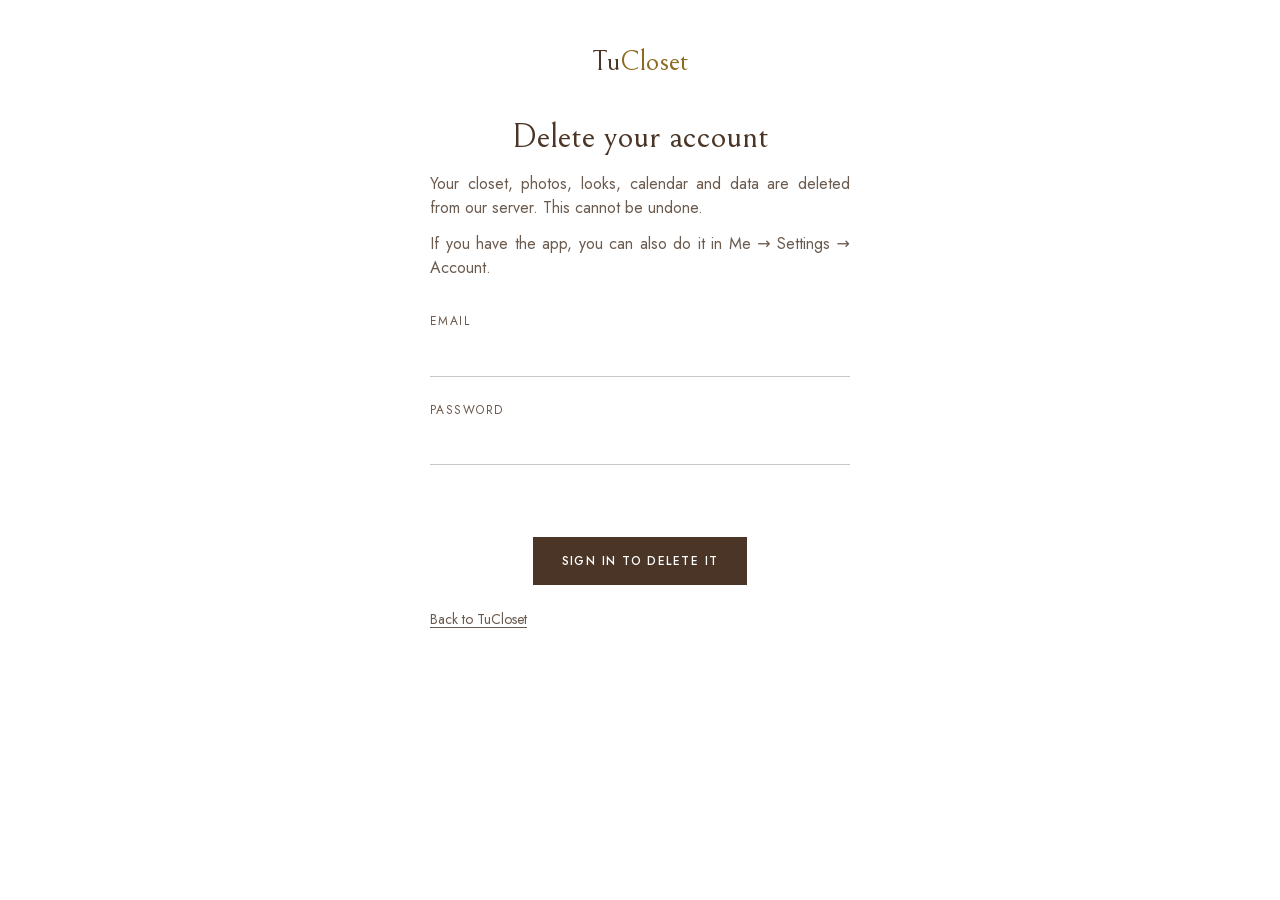
<file: borrar-cuenta.html>
<!doctype html>
<html lang="es">
<head>
<meta charset="utf-8">
<meta name="viewport" content="width=device-width, initial-scale=1, maximum-scale=1, user-scalable=no, viewport-fit=cover">
<meta name="theme-color" content="#FFFFFF">
<title>Borrar tu cuenta · TuCloset</title>
<!-- 09/11/2026 (Legal, T2): borrar la cuenta sin abrir la app, con copia antes. La citan el aviso legal y la privacidad, y las tiendas de apps la piden.
     Sin datos dentro: entra con el correo y la contraseña (y el código por correo, si toca), descarga la copia y borra con DELETE /api/cuenta. -->
<link rel="icon" href="iconos/icono-129-180.png">
<link rel="stylesheet" href="fuentes.css?v=0.123">
<style>
:root{--tinta:#4A3526;--sec:#6B5A4E;--linea:rgba(74,53,38,.28);--oro:#C9A24B;--rojo:#8E3B2E;--suave:#F6F4F1}
*{box-sizing:border-box;margin:0}
html,body{background:#fff;color:var(--tinta)}
body{font:400 16px/1.5 'Jost',system-ui,sans-serif;-webkit-font-smoothing:antialiased;padding:0 20px env(safe-area-inset-bottom)}
main{max-width:420px;margin:0 auto;padding:48px 0 64px;text-align:center}
.marca{font:400 28px/1 'Bellefair',Georgia,serif;text-decoration:none;color:inherit}
.marca b{font-weight:400;color:#8C6A1F}
h1{font:400 34px/1.15 'Bellefair',Georgia,serif;margin:40px 0 16px}
p{color:var(--sec);text-align:justify;-webkit-hyphens:auto;hyphens:auto}
p + p{margin-top:12px}
.paso{margin-top:32px}
.oculto{display:none}
label{display:block;text-align:left;font-size:12px;letter-spacing:.12em;text-transform:uppercase;color:var(--sec);margin-top:24px}
input{display:block;width:100%;font:inherit;font-size:17px;color:var(--tinta);border:0;border-bottom:1px solid var(--linea);padding:10px 0;background:none;border-radius:0}
input:focus{outline:none;border-bottom-color:var(--tinta)}
input:focus-visible{outline:2px solid var(--oro);outline-offset:4px}
.codigo{font-size:28px;letter-spacing:.3em;text-align:center}
button{font:500 12px/1 'Jost',system-ui,sans-serif;letter-spacing:.12em;text-transform:uppercase;min-height:48px;padding:0 28px;border:1px solid var(--tinta);background:#fff;color:var(--tinta);border-radius:0;cursor:pointer;margin-top:32px}
button.lleno{background:var(--tinta);color:#fff}
button.peligro{background:var(--rojo);border-color:var(--rojo);color:#fff}
button.txt{border:0;min-height:44px;padding:0 8px;margin-top:12px;text-transform:none;letter-spacing:0;font-size:15px;font-weight:400;text-decoration:underline;text-underline-offset:3px;color:var(--sec)}
button:disabled{opacity:.5;cursor:default}
button:focus-visible{outline:2px solid var(--oro);outline-offset:3px}
.lista{text-align:left;margin:20px 0 0;padding:16px 20px;background:var(--suave);list-style:none;color:var(--sec)}
.lista li + li{margin-top:6px}
.lista li::before{content:'·';margin-right:8px;color:var(--tinta)}
.error{color:var(--rojo);margin-top:16px;min-height:1.5em}
.nota{font-size:14px;margin-top:24px}
.nota a,.nota a:visited{color:var(--sec);text-underline-offset:3px}
.estado{margin-top:16px;font-size:14px}
html{touch-action:manipulation;-webkit-text-size-adjust:100%}
</style>
</head>
<body>
<main>
  <a class="marca" href="./" aria-label="TuCloset">Tu<b>Closet</b></a>
  <h1 data-t="Borrar tu cuenta|Delete your account">Borrar tu cuenta</h1>
  <p data-t="Se borran del servidor tu clóset, tus fotos, tus looks, tu calendario y tus datos. No se puede deshacer.|Your closet, photos, looks, calendar and data are deleted from our server. This cannot be undone.">Se borran del servidor tu clóset, tus fotos, tus looks, tu calendario y tus datos. No se puede deshacer.</p>
  <p data-t="Si tienes la app abierta, también puedes hacerlo en Yo → Ajustes → Cuenta.|If you have the app, you can also do it in Me → Settings → Account.">Si tienes la app abierta, también puedes hacerlo en Yo → Ajustes → Cuenta.</p>

  <form id="f-entrar" class="paso" novalidate>
    <label for="correo" data-t="Correo|Email">Correo</label>
    <input id="correo" type="email" autocomplete="username" required>
    <label for="clave" data-t="Contraseña|Password">Contraseña</label>
    <input id="clave" type="password" autocomplete="current-password" required>
    <p class="error" id="e-entrar" role="alert"></p>
    <button class="lleno" type="submit" data-t="Entrar para borrarla|Sign in to delete it">Entrar para borrarla</button>
  </form>

  <form id="f-codigo" class="paso oculto" novalidate>
    <p data-t="Te he mandado un código de 6 cifras a tu correo.|I have sent a 6-digit code to your email.">Te he mandado un código de 6 cifras a tu correo.</p>
    <label for="codigo" data-t="Código|Code">Código</label>
    <input id="codigo" class="codigo" inputmode="numeric" autocomplete="one-time-code" maxlength="6" required>
    <p class="error" id="e-codigo" role="alert"></p>
    <button class="lleno" type="submit" data-t="Confirmar|Confirm">Confirmar</button>
  </form>

  <section id="s-borrar" class="paso oculto" aria-live="polite">
    <p data-t="Antes de borrarla, guarda una copia: con ella puedes recuperar tu clóset en la app (Ajustes → Privacidad → Recuperar una copia).|Before deleting it, save a copy: you can restore your closet with it in the app (Settings → Privacy → Restore a copy).">Antes de borrarla, guarda una copia: con ella puedes recuperar tu clóset en la app (Ajustes → Privacidad → Recuperar una copia).</p>
    <button type="button" id="b-copia" data-t="Descargar mi copia|Download my copy">Descargar mi copia</button>
    <p class="estado" id="e-copia" role="status"></p>
    <div id="d-1">
      <button type="button" class="peligro" id="b-borrar" data-t="Borrar mi cuenta|Delete my account">Borrar mi cuenta</button>
    </div>
    <div id="d-2" class="oculto">
      <ul class="lista">
        <li data-t="Tu clóset y todas sus fotos|Your closet and all its photos">Tu clóset y todas sus fotos</li>
        <li data-t="Tus looks, tu calendario y tus viajes|Your looks, calendar and trips">Tus looks, tu calendario y tus viajes</li>
        <li data-t="Tu perfil, tus medidas, tu diagnóstico y tu avatar|Your profile, measurements, analysis and avatar">Tu perfil, tus medidas, tu diagnóstico y tu avatar</li>
        <li data-t="Tu correo y tu contraseña|Your email and password">Tu correo y tu contraseña</li>
      </ul>
      <button type="button" class="peligro" id="b-seguro" data-t="Sí, borrarla para siempre|Yes, delete it forever">Sí, borrarla para siempre</button>
      <br><button type="button" class="txt" id="b-no" data-t="No, mejor no|No, keep it">No, mejor no</button>
    </div>
    <p class="error" id="e-borrar" role="alert"></p>
  </section>

  <section id="s-hecho" class="paso oculto" tabindex="-1">
    <h1 data-t="Tu cuenta está borrada|Your account is deleted">Tu cuenta está borrada</h1>
    <p data-t="Ya no queda nada tuyo en nuestro servidor. Si tenías la app en un móvil, lo que quede en él puedes quitarlo borrando la app o los datos del navegador.|Nothing of yours is left on our server. If you had the app on a phone, you can remove what is left there by deleting the app or the browser data.">Ya no queda nada tuyo en nuestro servidor. Si tenías la app en un móvil, lo que quede en él puedes quitarlo borrando la app o los datos del navegador.</p>
  </section>

  <p class="nota"><a href="./" data-t="Volver a TuCloset|Back to TuCloset">Volver a TuCloset</a></p>
</main>
<script>
(() => {
  const EN = !/^es/i.test(navigator.language || 'es');
  const t = (es, en) => EN ? en : es, $ = id => document.getElementById(id);
  if (EN) { document.documentElement.lang = 'en'; document.querySelectorAll('[data-t]').forEach(e => { e.textContent = e.dataset.t.split('|')[1]; }); document.title = 'Delete your account · TuCloset'; }
  const API = (() => { try { const q = localStorage.getItem('tc_api'); if (q) return q; } catch (e) { } return /^(localhost|127\.0\.0\.1)$/.test(location.hostname) ? 'http://localhost:8787' : 'https://tucloset-api.apptucloset.workers.dev'; })();
  // el mismo identificador de móvil que la app (si la usa en este navegador, no se le pide el código otra vez)
  const disp = (() => { let d = null; try { d = localStorage.getItem('tc_disp'); } catch (e) { } if (!/^[0-9a-f]{32}$/.test(d || '')) { d = [...crypto.getRandomValues(new Uint8Array(16))].map(b => b.toString(16).padStart(2, '0')).join(''); try { localStorage.setItem('tc_disp', d); } catch (e) { } } return d; })();
  let token = null, reto = null, copia = false;
  const llamar = async (ruta, op = {}) => { const h = { ...(op.json ? { 'Content-Type': 'application/json' } : {}), ...(token ? { Authorization: 'Bearer ' + token } : {}) }; const r = await fetch(API + ruta, { method: op.method || 'GET', headers: h, body: op.json ? JSON.stringify(op.json) : undefined }); return r; };
  const ERR = { credenciales: t('El correo o la contraseña no son correctos.', 'The email or password is not correct.'), frenado: t('Demasiados intentos. Espera 15 minutos.', 'Too many attempts. Wait 15 minutes.'), codigo: t('El código no es correcto.', 'The code is not correct.'), caducado: t('El código ha caducado. Vuelve a entrar.', 'The code has expired. Sign in again.'), intentos: t('Demasiados intentos. Vuelve a entrar.', 'Too many attempts. Sign in again.'), envio: t('No he podido mandarte el código. Prueba otra vez.', 'I could not send you the code. Try again.'), red: t('Sin conexión. Prueba otra vez.', 'No connection. Try again.') };
  const listo = d => { token = d.token; $('f-entrar').classList.add('oculto'); $('f-codigo').classList.add('oculto'); $('s-borrar').classList.remove('oculto'); $('b-copia').focus(); };
  $('f-entrar').onsubmit = async ev => {
    ev.preventDefault(); const b = ev.submitter || ev.target.querySelector('button'); $('e-entrar').textContent = '';
    if (!$('correo').value.trim() || !$('clave').value) { $('e-entrar').textContent = t('Escribe tu correo y tu contraseña.', 'Enter your email and password.'); return; }
    b.disabled = true;
    try {
      const r = await llamar('/api/entrar', { method: 'POST', json: { correo: $('correo').value, clave: $('clave').value, disp, en: EN ? 1 : 0 } }), d = await r.json().catch(() => ({}));
      if (d.token) return listo(d);
      if (d.codigo) { reto = d.reto; $('f-entrar').classList.add('oculto'); $('f-codigo').classList.remove('oculto'); $('codigo').focus(); return; }
      $('e-entrar').textContent = ERR[d.error] || ERR.red;
    } catch (e) { $('e-entrar').textContent = ERR.red; } finally { b.disabled = false; }
  };
  $('f-codigo').onsubmit = async ev => {
    ev.preventDefault(); const b = ev.submitter || ev.target.querySelector('button'); $('e-codigo').textContent = ''; b.disabled = true;
    try {
      const r = await llamar('/api/codigo', { method: 'POST', json: { reto, codigo: $('codigo').value, disp } }), d = await r.json().catch(() => ({}));
      if (d.token) return listo(d);
      if (d.error === 'caducado' || d.error === 'intentos') { $('f-codigo').classList.add('oculto'); $('f-entrar').classList.remove('oculto'); $('e-entrar').textContent = ERR[d.error]; return; }
      $('e-codigo').textContent = ERR[d.error] || ERR.red;
    } catch (e) { $('e-codigo').textContent = ERR.red; } finally { b.disabled = false; }
  };
  // la copia, en el formato de «Descargar una copia» de la app: cada prenda con su foto dentro (la de catálogo si la tiene); la app la recupera tal cual
  const aDatos = b => new Promise(r => { const f = new FileReader(); f.onload = () => r(f.result); f.onerror = () => r(null); f.readAsDataURL(b); });
  $('b-copia').onclick = async () => {
    const b = $('b-copia'), e = $('e-copia'); b.disabled = true; e.textContent = t('Preparando tu copia…', 'Preparing your copy…');
    try {
      const r = await llamar('/api/datos'); if (!r.ok) throw 0; const { doc } = await r.json(); const d = doc || {}, pr = d.prendas || [], fuera = ['nube', 'nubeO', 'nubeC', 'conCat', 'fotoSub', 'fotoSubO', 'cat', 'original', 'catProp'];
      let hechas = 0; const salida = new Array(pr.length);
      const una = async i => { const p = pr[i], q = { ...p }; fuera.forEach(k => delete q[k]); q.foto = null;
        for (const suf of p.conCat ? ['-c', ''] : ['']) { if (!p.conCat && !p.nube) break; const f = await llamar('/api/foto/' + encodeURIComponent(p.id) + suf).catch(() => null); if (f?.ok) { q.foto = await aDatos(await f.blob()); break; } }
        salida[i] = q; hechas++; e.textContent = t(`Preparando tu copia… ${hechas} de ${pr.length} prendas`, `Preparing your copy… ${hechas} of ${pr.length} garments`); };
      let sig = 0; await Promise.all([0, 1, 2, 3].map(async () => { while (sig < pr.length) await una(sig++); }));
      const datos = { version: 'tucloset-web-0.5', fecha: new Date().toISOString(), perfil: { ...(d.perfil || {}), selfie: null, cuerpo: null, avatar: null }, prendas: salida, conjuntos: d.conjuntos || [], agenda: d.agenda || {} };
      const a = document.createElement('a'); a.href = URL.createObjectURL(new Blob([JSON.stringify(datos)], { type: 'application/json' })); a.download = `tucloset-copia-${new Date().toISOString().slice(0, 10)}.json`; document.body.append(a); a.click(); a.remove();
      copia = true; e.textContent = t(`Copia descargada: ${pr.length} prendas.`, `Copy downloaded: ${pr.length} garments.`);
    } catch (x) { e.textContent = t('No he podido preparar la copia. Prueba otra vez.', 'I could not prepare the copy. Try again.'); } finally { b.disabled = false; }
  };
  $('b-borrar').onclick = () => { $('d-1').classList.add('oculto'); $('d-2').classList.remove('oculto'); $('e-borrar').textContent = copia ? '' : t('Aún no has descargado tu copia.', 'You have not downloaded your copy yet.'); $('b-no').focus(); };
  $('b-no').onclick = () => { $('d-2').classList.add('oculto'); $('d-1').classList.remove('oculto'); $('e-borrar').textContent = ''; $('b-borrar').focus(); };
  $('b-seguro').onclick = async () => {
    const b = $('b-seguro'); b.disabled = true; $('e-borrar').textContent = '';
    try {
      const r = await llamar('/api/cuenta', { method: 'DELETE' }); if (!r.ok) throw 0;
      token = null; try { ['tc_cuenta', 'tc_nube_ver', 'tc_nube_ids', 'tc_nube_borradas', 'tc_nube_cuando', 'tc_dueno', 'tc_reinicio'].forEach(k => localStorage.removeItem(k)); } catch (e) { }
      $('s-borrar').classList.add('oculto'); $('s-hecho').classList.remove('oculto'); $('s-hecho').focus();
    } catch (e) { $('e-borrar').textContent = t('No se ha podido borrar. Prueba otra vez.', 'Could not delete it. Try again.'); b.disabled = false; }
  };
})();
</script>
<script>/* 19/11, noche (Gabriela: «que todas las app sean estáticas, no se aumente el zoom»): sin pellizco ni doble toque en iPhone */['gesturestart','gesturechange'].forEach(ev=>document.addEventListener(ev,e=>e.preventDefault(),{passive:false}))</script>
</body>
</html>
</file>
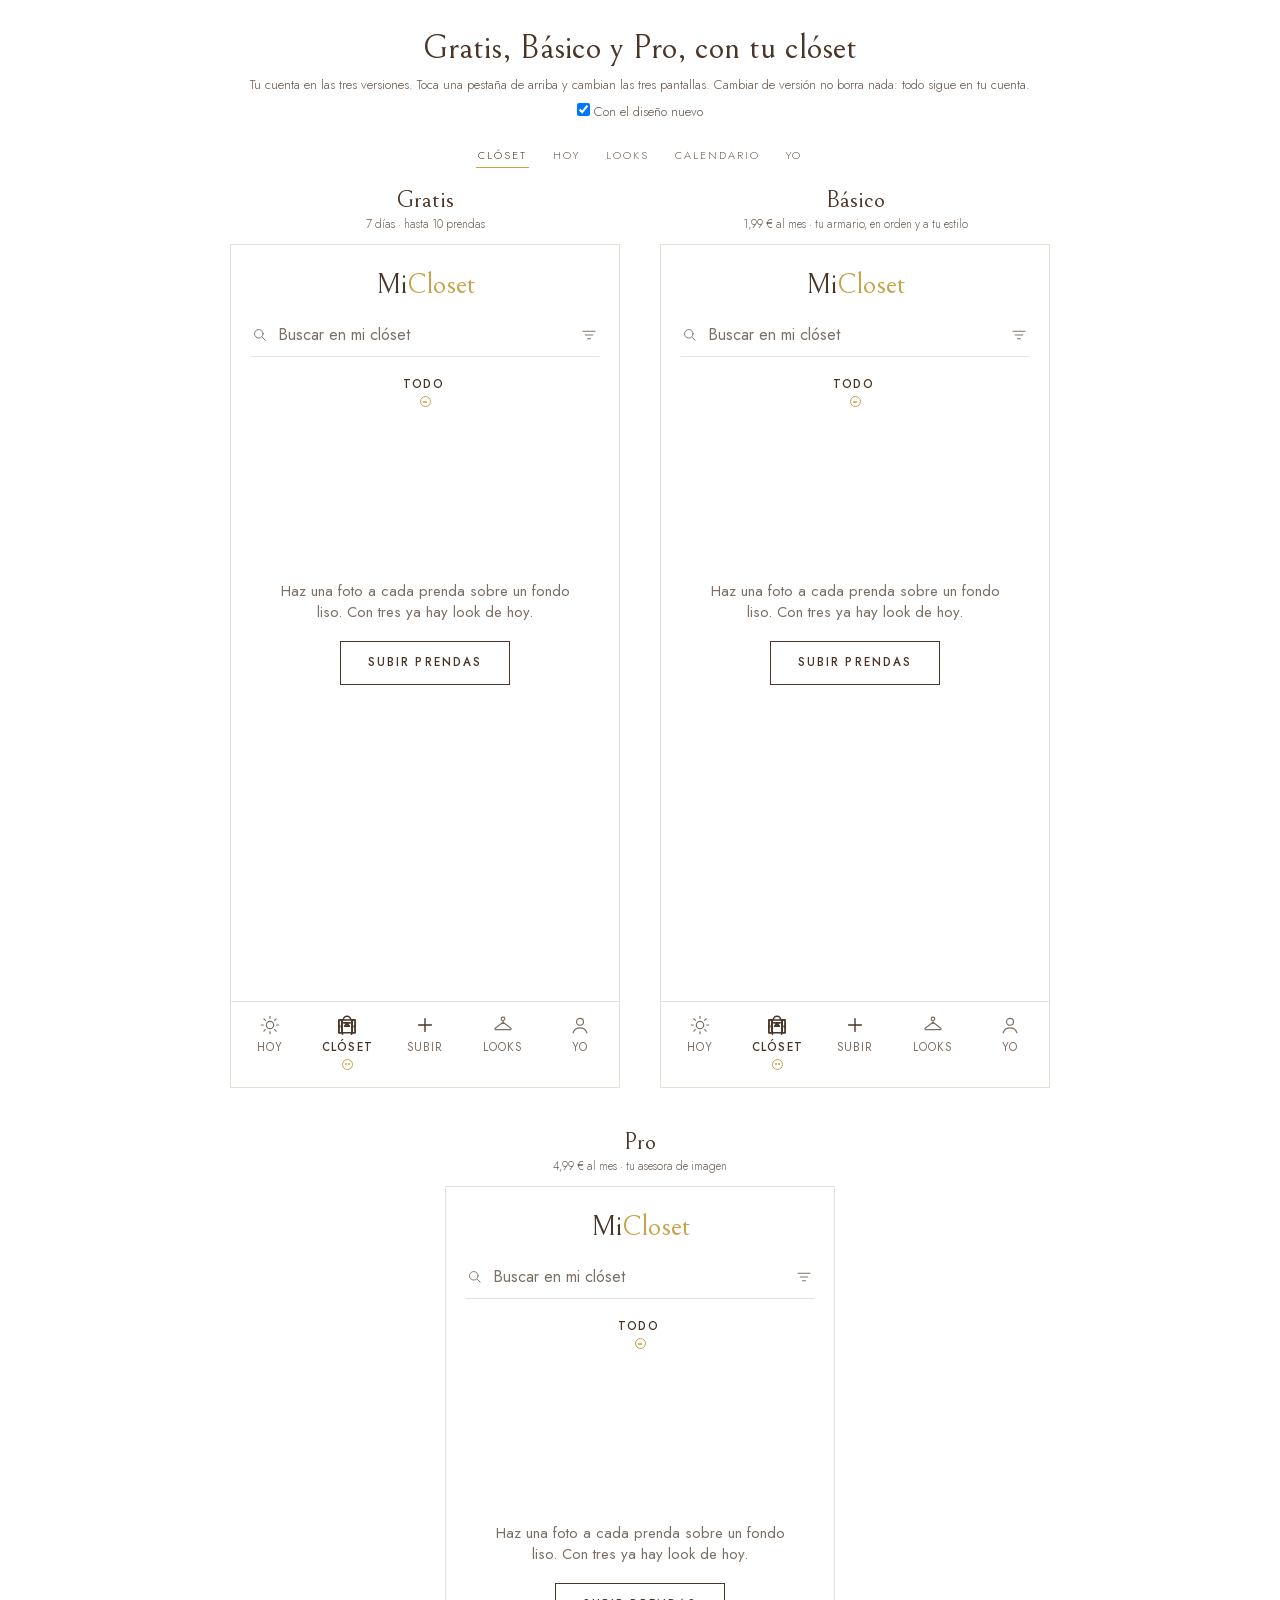
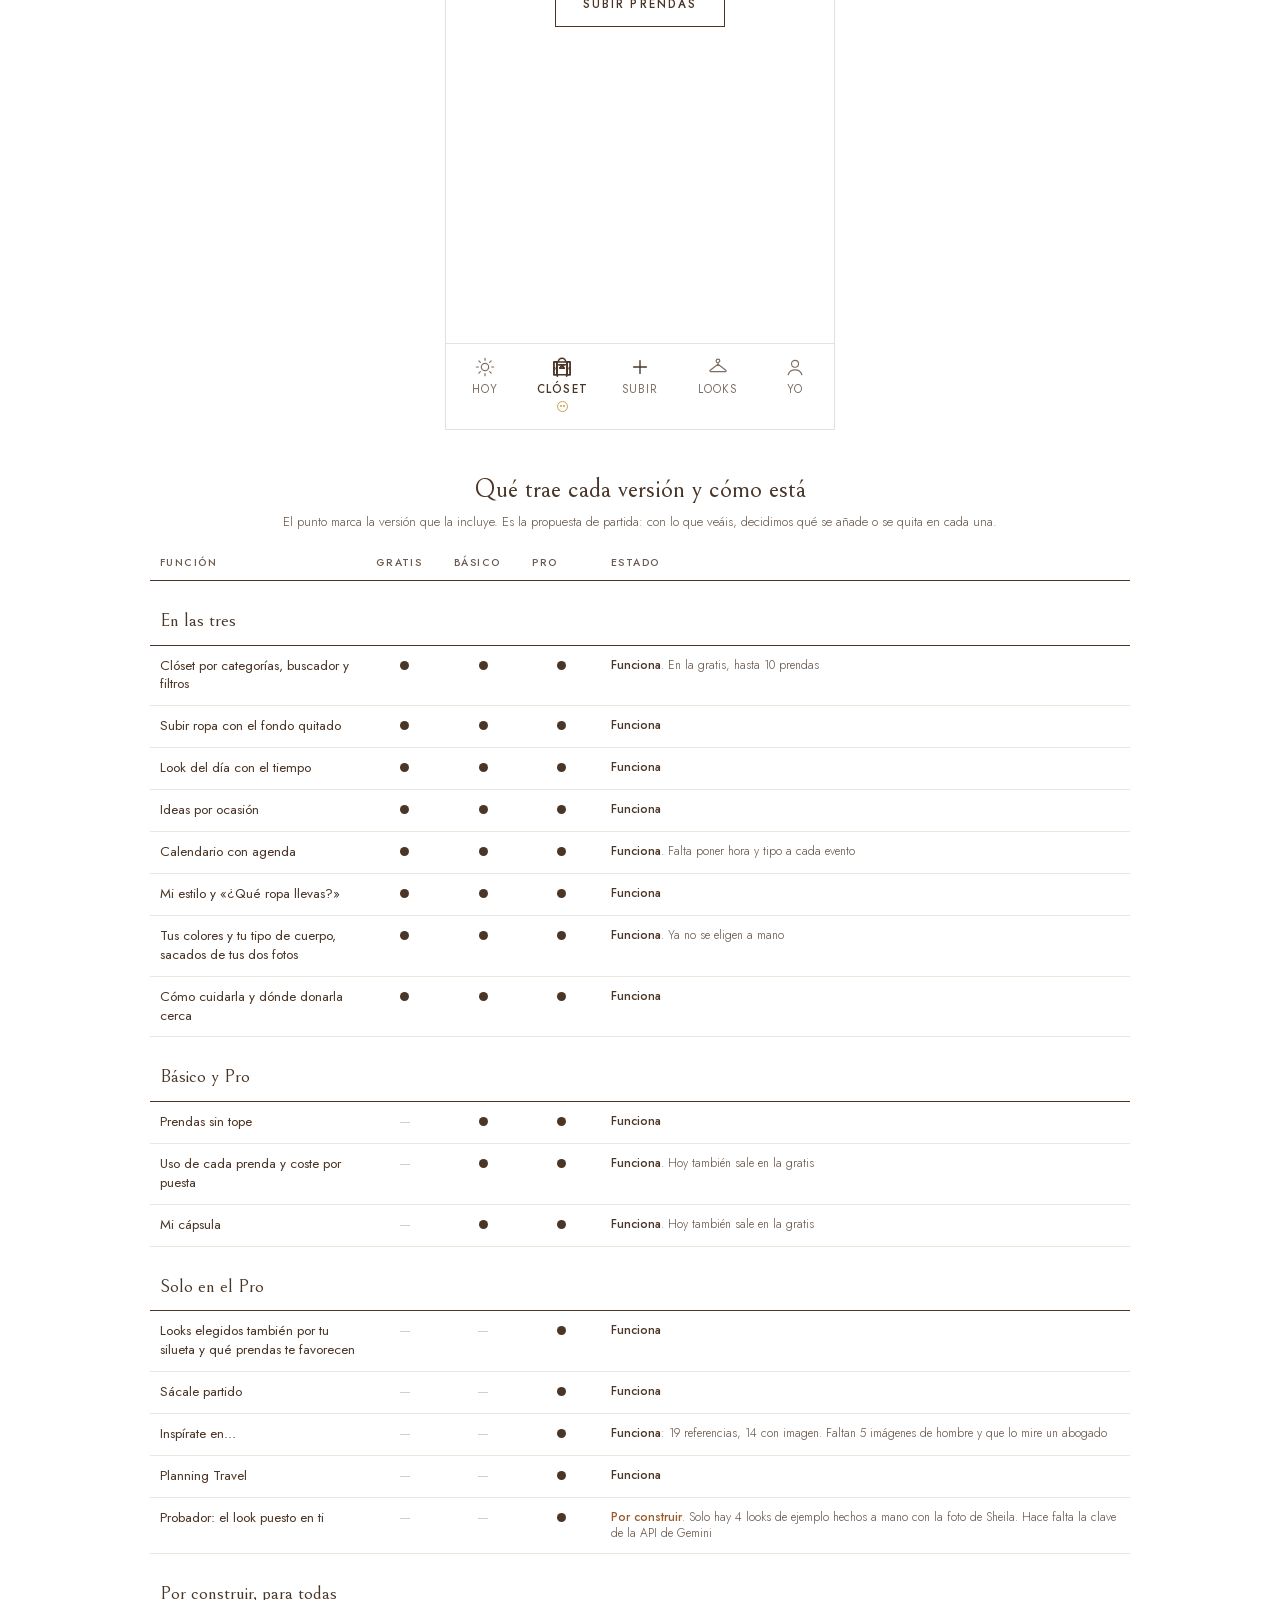
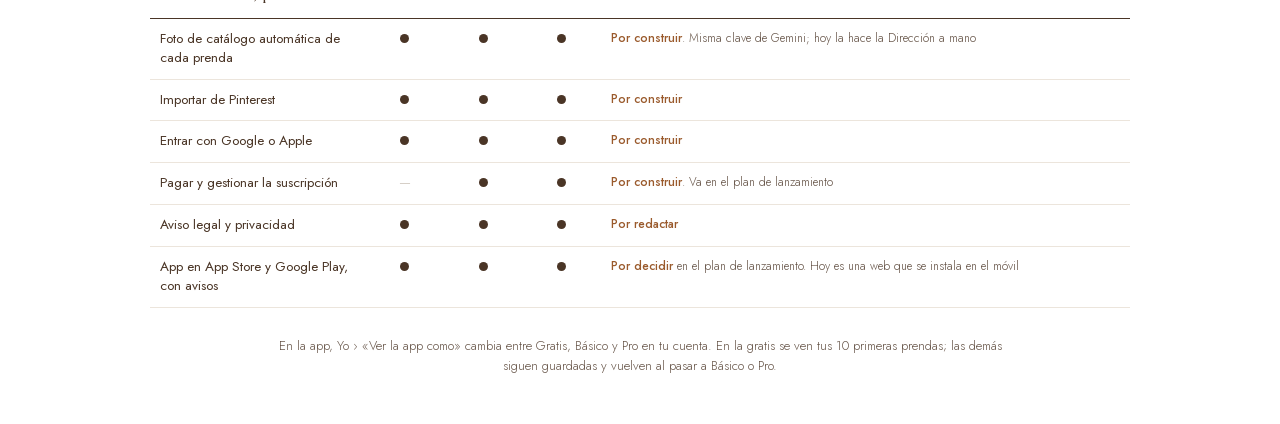
<file: comparar.html>
<!doctype html>
<html lang="es"><head><meta charset="utf-8"><meta name="viewport" content="width=device-width,initial-scale=1">
<meta name="robots" content="noindex">
<title>Gratis, Básico y Pro</title>
<link rel="stylesheet" href="fuentes.css?v=0.123">
<!-- 0.111 (Gabriela, 28/10: «el resto de funciones de la app en versión pro ¿dónde salen? quiero una comparación general de la app en esas dos versiones»; «y mi cuenta ábrelo también»):
     las dos versiones a la vez con la cuenta de quien la abre (mismo dominio que la app) y, debajo, qué trae cada plan, dónde está y en qué punto está -->
<style>
:root{--nogal:#4A3526;--oro:#C9A24B;--sec:#6B5A4E;--linea:#ECE5DC;--gris:#F7F4F0}
*{box-sizing:border-box;margin:0}
body{background:#fff;color:var(--nogal);font-family:Jost,system-ui,sans-serif;font-weight:300;min-height:100vh;padding:28px 16px 48px}
h1{font-family:Bellefair,serif;font-weight:400;font-size:34px;text-align:center}
h2{font-family:Bellefair,serif;font-weight:400;font-size:26px;text-align:center;margin:44px 0 6px}
.sub{text-align:center;font-size:13px;color:var(--sec);margin-top:8px}
nav{display:flex;justify-content:center;gap:22px;margin:22px 0 18px;flex-wrap:wrap}
nav button{font:inherit;font-size:11px;letter-spacing:.18em;text-transform:uppercase;background:none;border:0;border-bottom:1px solid transparent;padding:4px 2px;color:var(--sec);cursor:pointer}
nav button.on{color:var(--nogal);border-bottom-color:var(--oro)}
.par{display:flex;justify-content:center;gap:40px;flex-wrap:wrap}
figure{display:grid;justify-items:center;gap:12px}
figcaption{font-family:Bellefair,serif;font-size:24px;text-align:center}
figcaption span{display:block;font-family:Jost,sans-serif;font-size:11.5px;color:var(--sec);margin-top:2px}
iframe{width:390px;height:844px;max-width:calc(100vw - 32px);border:1px solid #e6dfd6;background:#fff}
table{border-collapse:collapse;margin:14px auto 0;width:100%;max-width:980px;font-size:13.5px}
th{font-weight:500;font-size:10.5px;letter-spacing:.14em;text-transform:uppercase;color:var(--sec);text-align:left;padding:10px 10px;border-bottom:1px solid var(--nogal)}
td{padding:11px 10px;border-bottom:1px solid var(--linea);vertical-align:top;line-height:1.4}
td:first-child{font-weight:400;width:22%}
td.si,td.no{text-align:center;width:8%}
td.si::before{content:'';display:inline-block;width:9px;height:9px;border-radius:50%;background:var(--nogal)}
td.no::before{content:'—';color:#c9bfb4}
tr.grupo td{font-family:Bellefair,serif;font-size:19px;font-weight:400;padding-top:26px;border-bottom:1px solid var(--nogal)}
.est{font-size:12px;color:var(--sec)}
.est b{font-weight:500;color:var(--nogal)}
.est.falta b{color:#9a5a2c}
.nota{max-width:760px;margin:28px auto 0;font-size:13px;color:var(--sec);line-height:1.55;text-align:center}
.nota b{color:var(--nogal);font-weight:500}
@media (max-width:640px){table{font-size:12.5px}td,th{padding:9px 6px}td:first-child{width:auto}}
</style></head><body>
<h1>Gratis, Básico y Pro, con tu clóset</h1>
<p class="sub">Tu cuenta en las tres versiones. Toca una pestaña de arriba y cambian las tres pantallas. Cambiar de versión no borra nada: todo sigue en tu cuenta.</p>
<p class="sub" id="modo"><label><input type="checkbox" id="p012" checked> Con el diseño nuevo</label></p>
<nav id="nav"><button data-p="closet" class="on">Clóset</button><button data-p="hoy">Hoy</button><button data-p="looks">Looks</button><button data-p="cal">Calendario</button><button data-p="yo">Yo</button></nav>
<div class="par">
  <figure><figcaption>Gratis<span>7 días · hasta 10 prendas</span></figcaption><iframe id="fg" title="Gratis"></iframe></figure>
  <figure><figcaption>Básico<span>1,99 € al mes · tu armario, en orden y a tu estilo</span></figcaption><iframe id="fb" title="Básico"></iframe></figure>
  <figure><figcaption>Pro<span>4,99 € al mes · tu asesora de imagen</span></figcaption><iframe id="fp" title="Pro"></iframe></figure>
</div>

<h2>Qué trae cada versión y cómo está</h2>
<p class="sub">El punto marca la versión que la incluye. Es la propuesta de partida: con lo que veáis, decidimos qué se añade o se quita en cada una.</p>
<table>
<thead><tr><th>Función</th><th>Gratis</th><th>Básico</th><th>Pro</th><th>Estado</th></tr></thead>
<tbody>
<tr class="grupo"><td colspan="5">En las tres</td></tr>
<tr><td>Clóset por categorías, buscador y filtros</td><td class="si"></td><td class="si"></td><td class="si"></td><td class="est"><b>Funciona</b>. En la gratis, hasta 10 prendas</td></tr>
<tr><td>Subir ropa con el fondo quitado</td><td class="si"></td><td class="si"></td><td class="si"></td><td class="est"><b>Funciona</b></td></tr>
<tr><td>Look del día con el tiempo</td><td class="si"></td><td class="si"></td><td class="si"></td><td class="est"><b>Funciona</b></td></tr>
<tr><td>Ideas por ocasión</td><td class="si"></td><td class="si"></td><td class="si"></td><td class="est"><b>Funciona</b></td></tr>
<tr><td>Calendario con agenda</td><td class="si"></td><td class="si"></td><td class="si"></td><td class="est"><b>Funciona</b>. Falta poner hora y tipo a cada evento</td></tr>
<tr><td>Mi estilo y «¿Qué ropa llevas?»</td><td class="si"></td><td class="si"></td><td class="si"></td><td class="est"><b>Funciona</b></td></tr>
<tr><td>Tus colores y tu tipo de cuerpo, sacados de tus dos fotos</td><td class="si"></td><td class="si"></td><td class="si"></td><td class="est"><b>Funciona</b>. Ya no se eligen a mano</td></tr>
<tr><td>Cómo cuidarla y dónde donarla cerca</td><td class="si"></td><td class="si"></td><td class="si"></td><td class="est"><b>Funciona</b></td></tr>
<tr class="grupo"><td colspan="5">Básico y Pro</td></tr>
<tr><td>Prendas sin tope</td><td class="no"></td><td class="si"></td><td class="si"></td><td class="est"><b>Funciona</b></td></tr>
<tr><td>Uso de cada prenda y coste por puesta</td><td class="no"></td><td class="si"></td><td class="si"></td><td class="est"><b>Funciona</b>. Hoy también sale en la gratis</td></tr>
<tr><td>Mi cápsula</td><td class="no"></td><td class="si"></td><td class="si"></td><td class="est"><b>Funciona</b>. Hoy también sale en la gratis</td></tr>
<tr class="grupo"><td colspan="5">Solo en el Pro</td></tr>
<tr><td>Looks elegidos también por tu silueta y qué prendas te favorecen</td><td class="no"></td><td class="no"></td><td class="si"></td><td class="est"><b>Funciona</b></td></tr>
<tr><td>Sácale partido</td><td class="no"></td><td class="no"></td><td class="si"></td><td class="est"><b>Funciona</b></td></tr>
<tr><td>Inspírate en…</td><td class="no"></td><td class="no"></td><td class="si"></td><td class="est"><b>Funciona</b>: 19 referencias, 14 con imagen. Faltan 5 imágenes de hombre y que lo mire un abogado</td></tr>
<tr><td>Planning Travel</td><td class="no"></td><td class="no"></td><td class="si"></td><td class="est"><b>Funciona</b></td></tr>
<tr><td>Probador: el look puesto en ti</td><td class="no"></td><td class="no"></td><td class="si"></td><td class="est falta"><b>Por construir</b>. Solo hay 4 looks de ejemplo hechos a mano con la foto de Sheila. Hace falta la clave de la API de Gemini</td></tr>
<tr class="grupo"><td colspan="5">Por construir, para todas</td></tr>
<tr><td>Foto de catálogo automática de cada prenda</td><td class="si"></td><td class="si"></td><td class="si"></td><td class="est falta"><b>Por construir</b>. Misma clave de Gemini; hoy la hace la Dirección a mano</td></tr>
<tr><td>Importar de Pinterest</td><td class="si"></td><td class="si"></td><td class="si"></td><td class="est falta"><b>Por construir</b></td></tr>
<tr><td>Entrar con Google o Apple</td><td class="si"></td><td class="si"></td><td class="si"></td><td class="est falta"><b>Por construir</b></td></tr>
<tr><td>Pagar y gestionar la suscripción</td><td class="no"></td><td class="si"></td><td class="si"></td><td class="est falta"><b>Por construir</b>. Va en el plan de lanzamiento</td></tr>
<tr><td>Aviso legal y privacidad</td><td class="si"></td><td class="si"></td><td class="si"></td><td class="est falta"><b>Por redactar</b></td></tr>
<tr><td>App en App Store y Google Play, con avisos</td><td class="si"></td><td class="si"></td><td class="si"></td><td class="est falta"><b>Por decidir</b> en el plan de lanzamiento. Hoy es una web que se instala en el móvil</td></tr>
</tbody></table>
<p class="nota">En la app, Yo › «Ver la app como» cambia entre Gratis, Básico y Pro en tu cuenta. En la gratis se ven tus 10 primeras prendas; las demás siguen guardadas y vuelven al pasar a Básico o Pro.</p>
<script>
const base = new URL('index.html', location.href).href + '?repaso=0';
const ir = p => {
  const pr = document.getElementById('p012').checked, q = (pr ? 'ver=atelier&' : 'ver=clasico&') + (p === 'cal' ? 'pantalla=looks&lk=cal' : p === 'looks' ? 'pantalla=looks&lk=ideas' : 'pantalla=' + p);
  fg.src = base + '&plan=gratis&' + q; fb.src = base + '&plan=basico&' + q; fp.src = base + '&plan=pro&' + q;
  nav.querySelectorAll('button').forEach(b => b.classList.toggle('on', b.dataset.p === p));
};
nav.onclick = e => { const b = e.target.closest('button'); if (b) ir(b.dataset.p); };
document.getElementById('p012').onchange = () => ir(nav.querySelector('.on')?.dataset.p || 'closet');
ir('closet');
</script>
</body></html>
</file>
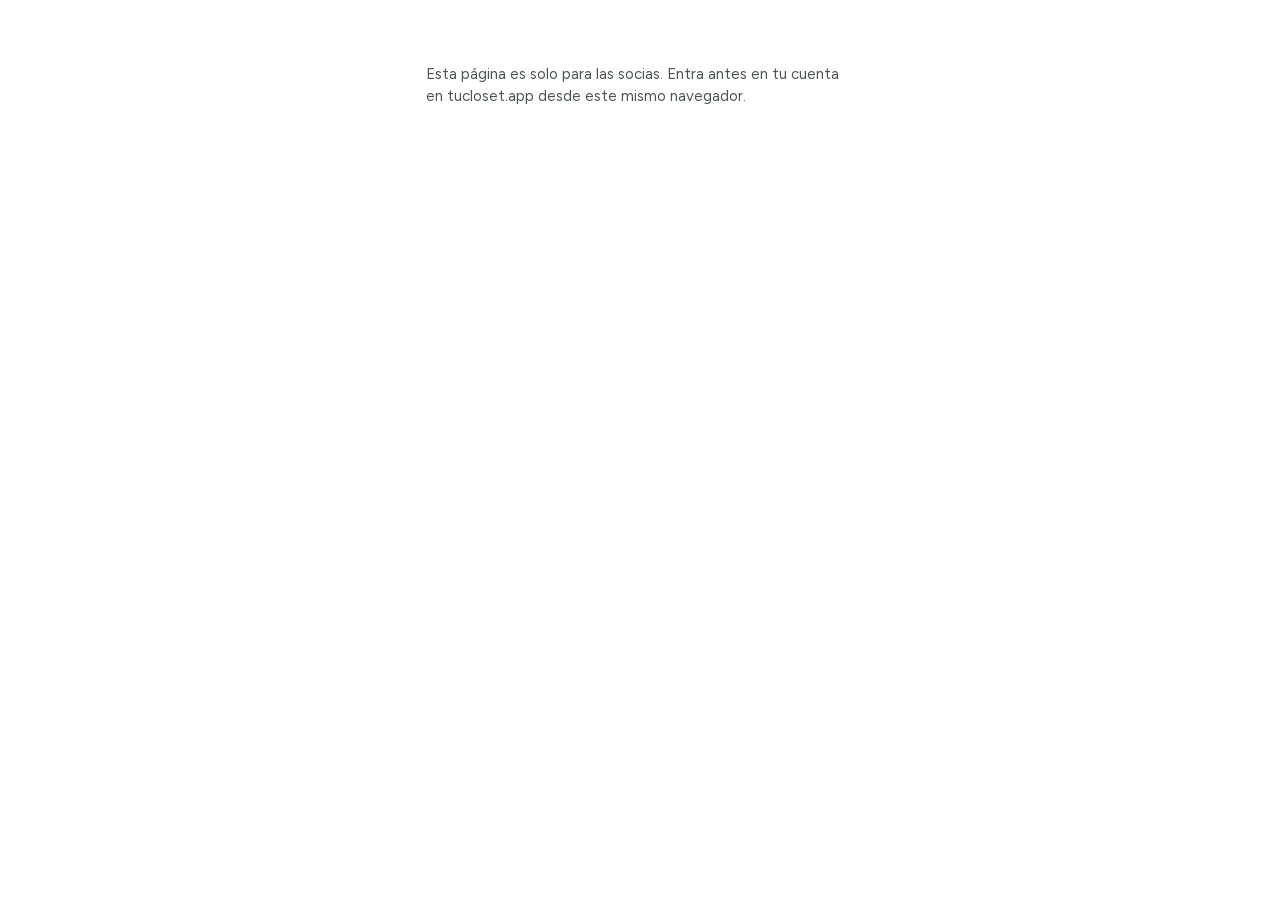
<file: control-opciones.html>
<!doctype html>
<html lang="es">
<head>
<meta charset="utf-8">
<meta name="viewport" content="width=device-width, initial-scale=1, viewport-fit=cover">
<meta name="robots" content="noindex, nofollow">
<meta name="color-scheme" content="only light">
<meta name="theme-color" content="#FFFFFF">
<title>Colores del centro</title>
<link rel="icon" href="iconos/icono-129-180.png">
<link rel="stylesheet" href="fuentes.css?v=0.123">
<!-- 04/11/2026 (Gabriela: «un sistema de control de la empresa… donde sepamos el estado de todo»). Solo para las socias: los datos llegan de /api/control
     con su sesión de la app; esta página no lleva ningún dato dentro.
     11/11: diseño común de los centros de control (Coordinación de marketing, versión 1: control/kit/centro-comun.css): solo cambia el bloque «Marca»
     (nogal, Bellefair y dorado solo en el logo). Cinco pestañas: Inicio, Cifras, Dinero, Redes y Más. Infraestructura por fase en Más (Gabriela, 11/11).
     Copias anteriores: prototipo/control.html.antes-comun, .antes-graficos. -->
<style>
/* latin-ext */
@font-face {
  font-family: 'Figtree';
  font-style: normal;
  font-weight: 400 700;
  font-display: swap;
  src: url(fuentes/figtree-normal-latin-ext-00c37195.woff2) format('woff2');
  unicode-range: U+0100-02BA, U+02BD-02C5, U+02C7-02CC, U+02CE-02D7, U+02DD-02FF, U+0304, U+0308, U+0329, U+1D00-1DBF, U+1E00-1E9F, U+1EF2-1EFF, U+2020, U+20A0-20AB, U+20AD-20C4, U+2113, U+2C60-2C7F, U+A720-A7FF;
}
/* latin */
@font-face {
  font-family: 'Figtree';
  font-style: normal;
  font-weight: 400 700;
  font-display: swap;
  src: url(fuentes/figtree-normal-latin-eddba2ef.woff2) format('woff2');
  unicode-range: U+0000-00FF, U+0131, U+0152-0153, U+02BB-02BC, U+02C6, U+02DA, U+02DC, U+0304, U+0308, U+0329, U+2000-206F, U+20AC, U+2122, U+2191, U+2193, U+2212, U+2215, U+FEFF, U+FFFD;
}
/* Centro de control: estilo común de todos los proyectos (coordinación de marketing, 11/11/2026).
   Sale del Centro de control general de Gabriela (control/centro-de-control.plantilla.html), que es la referencia viva.
   Cada proyecto lo copia en su web (no se enlaza entre dominios), con Figtree alojada en su web en woff2 (nada de Google Fonts) y SOLO cambia el bloque «Marca» de :root y el logo.
   Siempre en modo claro. */
:root {
  color-scheme: light;
  /* Marca: lo único que cambia cada proyecto */
  --acento: #4A3526;        /* TuCloset: nogal (11,5:1 sobre blanco) */
  --acento-tinta: #ffffff;
  --f-marca: 'Bellefair', Georgia, serif; /* solo en el logo */
  --oro: #C9A24B;           /* TuCloset: el dorado, solo en el logo (2,4:1: nunca en texto) */
  /* Común: no se toca */
  --bg: #ffffff; --ink: #0f1412; --ink-2: #4d5551; --ink-3: #6b7370; --line: #e6e9e7; --grid: #eff1f0; --soft: #f6f7f6;
  --good: #0ca30c; --warn: #fab219; --crit: #d03b3b; /* solo en puntos, barras y flechas, nunca en texto */
  --good-t: #0b7a0b;  /* verde para texto (5,5:1); el ámbar no va nunca en texto */
  --f-body: "Figtree", "Helvetica Neue", system-ui, sans-serif;
  --nav-h: 60px;
}
* { box-sizing: border-box; }
body { margin: 0; background: var(--bg); color: var(--ink); font-family: var(--f-body); font-size: 15px; line-height: 1.45; -webkit-text-size-adjust: 100%; }
a { color: inherit; }
:focus-visible { outline: 2px solid var(--ink); outline-offset: 2px; border-radius: 6px; }
.ic { width: 20px; height: 20px; flex: none; fill: none; stroke: currentColor; stroke-width: 1.7; stroke-linecap: round; stroke-linejoin: round; }

/* Página */
main { max-width: 1040px; margin: 0 auto; display: grid; gap: 14px; align-content: start; padding: 22px max(16px, env(safe-area-inset-right, 0px)) calc(var(--nav-h) + env(safe-area-inset-bottom, 0px) + 28px) max(16px, env(safe-area-inset-left, 0px)); }
main > * { min-width: 0; }
.cc-top { display: flex; align-items: center; gap: 10px; }
.cc-top img { height: 28px; width: auto; }
.cc-top b { font-family: var(--f-marca); font-size: 1rem; font-weight: 700; }
.cc-top span { margin-left: auto; font-size: .72rem; color: var(--ink-3); }
.head h1 { font-size: 1.6rem; font-weight: 700; line-height: 1.1; margin: 0; letter-spacing: -0.02em; }
.label { font-size: .7rem; font-weight: 600; letter-spacing: .08em; text-transform: uppercase; color: var(--ink-3); }
.dash { display: grid; gap: 14px; }
@media (min-width: 900px) { .dash { grid-template-columns: repeat(2, minmax(0, 1fr)); } .dash .wide { grid-column: 1 / -1; } }

/* Tarjeta */
.card { background: #fff; border: 1px solid var(--line); border-radius: 16px; padding: 16px; display: grid; gap: 12px; align-content: start; min-width: 0; }
.card > * { min-width: 0; }
.card-h { display: flex; align-items: baseline; justify-content: space-between; gap: 12px; }
.card-h h2 { margin: 0; font-size: .98rem; font-weight: 700; }
.card-h .count { font-size: .8rem; font-weight: 600; color: var(--ink-3); margin-left: 6px; }
.more { color: var(--ink-2); font-weight: 600; font-size: .84rem; text-decoration: none; }

/* Lo siguiente: casilla de fecha + una línea */
.next { grid-template-columns: 68px minmax(0, 1fr); align-items: center; gap: 14px; border-color: var(--acento); }
.dtile { border: 1.5px solid var(--acento); border-radius: 14px; display: grid; justify-items: center; padding: 7px 0 8px; line-height: 1.05; }
.dtile small { font-size: .62rem; font-weight: 700; letter-spacing: .08em; text-transform: uppercase; color: var(--ink-2); }
.dtile b { font-size: 1.7rem; font-weight: 700; font-variant-numeric: tabular-nums; }
.dtile span { font-size: .72rem; font-weight: 600; font-variant-numeric: tabular-nums; margin-top: 3px; }
.next-title { font-size: 1.06rem; font-weight: 600; line-height: 1.28; }
.rel { font-size: .7rem; font-weight: 700; color: var(--acento-tinta); background: var(--acento); padding: 1px 8px; border-radius: 99px; }

/* Cifras: 3 o 4, cifra grande y etiqueta corta */
.kpis { display: grid; grid-template-columns: repeat(auto-fit, minmax(100px, 1fr)); gap: 10px; }
.kpi { border: 1px solid var(--line); border-radius: 16px; padding: 12px 13px; display: grid; gap: 4px; text-decoration: none; align-content: start; }
.kpi .ic { width: 18px; height: 18px; color: var(--ink-3); }
.kpi b { font-size: 1.6rem; font-weight: 600; line-height: 1.05; font-variant-numeric: tabular-nums; }
.kpi span { font-size: .74rem; color: var(--ink-2); line-height: 1.2; }
.kpi .up, .kpi .down { font-size: .74rem; color: var(--ink-2); } /* el número en tinta; el color, solo en la flecha */
.kpi .up::before { content: "▲ "; color: var(--good); } .kpi .down::before { content: "▼ "; color: var(--crit); }
.meter { height: 8px; border-radius: 99px; background: var(--grid); overflow: hidden; }
.meter i { display: block; height: 100%; background: var(--acento); border-radius: 99px; }
.meter.warn i { background: var(--warn); } .meter.crit i { background: var(--crit); }

/* Listas de una línea: qué · quién · fecha; el detalle, al tocar */
.rows { display: grid; }
.trow { display: flex; align-items: center; gap: 10px; padding: 10px 0; border-top: 1px solid var(--line); text-decoration: none; min-width: 0; }
.rows > .trow:first-child { border-top: 0; padding-top: 2px; }
.trow b { flex: 1; min-width: 0; font-weight: 500; line-height: 1.3; }
.trow small { font-size: .74rem; color: var(--ink-3); white-space: nowrap; }
details.md summary { cursor: pointer; font-weight: 600; font-size: .88rem; color: var(--ink-2); }

/* Estado: siempre punto de color + texto */
.status { display: inline-flex; align-items: center; gap: 6px; font-size: .76rem; font-weight: 600; color: var(--ink-2); white-space: nowrap; }
.status::before { content: ""; width: 7px; height: 7px; border-radius: 50%; background: var(--ink-3); }
.status.ok::before { background: var(--good); } .status.mid::before { background: var(--warn); } .status.no::before { background: var(--crit); }

/* Filtros */
.chips { display: flex; gap: 4px; overflow-x: auto; scrollbar-width: none; }
.chip-btn { flex: none; font-size: .84rem; font-weight: 600; padding: 6px 12px; border-radius: 99px; border: 1px solid var(--line); background: #fff; color: var(--ink-2); cursor: pointer; }
.chip-btn[aria-pressed="true"] { background: var(--acento); border-color: var(--acento); color: var(--acento-tinta); }
.seg-c { display: inline-grid; grid-auto-flow: column; background: var(--soft); border-radius: 10px; padding: 3px; gap: 2px; }
.seg-c button { font: inherit; font-weight: 600; font-size: .84rem; border: 0; background: transparent; color: var(--ink-2); padding: 6px 12px; border-radius: 8px; cursor: pointer; }
.seg-c button[aria-pressed="true"] { background: #fff; color: var(--ink); box-shadow: 0 0 0 1px var(--line); }
.btn { display: flex; align-items: center; justify-content: center; gap: 8px; width: 100%; font-weight: 600; padding: 11px 14px; border-radius: 12px; background: var(--acento); color: var(--acento-tinta); text-decoration: none; border: 0; cursor: pointer; }

/* Gráficos (SVG): marcas finas, rejilla tenue, texto en tinta, leyenda con 2 series o más */
.chart svg { display: block; overflow: visible; }
.chart .ax { font-size: 10.5px; fill: var(--ink-3); }
.chart .gl { stroke: var(--grid); }
.chart .base { stroke: var(--line); }
.chart .val { font-size: 11px; font-weight: 600; fill: var(--ink); }
.legend { display: flex; flex-wrap: wrap; gap: 4px 14px; font-size: .78rem; color: var(--ink-2); }
.legend i { width: 9px; height: 9px; border-radius: 3px; background: var(--c); display: inline-block; margin-right: 6px; }
details.data summary { cursor: pointer; font-size: .78rem; font-weight: 600; color: var(--ink-2); }
details.data table { margin-top: 8px; }
table { border-collapse: collapse; width: 100%; font-size: .84rem; }
th, td { padding: 10px 6px; border-bottom: 1px solid var(--line); text-align: center; white-space: nowrap; }
th { font-size: .66rem; font-weight: 700; letter-spacing: .06em; text-transform: uppercase; color: var(--ink-3); }
th:first-child, td:first-child { text-align: left; padding-left: 0; }
.cell { display: inline-block; width: 14px; height: 14px; border-radius: 50%; }
.cell.ok { background: var(--good); } .cell.mid { background: var(--warn); } .cell.no { box-shadow: inset 0 0 0 2px var(--crit); }

/* Pestañas: abajo en el móvil, riel a la izquierda desde 900 px. Como mucho 5; la primera, Inicio */
.nav { position: fixed; left: 0; right: 0; bottom: 0; z-index: 20; background: rgba(255, 255, 255, .96); backdrop-filter: blur(12px); -webkit-backdrop-filter: blur(12px); border-top: 1px solid var(--line); display: grid; grid-auto-flow: column; grid-auto-columns: minmax(0, 1fr); padding: 0 max(6px, env(safe-area-inset-right, 0px)) env(safe-area-inset-bottom, 0px) max(6px, env(safe-area-inset-left, 0px)); }
.nav a { display: grid; justify-items: center; align-content: center; gap: 3px; min-height: var(--nav-h); color: var(--ink-3); text-decoration: none; font-size: .66rem; font-weight: 600; position: relative; }
.nav a[aria-current="page"] { color: var(--acento); }
.nav a[aria-current="page"] .ic { stroke-width: 2.2; }
.nav .badge { position: absolute; top: 7px; left: calc(50% + 6px); min-width: 16px; height: 16px; padding: 0 4px; border-radius: 99px; background: var(--crit); color: #fff; font-size: .6rem; font-weight: 700; display: grid; place-items: center; }
@media (min-width: 900px) {
  body { padding-left: 92px; }
  .nav { top: 0; right: auto; width: 92px; grid-auto-flow: row; grid-auto-rows: min-content; align-content: start; padding: 22px 0 0; border-top: 0; border-right: 1px solid var(--line); }
  .nav a { min-height: 64px; font-size: .7rem; }
  main { padding-bottom: 48px; }
}

.cc-cab { max-width: 1040px; margin: 0 auto; padding: 16px max(16px, env(safe-area-inset-right, 0px)) 0 max(16px, env(safe-area-inset-left, 0px)); }
#raiz main { padding-top: 12px; }

/* ── TuCloset: piezas propias con las mismas reglas del estilo común ── */
.sr { position: absolute; width: 1px; height: 1px; overflow: hidden; clip: rect(0 0 0 0); white-space: nowrap; }
button { font: inherit; color: inherit; }
.cc-top .logo { display: flex; align-items: center; gap: 8px; min-height: 44px; text-decoration: none; }
.cc-top .logo img { height: 28px; width: 28px; }
.cc-top b { font-weight: 400; font-size: 1.4rem; letter-spacing: .01em; line-height: 1; color: var(--acento); } /* Bellefair solo tiene un grueso */
.cc-top b em { font-style: normal; color: var(--oro); }
.cc-top small { font-size: .84rem; color: var(--ink-2); }
.head { display: grid; gap: 4px; margin-top: 6px; }
section { display: grid; gap: 14px; align-content: start; }
section[hidden] { display: none; }
.vacio { margin: 0; color: var(--ink-2); font-size: .9rem; }

/* tarjetas de cifra: el número en tinta y, si la hay, la comparación debajo */
.kpis:has(> .kpi:nth-child(4):last-child) { grid-template-columns: repeat(2, minmax(0, 1fr)); } /* cuatro cifras: 2 × 2 en el móvil, en fila desde 600 px */
@media (min-width: 600px) { .kpis:has(> .kpi:nth-child(4):last-child) { grid-template-columns: repeat(4, minmax(0, 1fr)); } }
.kpi small { font-size: .74rem; color: var(--ink-2); line-height: 1.25; }
.kpi .meter { margin-top: 6px; }
.grande b { font-size: 2.6rem; font-weight: 600; line-height: 1; font-variant-numeric: tabular-nums; letter-spacing: -.02em; }
.grande b small { font-size: 1.2rem; font-weight: 500; margin-left: 3px; }
.grande > span { font-size: .84rem; color: var(--ink-2); }
.medida { display: flex; justify-content: space-between; gap: 10px; font-size: .78rem; color: var(--ink-2); font-variant-numeric: tabular-nums; }

/* Os toca: una línea por cosa; quién y cuándo debajo; la explicación al tocar */
.toca { display: grid; }
.toca details { border-top: 1px solid var(--line); }
.toca details:first-child { border-top: 0; }
.toca summary { list-style: none; cursor: pointer; display: flex; align-items: center; gap: 10px; min-height: 52px; padding: 8px 0; }
.toca summary::-webkit-details-marker { display: none; }
.toca .txt { flex: 1; min-width: 0; display: grid; gap: 3px; }
.toca .que { font-weight: 500; line-height: 1.3; }
.toca .meta { display: flex; flex-wrap: wrap; align-items: center; gap: 4px 10px; font-size: .74rem; color: var(--ink-3); }
.toca summary > .ic { width: 16px; height: 16px; color: var(--ink-3); }
.toca details[open] summary > .ic { transform: rotate(180deg); }
.toca p { margin: 0 0 12px; color: var(--ink-2); font-size: .9rem; max-width: 62ch; }
.pila { display: flex; gap: 2px; height: 10px; }
.pila i { display: block; height: 100%; }
.pila i:first-child { border-radius: 99px 0 0 99px; } .pila i:last-child { border-radius: 0 99px 99px 0; } .pila i:only-child { border-radius: 99px; }

/* barras horizontales: nombre y valor, la barra debajo */
.hb { list-style: none; margin: 0; padding: 0; display: grid; gap: 12px; }
.hb li { display: grid; grid-template-columns: minmax(0, 1fr) auto; gap: 5px 10px; align-items: baseline; font-size: .88rem; }
.hb .n { overflow-wrap: anywhere; }
.hb .v { color: var(--ink-2); font-variant-numeric: tabular-nums; white-space: nowrap; }
.hb .p { grid-column: 1 / -1; height: 8px; }
.hb .p i { display: block; height: 100%; min-width: 3px; background: var(--acento); border-radius: 0 99px 99px 0; }

/* gráficos */
.chart { min-height: 170px; }
.chart .linea { fill: none; stroke: var(--acento); stroke-width: 2; stroke-linejoin: round; stroke-linecap: round; }
.chart .area { fill: var(--acento); fill-opacity: .07; }
.chart .barra { fill: var(--acento); }
.chart .pt { fill: var(--acento); stroke: #fff; stroke-width: 2; }
.chart .hit { fill: transparent; cursor: default; }
.chart .hit:hover + .guia, .chart .guia.on { stroke: var(--line); }
details.data summary, details.md summary { display: inline-flex; align-items: center; min-height: 44px; }
.desliza { overflow-x: auto; }
tbody th { text-transform: none; letter-spacing: 0; font-size: .86rem; font-weight: 500; color: var(--ink); text-align: left; }
td.num, th.num { text-align: right; font-variant-numeric: tabular-nums; }

/* filas plegables: nombre, avance y cuántas; la lista dentro */
.pleg { display: grid; }
.pleg > details { border-top: 1px solid var(--line); }
.pleg > details:first-child { border-top: 0; }
.pleg summary { list-style: none; cursor: pointer; display: grid; grid-template-columns: minmax(0, 1fr) 64px auto 16px; gap: 10px; align-items: center; min-height: 52px; }
.pleg summary::-webkit-details-marker { display: none; }
.pleg summary .n { font-weight: 500; line-height: 1.3; }
.pleg summary .meter { height: 6px; }
.pleg summary .meter i { background: var(--good); }
.pleg summary small { font-size: .78rem; color: var(--ink-2); font-variant-numeric: tabular-nums; }
.pleg summary .ic { width: 16px; height: 16px; color: var(--ink-3); }
.pleg details[open] > summary .ic { transform: rotate(180deg); }
.pleg.sin summary { grid-template-columns: minmax(0, 1fr) auto 16px; }
.lst { list-style: none; margin: 0 0 12px; padding: 0; display: grid; }
.lst li { display: grid; grid-template-columns: minmax(0, 1fr) auto; gap: 2px 12px; align-items: center; padding: 8px 0; border-top: 1px solid var(--grid); font-size: .9rem; line-height: 1.3; }
.lst li small { grid-column: 1; font-size: .76rem; color: var(--ink-3); }
.lst li .status { grid-column: 2; grid-row: 1 / span 2; }
.cuerpo { padding: 0 0 16px; font-size: .9rem; overflow-x: auto; }
.cuerpo h1, .cuerpo h2 { font-size: 1.05rem; margin: 16px 0 6px; } .cuerpo h3, .cuerpo h4 { font-size: .95rem; margin: 14px 0 4px; }
.cuerpo p, .cuerpo li { max-width: 70ch; } .cuerpo ul, .cuerpo ol { padding-left: 20px; }
.cuerpo th, .cuerpo td { white-space: normal; text-align: left; vertical-align: top; }

/* infraestructura por fase */
.fase { display: grid; gap: 10px; padding: 14px 0; border-top: 1px solid var(--line); }
.fase:first-of-type { border-top: 0; padding-top: 2px; }
.fase-h { display: flex; align-items: baseline; justify-content: space-between; gap: 10px; }
.fase-h b { font-weight: 600; }
.fase-h small { font-size: .78rem; color: var(--ink-2); font-variant-numeric: tabular-nums; white-space: nowrap; }
.fase .datos { display: flex; flex-wrap: wrap; gap: 4px 14px; font-size: .78rem; color: var(--ink-2); }
.fase .meter i { background: var(--good); }
.ahora { font-size: .66rem; font-weight: 700; letter-spacing: .06em; text-transform: uppercase; color: var(--acento-tinta); background: var(--acento); padding: 2px 8px; border-radius: 99px; margin-left: 6px; vertical-align: 2px; }

.acc { display: flex; flex-wrap: wrap; gap: 8px; }
.btn-s { display: inline-flex; align-items: center; justify-content: center; gap: 8px; min-height: 44px; padding: 0 16px; border-radius: 12px; border: 1px solid var(--line); background: #fff; color: var(--ink); font-weight: 600; font-size: .86rem; text-decoration: none; cursor: pointer; }
.btn-s:hover { background: var(--soft); }
.trow .ic { width: 16px; height: 16px; color: var(--ink-3); }
a.trow { min-height: 48px; }
.mensaje { max-width: 34ch; margin: 64px auto; text-align: center; display: grid; gap: 10px; justify-items: center; }
.mensaje h2 { margin: 0; font-size: 1.3rem; }
.mensaje p { margin: 0; color: var(--ink-2); }
#tip { position: fixed; z-index: 30; pointer-events: none; background: var(--ink); color: #fff; padding: 6px 10px; border-radius: 8px; font-size: .78rem; line-height: 1.3; max-width: 240px; opacity: 0; transition: opacity .12s; }
#tip b { display: block; font-size: .9rem; font-weight: 600; font-variant-numeric: tabular-nums; }
@media (prefers-reduced-motion: reduce) { #tip { transition: none; } }


/* ── Página de opciones ── */
body { padding-left: 0 !important; background: #fff; }
.op-pag { max-width: 1320px; margin: 0 auto; padding: 24px 16px 60px; display: grid; gap: 28px; }
.op-pag > header { display: grid; gap: 6px; max-width: 62ch; }
.op-pag > header h1 { margin: 0; font-size: 1.7rem; letter-spacing: -.02em; }
.op-pag > header p { margin: 0; color: var(--ink-2); }
.ops { display: grid; gap: 40px 24px; }
@media (min-width: 1100px) { .ops { grid-template-columns: repeat(3, minmax(0, 1fr)); } }
.op { display: grid; gap: 14px; align-content: start; min-width: 0; }
.op-cab { display: grid; gap: 6px; }
.op-cab h2 { margin: 0; font-size: 1.2rem; display: flex; align-items: center; gap: 10px; }
.op-num { width: 30px; height: 30px; border-radius: 50%; display: grid; place-items: center; background: var(--acento); color: var(--acento-tinta); font-size: .9rem; }
.op-cab p { margin: 0; color: var(--ink-2); font-size: .92rem; max-width: 52ch; }
.op-cab small { color: var(--ink-3); font-size: .78rem; }
.muestras { display: flex; gap: 6px; } .muestras i { width: 26px; height: 26px; border-radius: 50%; display: block; }
.movil { border: 1px solid var(--line); border-radius: 28px; padding: 18px 16px 0; display: grid; gap: 14px; align-content: start; max-width: 430px; width: 100%; overflow: hidden; }
.movil .cc-top .logo { min-height: 36px; margin-left: 0; }
.movil .kpis { grid-template-columns: repeat(2, minmax(0, 1fr)) !important; }
.movil .cc-top b { color: #111; } /* «Tu» en negro en las tres: nada de marrón */
.movil .head h1 { font-size: 1.4rem; }
.nav-muestra { position: static; margin: 0 -16px; backdrop-filter: none; -webkit-backdrop-filter: none; }
@media (min-width: 900px) { .movil .nav-muestra { width: auto; grid-auto-flow: column; padding: 0; border-right: 0; border-top: 1px solid var(--line); } .movil .nav-muestra a { min-height: var(--nav-h); font-size: .66rem; } }
.nav-muestra a { pointer-events: none; }
.ver-todas { justify-self: start; min-height: 44px; border: 0; background: none; padding: 0; font-weight: 600; font-size: .86rem; color: var(--acento); text-decoration: underline; text-underline-offset: 4px; cursor: pointer; }
/* gráficos como en el centro general: marcas finas en el color de la opción, sin relleno, rejilla muy suave */
.op .meter i, .op .hb .p i { background: var(--graf); }
.op .chart .gl { stroke: #f2f3f2; }
.op .chart .linea { stroke: var(--graf); stroke-width: 2; fill: none; }
.op .chart .pt { fill: var(--graf); stroke: #fff; stroke-width: 2; }
.op .chart .barra { fill: var(--graf); }
.aviso { padding: 40px 16px; max-width: 46ch; margin: 0 auto; color: var(--ink-2); }
</style>
</head>
<body>
<div class="op-pag" id="pag" hidden>
  <header>
    <h1>Tres opciones de color para el centro de control</h1>
    <p>La misma pantalla de Inicio con cada color, y dos gráficos de Cifras. Fondo blanco en las tres, nada de marrón y el dorado del logo como siempre. Los datos son de ejemplo.</p>
  </header>
  <div class="ops">
<section class="op" id="op1" aria-labelledby="op1-t" style="--acento:#111111;--acento-tinta:#ffffff;--graf:#B48B35">
  <header class="op-cab">
    <h2 id="op1-t"><span class="op-num">1</span>Negro y dorado</h2>
    <p>Los colores del logo. Pestaña, botones y bordes en negro; los gráficos, en el dorado.</p>
    <div class="muestras" aria-hidden="true"><i style="background:#111111"></i><i style="background:#B48B35"></i><i style="background:#C9A24B"></i><i style="background:#fff;box-shadow:inset 0 0 0 1px var(--line)"></i></div>
    <small>Negro 18,9:1 · dorado de los gráficos 3,1:1 (para gráficos basta 3:1)</small>
  </header>
  <div class="movil" aria-label="Así se vería el Inicio con la opción 1" role="group">
    <div class="cc-top"><span class="logo"><img src="iconos/icono-129-180.png" alt=""><b>Tu<em>Closet</em></b></span><small>Centro de control</small></div>
    <header class="head"><div class="label">Miércoles, 11 de noviembre</div><h1>Buenas tardes, Gabriela</h1></header>
    <div class="card next"><div class="dtile" aria-hidden="true"><small>lun</small><b>16</b><span>nov</span></div>
      <div><div class="label">Lo siguiente <span class="rel">En 5 días</span></div><div class="next-title">Empiezan las pruebas con personas</div></div></div>
    <div class="kpis">
      <div class="kpi"><svg class="ic" viewBox="0 0 24 24" aria-hidden="true"><circle cx="12" cy="8.5" r="4"/><path d="M4.5 20.5c1.3-3.6 4.2-5.5 7.5-5.5s6.2 1.9 7.5 5.5"/></svg><b>4</b><span>cuentas, 2 vuestras</span></div>
      <div class="kpi"><svg class="ic" viewBox="0 0 24 24" aria-hidden="true"><circle cx="12" cy="12" r="9"/><path d="m8.5 12.2 2.4 2.4 4.8-5"/></svg><b>3</b><span>activas esta semana</span><small class="up"><span class="sr">Sube: </span>1 frente a la semana anterior</small></div>
      <div class="kpi"><svg class="ic" viewBox="0 0 24 24" aria-hidden="true"><path d="M12 3.5 13.8 10 20.5 12l-6.7 2L12 20.5 10.2 14 3.5 12l6.7-2z"/></svg><b>6,85 €</b><span>IA del mes, de 13 €</span><div class="meter" role="img" aria-label="53 % del tope"><i style="width:53%"></i></div></div>
      <div class="kpi"><svg class="ic" viewBox="0 0 24 24" aria-hidden="true"><circle cx="12" cy="12" r="9"/><path d="M12 7.5v5.5M12 16.5v.01"/></svg><b>2</b><span>fallos en 7 días</span></div>
    </div>
    <div class="card"><div class="card-h"><h2>Os toca<span class="count">5</span></h2></div>
      <div class="toca"><details><summary><span class="txt"><span class="que">Elegir los colores del centro de control</span><span class="meta"><span>Gabriela</span><span>Hoy</span></span></span></summary></details><details><summary><span class="txt"><span class="que">Darse de alta en Brevo con el correo de la app</span><span class="meta"><span>Gabriela</span><span>Antes del 20/11</span></span></span></summary></details><details><summary><span class="txt"><span class="que">Decidir el tope de gasto por persona</span><span class="meta"><span>Las dos</span><span>Esta semana</span></span></span></summary></details><details><summary><span class="txt"><span class="que">Pasar la invitación a las personas de la prueba</span><span class="meta"><span>Sheila</span><span>15/11</span></span></span></summary></details><details hidden data-resto><summary><span class="txt"><span class="que">Revisar los textos legales</span><span class="meta"><span>Las dos</span><span>Sin fecha</span></span></span></summary></details></div><button class="ver-todas" data-todas aria-expanded="false">Ver las 5</button></div>
    <div class="card"><div class="card-h"><h2>Personas que usan la app</h2><span class="label">30 días</span></div><div class="chart" data-g="linea"></div></div>
    <div class="card"><div class="card-h"><h2>Cuentas nuevas por semana</h2><span class="label">10 semanas</span></div><div class="chart" data-g="barras"></div></div>
    <nav class="nav nav-muestra" aria-label="Pestañas de la opción 1 (muestra)"><a href="#op1" aria-current="page" tabindex="-1"><svg class="ic" viewBox="0 0 24 24" aria-hidden="true"><path d="M3.5 10.5 12 3.5l8.5 7V20a1 1 0 0 1-1 1h-5v-6h-5v6h-5a1 1 0 0 1-1-1z"/></svg>Inicio</a><a href="#op1" tabindex="-1"><svg class="ic" viewBox="0 0 24 24" aria-hidden="true"><path d="M4 20V11M10 20V5M16 20v-6M21 20H3"/></svg>Cifras</a><a href="#op1" tabindex="-1"><svg class="ic" viewBox="0 0 24 24" aria-hidden="true"><circle cx="12" cy="12" r="9"/><path d="M15.5 8.6A4 4 0 1 0 15.5 15.4M7.5 10.6h6M7.5 13.4h6"/></svg>Dinero</a><a href="#op1" tabindex="-1"><svg class="ic" viewBox="0 0 24 24" aria-hidden="true"><path d="M5 9h14M5 15h14M10 4 8 20M16 4l-2 16"/></svg>Redes</a><a href="#op1" tabindex="-1"><svg class="ic" viewBox="0 0 24 24" aria-hidden="true"><rect x="3.5" y="3.5" width="7" height="7" rx="2"/><rect x="13.5" y="3.5" width="7" height="7" rx="2"/><rect x="3.5" y="13.5" width="7" height="7" rx="2"/><rect x="13.5" y="13.5" width="7" height="7" rx="2"/></svg>Más</a></nav>
  </div>
</section>
<section class="op" id="op2" aria-labelledby="op2-t" style="--acento:#8C6A1F;--acento-tinta:#ffffff;--graf:#8F6A14">
  <header class="op-cab">
    <h2 id="op2-t"><span class="op-num">2</span>Dorado de acento</h2>
    <p>Todo en blanco y gris; el dorado oscuro solo en la pestaña activa, los botones y los gráficos.</p>
    <div class="muestras" aria-hidden="true"><i style="background:#8C6A1F"></i><i style="background:#8F6A14"></i><i style="background:#C9A24B"></i><i style="background:#fff;box-shadow:inset 0 0 0 1px var(--line)"></i></div>
    <small>Dorado oscuro 5,0:1, vale también para texto y botones</small>
  </header>
  <div class="movil" aria-label="Así se vería el Inicio con la opción 2" role="group">
    <div class="cc-top"><span class="logo"><img src="iconos/icono-129-180.png" alt=""><b>Tu<em>Closet</em></b></span><small>Centro de control</small></div>
    <header class="head"><div class="label">Miércoles, 11 de noviembre</div><h1>Buenas tardes, Gabriela</h1></header>
    <div class="card next"><div class="dtile" aria-hidden="true"><small>lun</small><b>16</b><span>nov</span></div>
      <div><div class="label">Lo siguiente <span class="rel">En 5 días</span></div><div class="next-title">Empiezan las pruebas con personas</div></div></div>
    <div class="kpis">
      <div class="kpi"><svg class="ic" viewBox="0 0 24 24" aria-hidden="true"><circle cx="12" cy="8.5" r="4"/><path d="M4.5 20.5c1.3-3.6 4.2-5.5 7.5-5.5s6.2 1.9 7.5 5.5"/></svg><b>4</b><span>cuentas, 2 vuestras</span></div>
      <div class="kpi"><svg class="ic" viewBox="0 0 24 24" aria-hidden="true"><circle cx="12" cy="12" r="9"/><path d="m8.5 12.2 2.4 2.4 4.8-5"/></svg><b>3</b><span>activas esta semana</span><small class="up"><span class="sr">Sube: </span>1 frente a la semana anterior</small></div>
      <div class="kpi"><svg class="ic" viewBox="0 0 24 24" aria-hidden="true"><path d="M12 3.5 13.8 10 20.5 12l-6.7 2L12 20.5 10.2 14 3.5 12l6.7-2z"/></svg><b>6,85 €</b><span>IA del mes, de 13 €</span><div class="meter" role="img" aria-label="53 % del tope"><i style="width:53%"></i></div></div>
      <div class="kpi"><svg class="ic" viewBox="0 0 24 24" aria-hidden="true"><circle cx="12" cy="12" r="9"/><path d="M12 7.5v5.5M12 16.5v.01"/></svg><b>2</b><span>fallos en 7 días</span></div>
    </div>
    <div class="card"><div class="card-h"><h2>Os toca<span class="count">5</span></h2></div>
      <div class="toca"><details><summary><span class="txt"><span class="que">Elegir los colores del centro de control</span><span class="meta"><span>Gabriela</span><span>Hoy</span></span></span></summary></details><details><summary><span class="txt"><span class="que">Darse de alta en Brevo con el correo de la app</span><span class="meta"><span>Gabriela</span><span>Antes del 20/11</span></span></span></summary></details><details><summary><span class="txt"><span class="que">Decidir el tope de gasto por persona</span><span class="meta"><span>Las dos</span><span>Esta semana</span></span></span></summary></details><details><summary><span class="txt"><span class="que">Pasar la invitación a las personas de la prueba</span><span class="meta"><span>Sheila</span><span>15/11</span></span></span></summary></details><details hidden data-resto><summary><span class="txt"><span class="que">Revisar los textos legales</span><span class="meta"><span>Las dos</span><span>Sin fecha</span></span></span></summary></details></div><button class="ver-todas" data-todas aria-expanded="false">Ver las 5</button></div>
    <div class="card"><div class="card-h"><h2>Personas que usan la app</h2><span class="label">30 días</span></div><div class="chart" data-g="linea"></div></div>
    <div class="card"><div class="card-h"><h2>Cuentas nuevas por semana</h2><span class="label">10 semanas</span></div><div class="chart" data-g="barras"></div></div>
    <nav class="nav nav-muestra" aria-label="Pestañas de la opción 2 (muestra)"><a href="#op2" aria-current="page" tabindex="-1"><svg class="ic" viewBox="0 0 24 24" aria-hidden="true"><path d="M3.5 10.5 12 3.5l8.5 7V20a1 1 0 0 1-1 1h-5v-6h-5v6h-5a1 1 0 0 1-1-1z"/></svg>Inicio</a><a href="#op2" tabindex="-1"><svg class="ic" viewBox="0 0 24 24" aria-hidden="true"><path d="M4 20V11M10 20V5M16 20v-6M21 20H3"/></svg>Cifras</a><a href="#op2" tabindex="-1"><svg class="ic" viewBox="0 0 24 24" aria-hidden="true"><circle cx="12" cy="12" r="9"/><path d="M15.5 8.6A4 4 0 1 0 15.5 15.4M7.5 10.6h6M7.5 13.4h6"/></svg>Dinero</a><a href="#op2" tabindex="-1"><svg class="ic" viewBox="0 0 24 24" aria-hidden="true"><path d="M5 9h14M5 15h14M10 4 8 20M16 4l-2 16"/></svg>Redes</a><a href="#op2" tabindex="-1"><svg class="ic" viewBox="0 0 24 24" aria-hidden="true"><rect x="3.5" y="3.5" width="7" height="7" rx="2"/><rect x="13.5" y="3.5" width="7" height="7" rx="2"/><rect x="3.5" y="13.5" width="7" height="7" rx="2"/><rect x="13.5" y="13.5" width="7" height="7" rx="2"/></svg>Más</a></nav>
  </div>
</section>
<section class="op" id="op3" aria-labelledby="op3-t" style="--acento:#2E4A6B;--acento-tinta:#ffffff;--graf:#33609C">
  <header class="op-cab">
    <h2 id="op3-t"><span class="op-num">3</span>Añil</h2>
    <p>El añil de la propuesta colonial (17/10), sobrio y frío, con el dorado solo en el logo.</p>
    <div class="muestras" aria-hidden="true"><i style="background:#2E4A6B"></i><i style="background:#33609C"></i><i style="background:#C9A24B"></i><i style="background:#fff;box-shadow:inset 0 0 0 1px var(--line)"></i></div>
    <small>Añil 9,1:1 · añil de los gráficos 6,4:1</small>
  </header>
  <div class="movil" aria-label="Así se vería el Inicio con la opción 3" role="group">
    <div class="cc-top"><span class="logo"><img src="iconos/icono-129-180.png" alt=""><b>Tu<em>Closet</em></b></span><small>Centro de control</small></div>
    <header class="head"><div class="label">Miércoles, 11 de noviembre</div><h1>Buenas tardes, Gabriela</h1></header>
    <div class="card next"><div class="dtile" aria-hidden="true"><small>lun</small><b>16</b><span>nov</span></div>
      <div><div class="label">Lo siguiente <span class="rel">En 5 días</span></div><div class="next-title">Empiezan las pruebas con personas</div></div></div>
    <div class="kpis">
      <div class="kpi"><svg class="ic" viewBox="0 0 24 24" aria-hidden="true"><circle cx="12" cy="8.5" r="4"/><path d="M4.5 20.5c1.3-3.6 4.2-5.5 7.5-5.5s6.2 1.9 7.5 5.5"/></svg><b>4</b><span>cuentas, 2 vuestras</span></div>
      <div class="kpi"><svg class="ic" viewBox="0 0 24 24" aria-hidden="true"><circle cx="12" cy="12" r="9"/><path d="m8.5 12.2 2.4 2.4 4.8-5"/></svg><b>3</b><span>activas esta semana</span><small class="up"><span class="sr">Sube: </span>1 frente a la semana anterior</small></div>
      <div class="kpi"><svg class="ic" viewBox="0 0 24 24" aria-hidden="true"><path d="M12 3.5 13.8 10 20.5 12l-6.7 2L12 20.5 10.2 14 3.5 12l6.7-2z"/></svg><b>6,85 €</b><span>IA del mes, de 13 €</span><div class="meter" role="img" aria-label="53 % del tope"><i style="width:53%"></i></div></div>
      <div class="kpi"><svg class="ic" viewBox="0 0 24 24" aria-hidden="true"><circle cx="12" cy="12" r="9"/><path d="M12 7.5v5.5M12 16.5v.01"/></svg><b>2</b><span>fallos en 7 días</span></div>
    </div>
    <div class="card"><div class="card-h"><h2>Os toca<span class="count">5</span></h2></div>
      <div class="toca"><details><summary><span class="txt"><span class="que">Elegir los colores del centro de control</span><span class="meta"><span>Gabriela</span><span>Hoy</span></span></span></summary></details><details><summary><span class="txt"><span class="que">Darse de alta en Brevo con el correo de la app</span><span class="meta"><span>Gabriela</span><span>Antes del 20/11</span></span></span></summary></details><details><summary><span class="txt"><span class="que">Decidir el tope de gasto por persona</span><span class="meta"><span>Las dos</span><span>Esta semana</span></span></span></summary></details><details><summary><span class="txt"><span class="que">Pasar la invitación a las personas de la prueba</span><span class="meta"><span>Sheila</span><span>15/11</span></span></span></summary></details><details hidden data-resto><summary><span class="txt"><span class="que">Revisar los textos legales</span><span class="meta"><span>Las dos</span><span>Sin fecha</span></span></span></summary></details></div><button class="ver-todas" data-todas aria-expanded="false">Ver las 5</button></div>
    <div class="card"><div class="card-h"><h2>Personas que usan la app</h2><span class="label">30 días</span></div><div class="chart" data-g="linea"></div></div>
    <div class="card"><div class="card-h"><h2>Cuentas nuevas por semana</h2><span class="label">10 semanas</span></div><div class="chart" data-g="barras"></div></div>
    <nav class="nav nav-muestra" aria-label="Pestañas de la opción 3 (muestra)"><a href="#op3" aria-current="page" tabindex="-1"><svg class="ic" viewBox="0 0 24 24" aria-hidden="true"><path d="M3.5 10.5 12 3.5l8.5 7V20a1 1 0 0 1-1 1h-5v-6h-5v6h-5a1 1 0 0 1-1-1z"/></svg>Inicio</a><a href="#op3" tabindex="-1"><svg class="ic" viewBox="0 0 24 24" aria-hidden="true"><path d="M4 20V11M10 20V5M16 20v-6M21 20H3"/></svg>Cifras</a><a href="#op3" tabindex="-1"><svg class="ic" viewBox="0 0 24 24" aria-hidden="true"><circle cx="12" cy="12" r="9"/><path d="M15.5 8.6A4 4 0 1 0 15.5 15.4M7.5 10.6h6M7.5 13.4h6"/></svg>Dinero</a><a href="#op3" tabindex="-1"><svg class="ic" viewBox="0 0 24 24" aria-hidden="true"><path d="M5 9h14M5 15h14M10 4 8 20M16 4l-2 16"/></svg>Redes</a><a href="#op3" tabindex="-1"><svg class="ic" viewBox="0 0 24 24" aria-hidden="true"><rect x="3.5" y="3.5" width="7" height="7" rx="2"/><rect x="13.5" y="3.5" width="7" height="7" rx="2"/><rect x="3.5" y="13.5" width="7" height="7" rx="2"/><rect x="13.5" y="13.5" width="7" height="7" rx="2"/></svg>Más</a></nav>
  </div>
</section></div>
</div>
<script>
(async () => {
  const API = (() => { try { const q = localStorage.getItem('tc_api'); if (q) return q; } catch (e) { } return /^(localhost|127\.0\.0\.1)$/.test(location.hostname) ? 'http://localhost:8787' : 'https://tucloset-api.apptucloset.workers.dev'; })();
  const pag = document.getElementById('pag'), local = /^(localhost|127\.0\.0\.1)$/.test(location.hostname);
  if (!local) { let c = null; try { c = JSON.parse(localStorage.getItem('tc_cuenta') || 'null'); } catch (e) { }
    let ok = false; if (c?.token) try { const r = await fetch(API + '/api/yo', { headers: { Authorization: 'Bearer ' + c.token } }); ok = r.ok && (await r.json()).admin; } catch (e) { }
    if (!ok) { pag.innerHTML = '<p class="aviso">Esta página es solo para las socias. Entra antes en tu cuenta en tucloset.app desde este mismo navegador.</p>'; return; } }
  pag.hidden = false;
  const n0 = n => (+n || 0).toLocaleString('es-ES');
  const LIN = [1,1,2,2,2,3,2,3,3,3,4,3,4,4,5,4,5,5,5,6,5,6,6,7,6,7,7,8,8,9], ET_L = LIN.map((_, i) => { const d = new Date(2026, 10, 11 - 29 + i); return d.getDate() + '/' + (d.getMonth() + 1); });
  const BAR = [1,0,2,1,3,2,2,4,3,5], ET_B = ['2/9','9/9','16/9','23/9','30/9','7/10','14/10','21/10','28/10','4/11'];
  const nice = m => { if (m <= 0) return 1; const p = 10 ** Math.floor(Math.log10(m)); for (const k of [1, 1.5, 2, 2.5, 3, 4, 5, 6, 8, 10]) if (k * p >= m) return k * p; return m; };
  const dibujar = el => { const W = el.clientWidth; if (W < 50) return; const linea = el.dataset.g === 'linea', vals = linea ? LIN : BAR, etqs = linea ? ET_L : ET_B;
    const n = vals.length, H = 160, L = 26, R = 12, T = 22, B = 22, w = W - L - R, h = H - T - B, top = nice(Math.max(...vals, 0)), Y = v => T + h - v / top * h; let s = '';
    for (const v of [0, top / 2, top]) s += `<line class="${v ? 'gl' : 'base'}" x1="${L}" x2="${W - R}" y1="${Y(v)}" y2="${Y(v)}"/><text class="ax" x="${L - 6}" y="${Y(v) + 3.5}" text-anchor="end">${n0(v)}</text>`;
    const et = (x, y, v, a = 'middle') => `<text class="val" x="${x}" y="${y}" text-anchor="${a}">${n0(v)}</text>`;
    if (linea) { const X = i => L + i / (n - 1) * w, pts = vals.map((v, i) => `${X(i).toFixed(1)},${Y(v).toFixed(1)}`).join(' ');
      s += `<polyline class="linea" points="${pts}" stroke-linejoin="round" stroke-linecap="round"/><circle class="pt" cx="${X(n - 1)}" cy="${Y(vals[n - 1])}" r="4.5"/>` + et(X(n - 1) - 8, Y(vals[n - 1]) - 4, vals[n - 1], 'end');
      for (const i of [0, Math.floor((n - 1) / 2), n - 1]) s += `<text class="ax" x="${X(i)}" y="${H - 6}" text-anchor="${i ? i === n - 1 ? 'end' : 'middle' : 'start'}">${etqs[i]}</text>`;
    } else { const paso = w / n, bw = Math.min(8, Math.max(4, paso * .22)), X = i => L + paso * i + paso / 2;
      vals.forEach((v, i) => { const y = Y(v), x = X(i) - bw / 2, r = bw / 2;
        if (v > 0) s += `<path class="barra" d="M${x},${Y(0)} V${y + r} A${r},${r} 0 0 1 ${x + bw},${y + r} V${Y(0)} Z"/>`;
        if (v > 0 && i === n - 1) s += et(X(i), y - 7, v);
        if (i % 3 === 0 || i === n - 1) s += `<text class="ax" x="${X(i)}" y="${H - 6}" text-anchor="middle">${etqs[i]}</text>`; }); }
    el.innerHTML = `<svg width="${W}" height="${H}" viewBox="0 0 ${W} ${H}" aria-hidden="true">${s}</svg>`;
    el.setAttribute('role', 'img'); el.setAttribute('aria-label', (linea ? 'Personas que usan la app por día: ' : 'Cuentas nuevas por semana: ') + vals.map((v, i) => etqs[i] + ' ' + v).join(', ')); };
  const todo = () => document.querySelectorAll('.chart').forEach(dibujar); todo(); addEventListener('resize', todo);
  pag.addEventListener('click', e => { const b = e.target.closest('[data-todas]'); if (!b) return; const abre = b.getAttribute('aria-expanded') !== 'true';
    b.closest('.card').querySelectorAll('[data-resto]').forEach(x => x.hidden = !abre); b.setAttribute('aria-expanded', abre); b.textContent = abre ? 'Ver solo 4' : 'Ver las 5'; });
})();
</script>
</body>
</html>
</file>
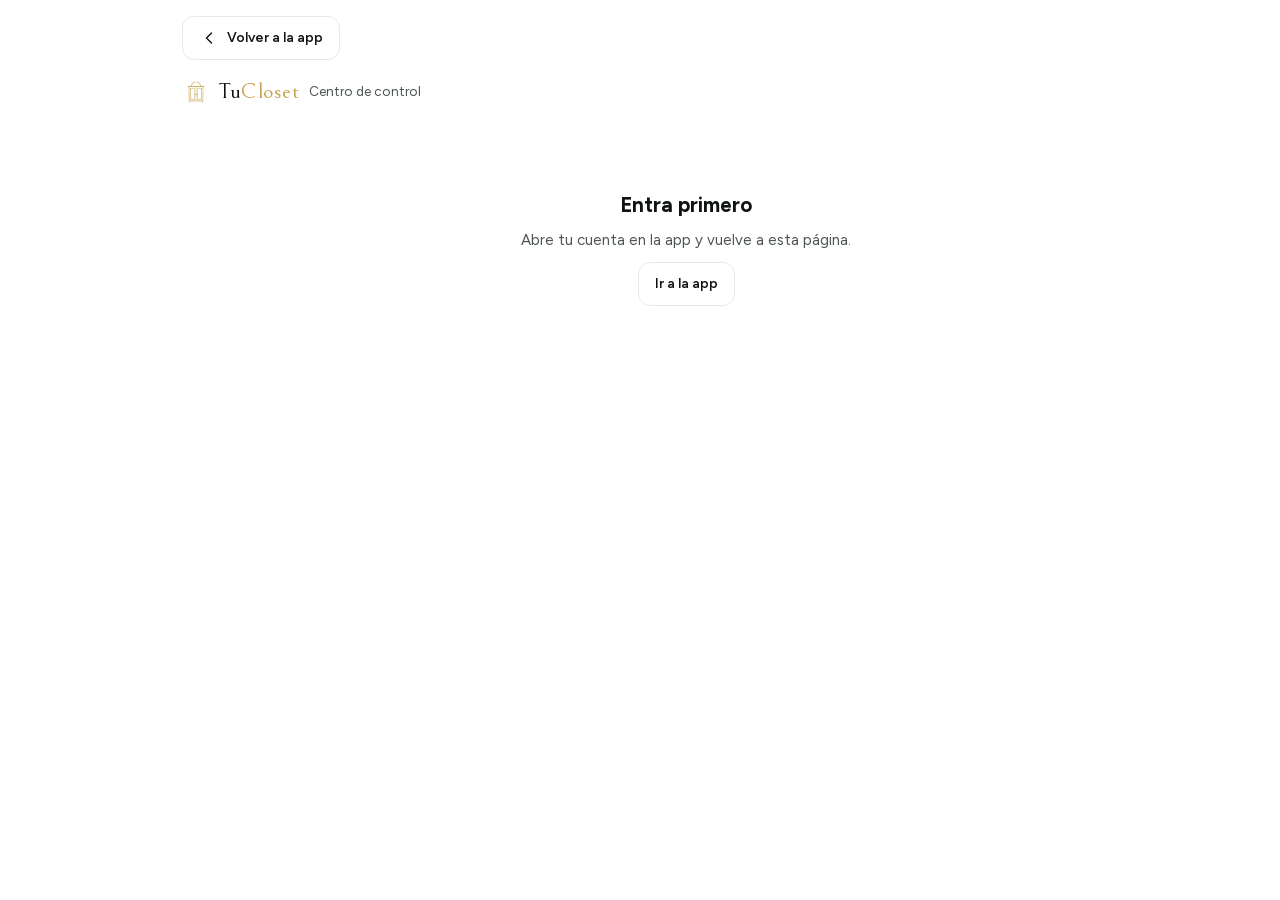
<file: control.html>
<!doctype html>
<html lang="es">
<head>
<meta charset="utf-8">
<meta name="viewport" content="width=device-width, initial-scale=1, maximum-scale=1, user-scalable=no, viewport-fit=cover">
<meta name="robots" content="noindex, nofollow">
<meta name="color-scheme" content="only light">
<meta name="theme-color" content="#FFFFFF">
<title>Centro de control · TuCloset</title>
<link rel="icon" href="iconos/icono-129-180.png">
<link rel="manifest" href="control.webmanifest"><link rel="apple-touch-icon" href="iconos/icono-129-180.png"><meta name="apple-mobile-web-app-capable" content="yes"><meta name="apple-mobile-web-app-title" content="Control">
<link rel="stylesheet" href="fuentes.css?v=0.123">
<!-- 04/11/2026 (Gabriela: «un sistema de control de la empresa… donde sepamos el estado de todo»). Solo para las socias: los datos llegan de /api/control
     con su sesión de la app; esta página no lleva ningún dato dentro.
     11/11: diseño común de los centros de control (Coordinación de marketing, versión 1: control/kit/centro-comun.css): solo cambia el bloque «Marca»
     (nogal, Bellefair y dorado solo en el logo). Cinco pestañas: Inicio, Cifras, Dinero, Redes y Más. Infraestructura por fase en Más (Gabriela, 11/11).
     Copias anteriores: prototipo/control.html.antes-comun, .antes-graficos. -->
<style>
/* latin-ext */
@font-face {
  font-family: 'Figtree';
  font-style: normal;
  font-weight: 400 700;
  font-display: swap;
  src: url(fuentes/figtree-normal-latin-ext-00c37195.woff2) format('woff2');
  unicode-range: U+0100-02BA, U+02BD-02C5, U+02C7-02CC, U+02CE-02D7, U+02DD-02FF, U+0304, U+0308, U+0329, U+1D00-1DBF, U+1E00-1E9F, U+1EF2-1EFF, U+2020, U+20A0-20AB, U+20AD-20C4, U+2113, U+2C60-2C7F, U+A720-A7FF;
}
/* latin */
@font-face {
  font-family: 'Figtree';
  font-style: normal;
  font-weight: 400 700;
  font-display: swap;
  src: url(fuentes/figtree-normal-latin-eddba2ef.woff2) format('woff2');
  unicode-range: U+0000-00FF, U+0131, U+0152-0153, U+02BB-02BC, U+02C6, U+02DA, U+02DC, U+0304, U+0308, U+0329, U+2000-206F, U+20AC, U+2122, U+2191, U+2193, U+2212, U+2215, U+FEFF, U+FFFD;
}
/* Centro de control: estilo común de todos los proyectos (coordinación de marketing, 11/11/2026).
   Sale del Centro de control general de Gabriela (control/centro-de-control.plantilla.html), que es la referencia viva.
   Cada proyecto lo copia en su web (no se enlaza entre dominios), con Figtree alojada en su web en woff2 (nada de Google Fonts) y SOLO cambia el bloque «Marca» de :root y el logo.
   Siempre en modo claro. */
:root {
  color-scheme: light;
  /* Marca: lo único que cambia cada proyecto */
  --acento: #8C6A1F;        /* TuCloset: dorado oscuro (5,0:1 sobre blanco). 11/11, Gabriela eligió la opción 2 «Dorado de acento» (antes nogal: «el color marrón no me gusta») */
  --graf: #8F6A14;          /* gráficos, medidores y barras: el mismo dorado con algo más de croma (pasa el validador; 4,9:1) */
  --acento-tinta: #ffffff;
  --f-marca: 'Bellefair', Georgia, serif; /* solo en el logo */
  --oro: #C9A24B;           /* TuCloset: el dorado, solo en el logo (2,4:1: nunca en texto) */
  /* Común: no se toca */
  --bg: #ffffff; --ink: #0f1412; --ink-2: #4d5551; --ink-3: #6b7370; --line: #e6e9e7; --grid: #eff1f0; --soft: #f6f7f6;
  --good: #0ca30c; --warn: #fab219; --crit: #d03b3b; /* solo en puntos, barras y flechas, nunca en texto */
  --good-t: #0b7a0b;  /* verde para texto (5,5:1); el ámbar no va nunca en texto */
  --f-body: "Figtree", "Helvetica Neue", system-ui, sans-serif;
  --nav-h: 60px;
}
* { box-sizing: border-box; }
body { margin: 0; background: var(--bg); color: var(--ink); font-family: var(--f-body); font-size: 15px; line-height: 1.45; -webkit-text-size-adjust: 100%; }
a { color: inherit; }
:focus-visible { outline: 2px solid var(--ink); outline-offset: 2px; border-radius: 6px; }
.ic { width: 20px; height: 20px; flex: none; fill: none; stroke: currentColor; stroke-width: 1.7; stroke-linecap: round; stroke-linejoin: round; }

/* Página */
main { max-width: 1040px; margin: 0 auto; display: grid; gap: 14px; align-content: start; padding: 22px max(16px, env(safe-area-inset-right, 0px)) calc(var(--nav-h) + env(safe-area-inset-bottom, 0px) + 28px) max(16px, env(safe-area-inset-left, 0px)); }
main > * { min-width: 0; }
.cc-top { display: flex; align-items: center; gap: 10px; }
.cc-top img { height: 28px; width: auto; }
.cc-top b { font-family: var(--f-marca); font-size: 1rem; font-weight: 700; }
.cc-top span { margin-left: auto; font-size: .72rem; color: var(--ink-3); }
.head h1 { font-size: 1.6rem; font-weight: 700; line-height: 1.1; margin: 0; letter-spacing: -0.02em; }
.label { font-size: .7rem; font-weight: 600; letter-spacing: .08em; text-transform: uppercase; color: var(--ink-3); }
.dash { display: grid; gap: 14px; }
@media (min-width: 900px) { .dash { grid-template-columns: repeat(2, minmax(0, 1fr)); } .dash .wide { grid-column: 1 / -1; } }

/* Tarjeta */
.card { background: #fff; border: 1px solid var(--line); border-radius: 16px; padding: 16px; display: grid; gap: 12px; align-content: start; min-width: 0; }
.card > * { min-width: 0; }
.card-h { display: flex; align-items: baseline; justify-content: space-between; gap: 12px; }
.card-h h2 { margin: 0; font-size: .98rem; font-weight: 700; }
.card-h .count { font-size: .8rem; font-weight: 600; color: var(--ink-3); margin-left: 6px; }
.more { color: var(--ink-2); font-weight: 600; font-size: .84rem; text-decoration: none; }

/* Lo siguiente: casilla de fecha + una línea */
.next { grid-template-columns: 68px minmax(0, 1fr); align-items: center; gap: 14px; border-color: var(--acento); }
.dtile { border: 1.5px solid var(--acento); border-radius: 14px; display: grid; justify-items: center; padding: 7px 0 8px; line-height: 1.05; }
.dtile small { font-size: .62rem; font-weight: 700; letter-spacing: .08em; text-transform: uppercase; color: var(--ink-2); }
.dtile b { font-size: 1.7rem; font-weight: 700; font-variant-numeric: tabular-nums; }
.dtile span { font-size: .72rem; font-weight: 600; font-variant-numeric: tabular-nums; margin-top: 3px; }
.next-title { font-size: 1.06rem; font-weight: 600; line-height: 1.28; }
.rel { font-size: .7rem; font-weight: 700; color: var(--acento-tinta); background: var(--acento); padding: 1px 8px; border-radius: 99px; }

/* Cifras: 3 o 4, cifra grande y etiqueta corta */
.kpis { display: grid; grid-template-columns: repeat(auto-fit, minmax(100px, 1fr)); gap: 10px; }
.kpi { border: 1px solid var(--line); border-radius: 16px; padding: 12px 13px; display: grid; gap: 4px; text-decoration: none; align-content: start; }
.kpi .ic { width: 18px; height: 18px; color: var(--ink-3); }
.kpi b { font-size: 1.6rem; font-weight: 600; line-height: 1.05; font-variant-numeric: tabular-nums; }
.kpi span { font-size: .74rem; color: var(--ink-2); line-height: 1.2; }
.kpi .up, .kpi .down { font-size: .74rem; color: var(--ink-2); } /* el número en tinta; el color, solo en la flecha */
.kpi .up::before { content: "▲ "; color: var(--good); } .kpi .down::before { content: "▼ "; color: var(--crit); }
.meter { height: 8px; border-radius: 99px; background: var(--grid); overflow: hidden; }
.meter i { display: block; height: 100%; background: var(--graf); border-radius: 99px; }
.meter.warn i { background: var(--warn); } .meter.crit i { background: var(--crit); }

/* Listas de una línea: qué · quién · fecha; el detalle, al tocar */
.rows { display: grid; }
.trow { display: flex; align-items: center; gap: 10px; padding: 10px 0; border-top: 1px solid var(--line); text-decoration: none; min-width: 0; }
.rows > .trow:first-child { border-top: 0; padding-top: 2px; }
.trow b { flex: 1; min-width: 0; font-weight: 500; line-height: 1.3; }
.trow small { font-size: .74rem; color: var(--ink-3); white-space: nowrap; }
details.md summary { cursor: pointer; font-weight: 600; font-size: .88rem; color: var(--ink-2); }

/* Estado: siempre punto de color + texto */
.status { display: inline-flex; align-items: center; gap: 6px; font-size: .76rem; font-weight: 600; color: var(--ink-2); white-space: nowrap; }
.status::before { content: ""; width: 7px; height: 7px; border-radius: 50%; background: var(--ink-3); }
.status.ok::before { background: var(--good); } .status.mid::before { background: var(--warn); } .status.no::before { background: var(--crit); }

/* Filtros */
.chips { display: flex; gap: 4px; overflow-x: auto; scrollbar-width: none; }
.chip-btn { flex: none; font-size: .84rem; font-weight: 600; padding: 6px 12px; border-radius: 99px; border: 1px solid var(--line); background: #fff; color: var(--ink-2); cursor: pointer; }
.chip-btn[aria-pressed="true"] { background: var(--acento); border-color: var(--acento); color: var(--acento-tinta); }
.seg-c { display: inline-grid; grid-auto-flow: column; background: var(--soft); border-radius: 10px; padding: 3px; gap: 2px; }
.seg-c button { font: inherit; font-weight: 600; font-size: .84rem; border: 0; background: transparent; color: var(--ink-2); padding: 6px 12px; border-radius: 8px; cursor: pointer; }
.seg-c button[aria-pressed="true"] { background: #fff; color: var(--ink); box-shadow: 0 0 0 1px var(--line); }
.btn { display: flex; align-items: center; justify-content: center; gap: 8px; width: 100%; font-weight: 600; padding: 11px 14px; border-radius: 12px; background: var(--acento); color: var(--acento-tinta); text-decoration: none; border: 0; cursor: pointer; }

/* Gráficos (SVG): marcas finas, rejilla tenue, texto en tinta, leyenda con 2 series o más */
.chart svg { display: block; overflow: visible; }
.chart .ax { font-size: 10.5px; fill: var(--ink-3); }
.chart .gl { stroke: var(--grid); stroke-width: 1; }
.chart .base { stroke: var(--line); }
.chart .val { font-size: 11px; font-weight: 600; fill: var(--ink); }
.legend { display: flex; flex-wrap: wrap; gap: 4px 14px; font-size: .78rem; color: var(--ink-2); }
.legend i { width: 9px; height: 9px; border-radius: 3px; background: var(--c); display: inline-block; margin-right: 6px; }
details.data summary { cursor: pointer; font-size: .78rem; font-weight: 600; color: var(--ink-2); }
details.data table { margin-top: 8px; }
table { border-collapse: collapse; width: 100%; font-size: .84rem; }
th, td { padding: 10px 6px; border-bottom: 1px solid var(--line); text-align: center; white-space: nowrap; }
th { font-size: .66rem; font-weight: 700; letter-spacing: .06em; text-transform: uppercase; color: var(--ink-3); }
th:first-child, td:first-child { text-align: left; padding-left: 0; }
.cell { display: inline-block; width: 14px; height: 14px; border-radius: 50%; }
.cell.ok { background: var(--good); } .cell.mid { background: var(--warn); } .cell.no { box-shadow: inset 0 0 0 2px var(--crit); }

/* Pestañas: abajo en el móvil, riel a la izquierda desde 900 px. Como mucho 5; la primera, Inicio */
.nav { position: fixed; left: 0; right: 0; bottom: 0; z-index: 20; background: rgba(255, 255, 255, .96); backdrop-filter: blur(12px); -webkit-backdrop-filter: blur(12px); border-top: 1px solid var(--line); display: grid; grid-auto-flow: column; grid-auto-columns: minmax(0, 1fr); padding: 0 max(6px, env(safe-area-inset-right, 0px)) env(safe-area-inset-bottom, 0px) max(6px, env(safe-area-inset-left, 0px)); }
.nav a { display: grid; justify-items: center; align-content: center; gap: 3px; min-height: var(--nav-h); color: var(--ink-3); text-decoration: none; font-size: .66rem; font-weight: 600; position: relative; }
.nav a[aria-current="page"] { color: var(--acento); }
.nav a[aria-current="page"] .ic { stroke-width: 2.2; }
.nav .badge { position: absolute; top: 7px; left: calc(50% + 6px); min-width: 16px; height: 16px; padding: 0 4px; border-radius: 99px; background: var(--crit); color: #fff; font-size: .6rem; font-weight: 700; display: grid; place-items: center; }
@media (min-width: 900px) {
  body { padding-left: 92px; }
  .nav { top: 0; right: auto; width: 92px; grid-auto-flow: row; grid-auto-rows: min-content; align-content: start; padding: 22px 0 0; border-top: 0; border-right: 1px solid var(--line); }
  .nav a { min-height: 64px; font-size: .7rem; }
  main { padding-bottom: 48px; }
}

.cc-cab { max-width: 1040px; margin: 0 auto; padding: 16px max(16px, env(safe-area-inset-right, 0px)) 0 max(16px, env(safe-area-inset-left, 0px)); }
#raiz main { padding-top: 12px; }

/* ── TuCloset: piezas propias con las mismas reglas del estilo común ── */
.sr { position: absolute; width: 1px; height: 1px; overflow: hidden; clip: rect(0 0 0 0); white-space: nowrap; }
button { font: inherit; color: inherit; }
.cc-top .logo { display: flex; align-items: center; gap: 8px; min-height: 44px; text-decoration: none; }
.cc-top .logo img { height: 28px; width: 28px; }
.cc-top b { font-weight: 400; font-size: 1.4rem; letter-spacing: .01em; line-height: 1; color: #111; } /* Bellefair solo tiene un grueso */
.cc-top b em { font-style: normal; color: var(--oro); }
.cc-top small { font-size: .84rem; color: var(--ink-2); }
.cc-top { flex-wrap: wrap; }
.cc-volver { padding: 0 16px 0 10px; }
.cc-marca { flex-basis: 100%; display: flex; align-items: center; gap: 10px; }
.head { display: grid; gap: 4px; margin-top: 6px; }
section { display: grid; gap: 14px; align-content: start; }
section[hidden] { display: none; }
.vacio { margin: 0; color: var(--ink-2); font-size: .9rem; }
/* 11/11: Buzón de app@tucloset.app. Los códigos de la última media hora, en grande; los correos de 7 días, en filas que se abren */
.cods { display: grid; gap: 10px; }
.cod { display: grid; grid-template-columns: minmax(0, 1fr) auto; align-items: center; gap: 4px 12px; border: 1.5px solid var(--acento); border-radius: 14px; padding: 12px 14px; }
.cod b { font-size: 2.1rem; font-weight: 700; letter-spacing: .14em; font-variant-numeric: tabular-nums; line-height: 1.1; }
.cod span { grid-column: 1; font-size: .85rem; color: var(--ink-2); }
.cod button { grid-row: 1 / span 2; grid-column: 2; min-height: 44px; padding: 0 14px; border-radius: 12px; border: 1px solid var(--line); background: #fff; font: inherit; font-weight: 600; color: var(--ink); cursor: pointer; }
.bz { border-top: 1px solid var(--line); }
.bz:first-of-type { border-top: 0; }
.bz summary { list-style: none; display: grid; grid-template-columns: minmax(0, 1fr) auto; gap: 2px 12px; padding: 10px 0; cursor: pointer; min-height: 44px; }
.bz summary::-webkit-details-marker { display: none; }
.bz .q { font-weight: 600; font-size: .9rem; overflow: hidden; text-overflow: ellipsis; white-space: nowrap; }
.bz .h { font-size: .8rem; color: var(--ink-3); white-space: nowrap; }
.bz .a { grid-column: 1 / -1; font-size: .88rem; color: var(--ink-2); overflow: hidden; text-overflow: ellipsis; white-space: nowrap; }
.bz p { margin: 0 0 12px; font-size: .88rem; color: var(--ink-2); overflow-wrap: anywhere; }

/* tarjetas de cifra: el número en tinta y, si la hay, la comparación debajo */
.kpis:has(> .kpi:nth-child(4):last-child) { grid-template-columns: repeat(2, minmax(0, 1fr)); } /* cuatro cifras: 2 × 2 en el móvil, en fila desde 600 px */
@media (min-width: 600px) { .kpis:has(> .kpi:nth-child(4):last-child) { grid-template-columns: repeat(4, minmax(0, 1fr)); } }
.kpi small { font-size: .74rem; color: var(--ink-2); line-height: 1.25; }
.kpi .meter { margin-top: 6px; }
.grande b { font-size: 2.6rem; font-weight: 600; line-height: 1; font-variant-numeric: tabular-nums; letter-spacing: -.02em; }
.grande b small { font-size: 1.2rem; font-weight: 500; margin-left: 3px; }
.grande > span { font-size: .84rem; color: var(--ink-2); }
.medida { display: flex; justify-content: space-between; gap: 10px; font-size: .78rem; color: var(--ink-2); font-variant-numeric: tabular-nums; }

/* Os toca: una línea por cosa; quién y cuándo debajo; la explicación al tocar */
.toca { display: grid; }
.toca details { border-top: 1px solid var(--line); }
.toca details:first-child { border-top: 0; }
.toca summary { list-style: none; cursor: pointer; display: flex; align-items: center; gap: 10px; min-height: 52px; padding: 8px 0; }
.toca summary::-webkit-details-marker { display: none; }
.toca .txt { flex: 1; min-width: 0; display: grid; gap: 3px; }
.toca .que { font-weight: 500; line-height: 1.3; }
.toca .meta { display: flex; flex-wrap: wrap; align-items: center; gap: 4px 10px; font-size: .74rem; color: var(--ink-3); }
.toca summary > .ic { width: 16px; height: 16px; color: var(--ink-3); }
.toca details[open] summary > .ic { transform: rotate(180deg); }
.toca p { margin: 0 0 12px; color: var(--ink-2); font-size: .9rem; max-width: 62ch; }
.pila { display: flex; gap: 2px; height: 10px; }
.pila i { display: block; height: 100%; }
.pila i:first-child { border-radius: 99px 0 0 99px; } .pila i:last-child { border-radius: 0 99px 99px 0; } .pila i:only-child { border-radius: 99px; }

/* barras horizontales: nombre y valor, la barra debajo */
.hb { list-style: none; margin: 0; padding: 0; display: grid; gap: 12px; }
.hb li { display: grid; grid-template-columns: minmax(0, 1fr) auto; gap: 5px 10px; align-items: baseline; font-size: .88rem; }
.hb .n { overflow-wrap: anywhere; }
.hb .v { color: var(--ink-2); font-variant-numeric: tabular-nums; white-space: nowrap; }
.hb .p { grid-column: 1 / -1; height: 14px; } /* 11/11: como las barras de la plantilla común */
.hb .p i { display: block; height: 100%; min-width: 3px; background: var(--graf); border-radius: 3px; }

/* gráficos */
.chart { min-height: 170px; }
.chart .linea { fill: none; stroke: var(--graf); stroke-width: 2; stroke-linejoin: round; stroke-linecap: round; }
.chart .area { display: none; } /* 11/11: sin relleno, como el centro general */
.chart .barra { fill: var(--graf); }
.chart .ax.on { fill: var(--ink); font-weight: 700; }
.chart .rl { font-size: 12.5px; font-weight: 600; fill: var(--ink); }
.chart.hbar { min-height: 0; }
.chart .pt { fill: var(--graf); stroke: #fff; stroke-width: 2; }
.chart .hit { fill: transparent; cursor: default; }
.chart .hit:hover + .guia, .chart .guia.on { stroke: var(--line); }
details.data summary, details.md summary { display: inline-flex; align-items: center; min-height: 44px; }
.desliza { overflow-x: auto; }
.lect { display: block; margin-top: 3px; font-size: .74rem; font-weight: 400; color: var(--ink-2); line-height: 1.35; min-width: 16ch; max-width: 34ch; white-space: normal; }
tbody th { text-transform: none; letter-spacing: 0; font-size: .86rem; font-weight: 500; color: var(--ink); text-align: left; }
td.num, th.num { text-align: right; font-variant-numeric: tabular-nums; }

/* filas plegables: nombre, avance y cuántas; la lista dentro */
.pleg { display: grid; }
.pleg > details { border-top: 1px solid var(--line); }
.pleg > details:first-child { border-top: 0; }
.pleg summary { list-style: none; cursor: pointer; display: grid; grid-template-columns: minmax(0, 1fr) 64px auto 16px; gap: 10px; align-items: center; min-height: 52px; }
.pleg summary::-webkit-details-marker { display: none; }
.pleg summary .n { font-weight: 500; line-height: 1.3; }
.pleg summary .meter { height: 6px; }
.pleg summary .meter i { background: var(--good); }
.pleg summary small { font-size: .78rem; color: var(--ink-2); font-variant-numeric: tabular-nums; }
.pleg summary .ic { width: 16px; height: 16px; color: var(--ink-3); }
.pleg details[open] > summary .ic { transform: rotate(180deg); }
.pleg.sin summary { grid-template-columns: minmax(0, 1fr) auto 16px; }
.lst { list-style: none; margin: 0 0 12px; padding: 0; display: grid; }
.lst li { display: grid; grid-template-columns: minmax(0, 1fr) auto; gap: 2px 12px; align-items: center; padding: 8px 0; border-top: 1px solid var(--grid); font-size: .9rem; line-height: 1.3; }
.lst li small { grid-column: 1; font-size: .76rem; color: var(--ink-3); }
.lst li .status { grid-column: 2; grid-row: 1 / span 2; }
.cuerpo { padding: 0 0 16px; font-size: .9rem; overflow-x: auto; }
.cuerpo h1, .cuerpo h2 { font-size: 1.05rem; margin: 16px 0 6px; } .cuerpo h3, .cuerpo h4 { font-size: .95rem; margin: 14px 0 4px; }
.cuerpo p, .cuerpo li { max-width: 70ch; }
/* 18/11 (Gabriela: «todas las redacciones de texto, con alineación justificada»): los documentos y los textos de «Lo que os toca», justificados; tablas, cifras y etiquetas, no */
.cuerpo p, .cuerpo li, .toca p { text-align: justify; -webkit-hyphens: auto; hyphens: auto; } .cuerpo ul, .cuerpo ol { padding-left: 20px; }
.cuerpo th, .cuerpo td { white-space: normal; text-align: left; vertical-align: top; }

/* infraestructura por fase */
.fase { display: grid; gap: 10px; padding: 14px 0; border-top: 1px solid var(--line); }
.fase:first-of-type { border-top: 0; padding-top: 2px; }
.fase-h { display: flex; align-items: baseline; justify-content: space-between; gap: 10px; }
.fase-h b { font-weight: 600; }
.fase-h small { font-size: .78rem; color: var(--ink-2); font-variant-numeric: tabular-nums; white-space: nowrap; }
.fase .datos { display: flex; flex-wrap: wrap; gap: 4px 14px; font-size: .78rem; color: var(--ink-2); }
.fase .meter i { background: var(--good); }
.ahora { font-size: .66rem; font-weight: 700; letter-spacing: .06em; text-transform: uppercase; color: var(--acento-tinta); background: var(--acento); padding: 2px 8px; border-radius: 99px; margin-left: 6px; vertical-align: 2px; }

.acc { display: flex; flex-wrap: wrap; gap: 8px; }
.btn-s { display: inline-flex; align-items: center; justify-content: center; gap: 8px; min-height: 44px; padding: 0 16px; border-radius: 12px; border: 1px solid var(--line); background: #fff; color: var(--ink); font-weight: 600; font-size: .86rem; text-decoration: none; cursor: pointer; }
.btn-s:hover { background: var(--soft); }
.trow .ic { width: 16px; height: 16px; color: var(--ink-3); }
a.trow { min-height: 48px; }
.mensaje { max-width: 34ch; margin: 64px auto; text-align: center; display: grid; gap: 10px; justify-items: center; }
.mensaje h1, .mensaje h2 { margin: 0; font-size: 1.3rem; }
.mensaje p { margin: 0; color: var(--ink-2); }
#tip { position: fixed; z-index: 30; pointer-events: none; background: var(--ink); color: #fff; padding: 6px 10px; border-radius: 8px; font-size: .78rem; line-height: 1.3; max-width: 240px; opacity: 0; transition: opacity .12s; }
#tip b { display: block; font-size: .9rem; font-weight: 600; font-variant-numeric: tabular-nums; }
@media (prefers-reduced-motion: reduce) { #tip { transition: none; } }

html{touch-action:manipulation;-webkit-text-size-adjust:100%}
</style>
</head>
<body>
<!-- 16/11 (Gabriela: «cuando entré no me dejó salir, debe tener algún botón para ir atrás»): en la app instalada no hay botón atrás del navegador -->
<header class="cc-top cc-cab">
  <a class="btn-s cc-volver" href="./"><svg class="ic" viewBox="0 0 24 24" aria-hidden="true"><path d="m15 6-6 6 6 6"/></svg>Volver a la app</a>
  <span id="cc-hora"></span>
  <div class="cc-marca"><div class="logo"><img src="iconos/icono-129-180.png" alt=""><b>Tu<em>Closet</em></b></div><small>Centro de control</small></div>
</header>
<div id="raiz"><main><p class="vacio">Cargando…</p></main></div>
<div id="tip" aria-hidden="true"></div>
<script>
(async () => {
  const raiz = document.getElementById('raiz'), hora0 = document.getElementById('cc-hora');
  const API = (() => { try { const q = localStorage.getItem('tc_api'); if (q) return q; } catch (e) { } return /^(localhost|127\.0\.0\.1)$/.test(location.hostname) ? 'http://localhost:8787' : 'https://tucloset-api.apptucloset.workers.dev'; })();
  const esc = s => String(s ?? '').replace(/[&<>"]/g, c => ({ '&': '&amp;', '<': '&lt;', '>': '&gt;', '"': '&quot;' })[c]);
  const mensaje = (tit, txt, boton) => { raiz.innerHTML = `<main><div class="mensaje"><h1>${tit}</h1><p>${txt}</p>${boton ? `<a class="btn-s" href="./">${boton}</a>` : ''}</div></main>`; };
  let c = null; try { c = JSON.parse(localStorage.getItem('tc_cuenta') || 'null'); } catch (e) { }
  if (!c?.token) return mensaje('Entra primero', 'Abre tu cuenta en la app y vuelve a esta página.', 'Ir a la app');
  let r; try { r = await fetch(API + '/api/control', { headers: { Authorization: 'Bearer ' + c.token } }); } catch (e) { return mensaje('Sin conexión', 'No he podido hablar con el servidor. Prueba otra vez en un momento.'); }
  if (r.status === 401) return mensaje('Tu sesión ha caducado', 'Vuelve a entrar en la app y abre otra vez esta página.', 'Ir a la app');
  if (r.status === 403) return mensaje('Página privada', 'Este centro de control es solo para las socias de TuCloset.', 'Ir a la app');
  if (!r.ok) return mensaje('Algo ha fallado', `El servidor ha respondido ${r.status}. Prueba otra vez en un momento.`);
  const d = await r.json(), P = d.panel || {};

  // ── utilidades ──
  const IC = {
    home: '<path d="M3.5 10.5 12 3.5l8.5 7V20a1 1 0 0 1-1 1h-5v-6h-5v6h-5a1 1 0 0 1-1-1z"/>',
    cifras: '<path d="M4 20V11M10 20V5M16 20v-6M21 20H3"/>',
    dinero: '<circle cx="12" cy="12" r="9"/><path d="M15.5 8.6A4 4 0 1 0 15.5 15.4M7.5 10.6h6M7.5 13.4h6"/>',
    redes: '<path d="M5 9h14M5 15h14M10 4 8 20M16 4l-2 16"/>',
    mas: '<rect x="3.5" y="3.5" width="7" height="7" rx="2"/><rect x="13.5" y="3.5" width="7" height="7" rx="2"/><rect x="3.5" y="13.5" width="7" height="7" rx="2"/><rect x="13.5" y="13.5" width="7" height="7" rx="2"/>',
    user: '<circle cx="12" cy="8.5" r="4"/><path d="M4.5 20.5c1.3-3.6 4.2-5.5 7.5-5.5s6.2 1.9 7.5 5.5"/>',
    check: '<circle cx="12" cy="12" r="9"/><path d="m8.5 12.2 2.4 2.4 4.8-5"/>',
    spark: '<path d="M12 3.5 13.8 10 20.5 12l-6.7 2L12 20.5 10.2 14 3.5 12l6.7-2z"/>',
    warn: '<circle cx="12" cy="12" r="9"/><path d="M12 7.5v5.5M12 16.5v.01"/>',
    percha: '<path d="M12 7.5a2 2 0 1 1 2-2c0 1.2-2 1.6-2 3.2v.6M12 9.3 3.5 16a1.2 1.2 0 0 0 .7 2.2h15.6a1.2 1.2 0 0 0 .7-2.2z"/>',
    down: '<path d="m6 9 6 6 6-6"/>', chev: '<path d="m9 6 6 6-6 6"/>', back: '<path d="m15 6-6 6 6 6"/>' };
  const ic = n => `<svg class="ic" viewBox="0 0 24 24" aria-hidden="true">${IC[n]}</svg>`;
  const ST = { hecho: ['ok', 'Hecho'], ok: ['ok', 'Abierta'], marcha: ['mid', 'En marcha'], medio: ['mid', 'A medias'], espera: ['', 'En espera'], falta: ['no', 'Falta'] };
  const status = (e, txt) => `<span class="status ${(ST[e] || [''])[0]}">${esc(txt || (ST[e] || [, e])[1])}</span>`;
  const fecha = iso => iso ? new Date(iso).toLocaleDateString('es-ES', { day: '2-digit', month: '2-digit' }) : '—';
  const hora = iso => new Date(iso).toLocaleString('es-ES', { day: '2-digit', month: '2-digit', hour: '2-digit', minute: '2-digit' });
  const n0 = n => (+n || 0).toLocaleString('es-ES', { useGrouping: 'always' });
  const dec = n => (Math.round(n * 100) / 100).toLocaleString('es-ES', { minimumFractionDigits: 2, maximumFractionDigits: 2 });
  const eur = n => n0(n) + ' €', eur2 = n => dec(n) + ' €';
  const pct = (a, b) => b ? Math.round(a / b * 100) : 0;
  const hoy = new Date(), dia = n => new Date(hoy - n * 864e5).toISOString().slice(0, 10);
  const suma = (lista, f) => (lista || []).filter(f).reduce((s, x) => s + (+x.v || 0), 0);
  const card = (titulo, html, o = {}) => `<div class="card${o.wide ? ' wide' : ''}"${o.id ? ` id="${o.id}"` : ''}>${titulo ? `<div class="card-h"><h2>${titulo}${o.count != null ? `<span class="count">${o.count}</span>` : ''}</h2>${o.extra ? `<span class="label">${o.extra}</span>` : ''}</div>` : ''}${html}</div>`;
  const meter = (v, tope) => { const p = Math.min(100, pct(v, tope)); return `<div class="meter${p >= 100 ? ' crit' : p >= 80 ? ' warn' : ''}" role="img" aria-label="${p} % del tope"><i style="width:${p}%"></i></div>`; };
  const comp = (a, b, que) => a == null || b == null || a === b ? '' : `<small class="${a > b ? 'up' : 'down'}"><span class="sr">${a > b ? 'Sube' : 'Baja'}: </span>${n0(Math.abs(a - b))} frente a ${que}</small>`;
  const kpi = (icono, valor, etiqueta, extra = '') => `<div class="kpi">${ic(icono)}<b>${valor}</b><span>${etiqueta}</span>${extra}</div>`;
  const tabla = (cab, filas) => `<details class="data"><summary>Ver los datos</summary><div class="desliza"><table><thead><tr>${cab.map((x, i) => `<th scope="col"${i ? ' class="num"' : ''}>${esc(x)}</th>`).join('')}</tr></thead><tbody>${filas.map(f => `<tr><th scope="row">${esc(f[0])}</th>${f.slice(1).map(v => `<td class="num">${esc(v)}</td>`).join('')}</tr>`).join('')}</tbody></table></div></details>`;
  const hbarras = filas => { const m = Math.max(...filas.map(f => f.v), 0) || 1;
    return `<ul class="hb">${filas.map(f => `<li><span class="n">${esc(f.n)}</span><span class="v">${esc(f.t ?? n0(f.v))}</span><span class="p" aria-hidden="true"><i style="width:${Math.max(.5, f.v / m * 100)}%"></i></span></li>`).join('')}</ul>`; };

  // gráficos en SVG, dibujados con el ancho real de su tarjeta (y otra vez al cambiar de pestaña o de tamaño)
  const GRAF = [];
  const nice = m => { if (m <= 0) return 1; const p = 10 ** Math.floor(Math.log10(m)); for (const k of [1, 1.5, 2, 2.5, 3, 4, 5, 6, 8, 10]) if (k * p >= m) return k * p; return m; };
  const eje = v => Number.isInteger(v) ? n0(v) : v.toLocaleString('es-ES', { maximumFractionDigits: 2 });
  const grafico = (tipo, vals, etqs, nombre, fmt = n0, unidad = '') => { const id = 'g' + GRAF.length; GRAF.push({ id, tipo, vals, etqs, fmt, unidad });
    return `<div class="chart" id="${id}" role="img" aria-label="${esc(nombre)}: ${vals.map((v, i) => etqs[i] + ' ' + fmt(v)).join(', ')}"></div>${tabla(['', unidad ? `${nombre.split(',')[0]} (${unidad})` : nombre.split(',')[0]], vals.map((v, i) => [etqs[i], fmt(v)]))}`; };
  const dibujar = g => { const el = document.getElementById(g.id); if (!el || !el.offsetParent) return; const W = el.clientWidth; if (W < 50) return;
    const { vals, etqs, fmt, unidad } = g, n = vals.length, H = 170, L = 30, R = 10, T = 22, B = 22, w = W - L - R, h = H - T - B, top = nice(Math.max(...vals, 0));
    const Y = v => T + h - v / top * h; let s = '';
    for (const v of [0, top / 2, top]) s += `<line class="${v ? 'gl' : 'base'}" x1="${L}" x2="${W - R}" y1="${Y(v)}" y2="${Y(v)}"/><text class="ax" x="${L - 6}" y="${Y(v) + 3.5}" text-anchor="end">${eje(v)}</text>`;
    const iMax = vals.lastIndexOf(Math.max(...vals)), et = (x, y, v, ancla = 'middle') => `<text class="val" x="${x}" y="${y}" text-anchor="${ancla}">${esc(fmt(v))}</text>`;
    if (g.tipo === 'linea') {
      const X = i => L + (n === 1 ? w / 2 : i / (n - 1) * w), pts = vals.map((v, i) => `${X(i).toFixed(1)},${Y(v).toFixed(1)}`).join(' ');
      s += `<polygon class="area" points="${X(0)},${Y(0)} ${pts} ${X(n - 1)},${Y(0)}"/><polyline class="linea" points="${pts}"/><circle class="pt" cx="${X(n - 1)}" cy="${Y(vals[n - 1])}" r="4"/>`;
      const baja = n > 1 && vals[n - 2] > vals[n - 1]; s += et(X(n - 1) - 8, Y(vals[n - 1]) + (baja ? 16 : -9), vals[n - 1], 'end'); // si la línea llega bajando, el dato va debajo para no pisarla
      if (iMax < n - 3 && vals[iMax] > 0) s += `<circle class="pt" cx="${X(iMax)}" cy="${Y(vals[iMax])}" r="4"/>` + et(X(iMax), Y(vals[iMax]) - 9, vals[iMax]);
      for (const i of [0, Math.floor((n - 1) / 2), n - 1]) s += `<text class="ax" x="${X(i)}" y="${H - 6}" text-anchor="${i ? i === n - 1 ? 'end' : 'middle' : 'start'}">${esc(etqs[i])}</text>`;
      const paso = n > 1 ? w / (n - 1) : w; vals.forEach((v, i) => { s += `<rect class="hit" x="${X(i) - paso / 2}" y="${T}" width="${paso}" height="${h}" data-val="${esc(fmt(v) + (unidad ? ' ' + unidad : ''))}" data-tip="${esc(etqs[i])}"/>`; });
    }
    el.innerHTML = `<svg width="${W}" height="${H}" viewBox="0 0 ${W} ${H}" aria-hidden="true">${s}</svg>`; };
  /* 11/11 (Gabriela, por Coordinación: «le sigue faltando cambiar ese estilo de gráfico que no me gusta»): columnas y barras copiadas de la plantilla del centro
     general (drawWeeks y drawCuentas), solo cambia el color. Columnas: ancho min(30, hueco × 0,58), esquinas de 3, alto 168, el número encima de cada una,
     eje con 0, la mitad y el máximo, y la última (hoy, esta semana, este mes) con la etiqueta en negrita. Barras: alto 14, esquinas de 3, nombre a la izquierda
     y valor a la derecha. */
  const corta = (etqs, i, prim) => { const m = /^(\d+)\/(\d+)$/; if (!etqs.every(x => m.test(x))) return etqs[i]; const [, dd, mm] = etqs[i].match(m); return i === prim || mm !== etqs[i - 1].match(m)[2] ? etqs[i] : dd; };
  const dibujarCol = (g, el, W) => { const { vals, etqs, fmt, unidad } = g, n = vals.length, H = 168, R = 2, T = 14, B = 20, ph = H - T - B, mx = Math.max(...vals, 0);
    const top = vals.every(Number.isInteger) ? Math.max(4, Math.ceil(mx / 2) * 2) : nice(mx), ejes = [0, top / 2, top], L = Math.max(20, ...ejes.map(v => eje(v).length * 6 + 6));
    const Y = v => T + ph - ph * v / top, bw = (W - L - R) / n, barW = Math.min(30, bw * .58), cada = bw >= 26 ? 1 : 2, prim = (n - 1) % cada; let s = '';
    for (const v of ejes) s += `<line class="${v ? 'gl' : 'base'}" x1="${L}" x2="${W - R}" y1="${Y(v)}" y2="${Y(v)}"/><text class="ax" x="0" y="${Y(v) + 3.5}">${eje(v)}</text>`;
    vals.forEach((v, i) => { const cx = L + bw * i + bw / 2;
      if (v > 0) s += `<rect class="barra" x="${cx - barW / 2}" y="${Y(v)}" width="${barW}" height="${Y(0) - Y(v)}" rx="3"/><text class="val" x="${cx}" y="${Y(v) - 5}" text-anchor="middle">${esc(fmt(v))}</text>`;
      if ((n - 1 - i) % cada === 0) s += `<text class="ax${i === n - 1 ? ' on' : ''}" x="${cx}" y="${H - 5}" text-anchor="middle">${esc(corta(etqs, i, prim))}</text>`;
      s += `<rect class="hit" x="${L + bw * i}" y="${T}" width="${bw}" height="${ph}" data-val="${esc(fmt(v) + (unidad ? ' ' + unidad : ''))}" data-tip="${esc(etqs[i])}"/>`; });
    el.innerHTML = `<svg width="${W}" height="${H}" viewBox="0 0 ${W} ${H}" aria-hidden="true">${s}</svg>`; };
  const dibujarHB = (g, el, W) => { const F = g.filas, mx = Math.max(...F.map(f => f.v), 0) || 1, val = f => f.t ?? n0(f.v), L = Math.min(Math.round(W * .46), Math.max(W < 420 ? 98 : 120, ...F.map(f => f.n.length * 7.4 + 12)));
    const R = Math.max(34, ...F.map(f => val(f).length * 6.6 + 12)), rh = 30, H = F.length * rh, unit = (W - L - R) / mx, cab = Math.floor((L - 8) / 7); let s = '';
    F.forEach((f, i) => { const y = i * rh + rh / 2, nom = f.n.length > cab ? f.n.slice(0, cab - 1) + '…' : f.n;
      s += `<text class="rl" x="0" y="${y + 4}">${esc(nom)}</text>`;
      if (f.v > 0) s += `<rect class="barra" x="${L + 1}" y="${y - 7}" width="${Math.max(2, f.v * unit - 2)}" height="14" rx="3"/>`;
      s += `<text class="val" x="${W - R + 8}" y="${y + 4}">${esc(val(f))}</text><rect class="hit" x="0" y="${i * rh}" width="${W}" height="${rh}" data-val="${esc(val(f))}" data-tip="${esc(f.n)}"/>`; });
    el.innerHTML = `<svg width="${W}" height="${H}" viewBox="0 0 ${W} ${H}" aria-hidden="true">${s}</svg>`; };
  const barrasH = (filas, nombre) => { const id = 'g' + GRAF.length; GRAF.push({ id, tipo: 'hbar', filas });
    return `<div class="chart hbar" id="${id}" role="img" aria-label="${esc(nombre)}: ${filas.map(f => f.n + ' ' + (f.t ?? n0(f.v))).join(', ')}"></div>${tabla(['', 'Valor'], filas.map(f => [f.n, f.t ?? n0(f.v)]))}`; };
  const dibujar0 = dibujar;
  const dibujarTodo = () => { GRAF.forEach(g => { const el = document.getElementById(g.id); if (!el || !el.offsetParent || el.clientWidth < 50) return; if (g.tipo === 'columnas') dibujarCol(g, el, el.clientWidth); else if (g.tipo === 'hbar') dibujarHB(g, el, el.clientWidth); else dibujar0(g); }); // las tablas que no caben se desplazan: se llega a ellas con el teclado
    raiz.querySelectorAll('.desliza').forEach(el => { if (el.offsetParent && el.scrollWidth > el.clientWidth + 1) { el.tabIndex = 0; el.setAttribute('role', 'region'); el.setAttribute('aria-label', (el.closest('.card')?.querySelector('h2')?.textContent || 'Tabla') + ', se desplaza'); } else { el.removeAttribute('tabindex'); el.removeAttribute('role'); el.removeAttribute('aria-label'); } }); };

  // ── datos de uso ──
  const VE = { gratis: 'Gratis', basico: 'Básico', pro: 'Pro' };
  const G = (d.gasto || []).map(g => ({ ...g, v: g.c })), GN = (d.gasto || []).map(g => ({ ...g, v: g.ok }));
  const R = (d.recortes || []).map(x => ({ ...x, v: x.n })), I = (d.inspos || []).map(x => ({ ...x, v: x.n }));
  const UT = Object.fromEntries((d.usoTotal || []).map(x => [x.usuaria, x]));
  const fichas = d.usuarias.map(u => { const x = UT[u.id] || {}, ult = [x.ultimo, (u.actualizado || '').slice(0, 10)].filter(Boolean).sort().pop() || null;
    return { ...u, ultimo: ult, dias30: x.dias30 || 0, dias: x.dias || 0, usd: suma(G, g => g.usuaria === u.id),
      cat: suma(GN, g => g.usuaria === u.id && g.s === 'catalogo'), av: suma(GN, g => g.usuaria === u.id && g.s === 'avatar'), pu: suma(GN, g => g.usuaria === u.id && g.s === 'puesto'),
      rec: suma(R, g => g.usuaria === u.id), ins: suma(I, g => g.usuaria === u.id), fa: (d.gasto || []).filter(g => g.usuaria === u.id).reduce((s, g) => s + Math.max(0, (g.n || 0) - (g.ok || 0)), 0) }; })
    .sort((a, b) => (b.ultimo || '').localeCompare(a.ultimo || '') || (b.creada || '').localeCompare(a.creada || ''));
  const socias = new Set(fichas.filter(u => u.socia).map(u => u.id));
  const actR = (a, b, sinSocias) => new Set(d.uso.filter(u => u.dia >= dia(b) && u.dia <= dia(a) && !(sinSocias && socias.has(u.usuaria))).map(u => u.usuaria)).size;
  const act = (n, sinSocias) => actR(0, n - 1, sinSocias);
  const fallos7 = d.avisos.filter(a => a.fecha >= new Date(hoy - 7 * 864e5).toISOString()).length;
  const prendas = d.usuarias.reduce((s, u) => s + u.prendas, 0);
  const altasEntre = (a, b) => d.usuarias.filter(u => u.creada >= new Date(hoy - b * 864e5).toISOString() && u.creada < new Date(hoy - a * 864e5).toISOString()).length;
  const diaCorto = k => new Date(k + 'T12:00').toLocaleDateString('es-ES', { day: 'numeric', month: 'numeric' });
  const dias14 = [...Array(14)].map((_, i) => dia(13 - i)), porDia = dias14.map(k => new Set(d.uso.filter(u => u.dia === k).map(u => u.usuaria)).size);
  const lunes = x => { x = new Date(x); x.setHours(0, 0, 0, 0); x.setDate(x.getDate() - (x.getDay() + 6) % 7); return x; };
  const semanas = [...Array(8)].map((_, i) => { const l = lunes(hoy); l.setDate(l.getDate() - 7 * (7 - i)); return l; });
  const altasSem = semanas.map((l, i) => d.usuarias.filter(u => { const c = new Date(u.creada); return c >= l && (i === 7 || c < semanas[i + 1]); }).length);

  // ── dinero ──
  const DIR = Object.fromEntries((P.iaDireccion || []).map(x => [x.mes, x.usd]));
  const meses = [...new Set([...(d.gasto || []), ...(d.recortes || []), ...(d.inspos || [])].map(x => x.mes).concat(Object.keys(DIR)))].sort();
  const mesAhora = hoy.toISOString().slice(0, 7);
  const nomMes = (m, corto) => { const s = new Date(m + '-15').toLocaleDateString('es-ES', corto ? { month: 'short' } : { month: 'long', year: 'numeric' }); return s[0].toUpperCase() + s.slice(1).replace('.', ''); };
  const iaMes = (m, sinSocias) => suma(G, g => g.mes === m && !(sinSocias && socias.has(g.usuaria))) + (sinSocias ? 0 : DIR[m] || 0);
  const fijosTot = (P.fijos || []).reduce((s, [, v]) => s + v, 0);
  const PAG = (P.gastos || []).map(g => ({ ...g, e: +(g.euros_aprox || (g.moneda === 'EUR' ? g.importe : 0)) || 0 }));
  const pagosEur = PAG.reduce((s, g) => s + g.e, 0);
  // 15/11 (Gabriela, nota de voz 2378: «en la parte de dineros, una cuenta de inversiones que saque todo lo que se ha invertido hasta ahora en la app… si se ponen 30 más»): cada pago con lo que llevamos
  const INV = (() => { let acc = 0; return PAG.slice().sort((a, b) => String(a.fecha).localeCompare(String(b.fecha))).map(g => ({ g, acc: acc += g.e })); })();
  const cambio = P.usdEur?.v || null;
  const tope = P.tope?.eur || 0;
  const aE = v => v * (cambio || .86), usd = v => eur2(aE(v));
  // 19/11 (Gabriela: «ve analizando cada usuario, sobre todo el consumo y uso de la app»): una línea por cuenta con lo que dice su uso, sacada de los datos de hoy
  const lectura = u => { const xs = [], dd = u.ultimo ? Math.floor((hoy - new Date(u.ultimo + 'T00:00')) / 864e5) : null;
    if (!u.prendas) xs.push(u.dias ? 'Entra, pero aún no ha subido ropa' : 'Aún no ha entrado');
    else { if (u.usd) xs.push(`${usd(u.usd / u.prendas)} de IA por prenda`); if (u.av || u.pu) xs.push(`${n0(u.av)} ${u.av === 1 ? 'avatar' : 'avatares'} y ${n0(u.pu)} «Verlo puesto»`); else if (u.prendas >= 10) xs.push('aún sin avatar'); if (!u.looks && u.prendas >= 10) xs.push('sin looks guardados'); }
    if (u.fa) xs.push(`${n0(u.fa)} ${u.fa === 1 ? 'intento fallido' : 'intentos fallidos'} de IA`);
    if (dd != null && dd >= 3) xs.push(`sin entrar desde hace ${dd} días`);
    return xs.join(' · ').replace(/^./, c => c.toUpperCase()); }; // 11/11 (Coordinación): una sola moneda en todo el panel, el euro
  const CM = d.catalogoMes || null;
  const nomCada = { unico: 'una vez', 'único': 'una vez', mensual: 'al mes', anual: 'al año' };
  const SERV = { catalogo: 'Fotos de catálogo', avatar: 'Avatares', puesto: 'Verlo puesto', clasificar: 'Nombre y detalles' };
  const iaServ = CM ? +CM.usd : iaMes(mesAhora) - (DIR[mesAhora] || 0), topeServ = CM ? +CM.tope : 0;
  const mesesG = meses.slice(-6);

  // ── redes ──
  const RED = { ig: 'Instagram', tt: 'TikTok', pin: 'Pinterest', wa: 'WhatsApp', g: 'Google', cartel: 'Cartel' }, nomRed = o => RED[o] || (/^mail/.test(o) ? 'Correo ' + o.slice(4) : /-ad\d+$/.test(o) ? 'Anuncio ' + o : o || 'Directo');
  const MED = (P.medidas || []).filter(x => x.semana), semanasMed = [...new Set(MED.map(x => x.semana))].sort(), semU = semanasMed.at(-1), semA = semanasMed.at(-2);
  const num = v => v === '' || v == null ? null : +String(v).replace(',', '.');
  const sumaMed = (sem, k, red) => { const v = MED.filter(x => x.semana === sem && (!red || x.red === red)).map(x => num(x[k])).filter(x => x != null); return v.length ? v.reduce((a, b) => a + b, 0) : null; };
  const interes = x => { const v = num(x.visualizaciones), c = (num(x.compartidos) || 0) + (num(x.guardados) || 0); return v ? c / v * 1000 : null; };
  const mediana = a => { const v = a.filter(x => x != null).sort((x, y) => x - y); return v.length ? (v.length % 2 ? v[(v.length - 1) / 2] : (v[v.length / 2 - 1] + v[v.length / 2]) / 2) : null; };
  const intSem = sem => sem ? mediana(MED.filter(x => x.semana === sem && x.pieza !== 'cuenta').map(interes)) : null;
  const ROJ = /^(ig|tt|pin|wa)(-|$)/, visDe = (a, b, f) => (d.visitas || []).filter(v => v.dia >= dia(b) && v.dia <= dia(a) && f(v.origen)).reduce((s, v) => s + v.n, 0);
  const EFs = (d.espera?.filas || []), altas7 = EFs.filter(x => x.dia >= dia(6)).length, altasA = EFs.filter(x => x.dia >= dia(13) && x.dia < dia(6)).length;
  // 24/11 (Gabriela, panel: «añade al centro de control la lista de espera que tengamos»): las confirmadas en Brevo, con su correo
  const EL = d.espera?.lista ?? null, sinConf = d.espera?.confirmadas == null ? null : Math.max(0, EFs.length - d.espera.confirmadas);
  const listaEsp = EL == null ? '<p class="vacio">No se ha podido leer la lista en Brevo.</p>' : !EL.length ? '<p class="vacio">Nadie ha confirmado su correo todavía.</p>'
    : `<div class="desliza"><table><thead><tr><th scope="col">Correo</th><th scope="col">Desde</th><th scope="col">Novedades</th><th scope="col" class="num">Alta</th></tr></thead><tbody>${EL.map(x => `<tr><th scope="row" style="overflow-wrap:anywhere">${esc(x.correo)}${x.prueba ? ' · prueba' : ''}${x.baja ? ' · de baja' : ''}</th><td>${esc(nomRed(x.origen))}</td><td>${x.novedades ? 'Sí' : 'No'}</td><td class="num">${fecha(x.fecha)}</td></tr>`).join('')}</tbody></table></div>`;
  const notaEsp = `<p class="vacio" style="margin-top:10px">Salen las que han confirmado su correo${sinConf ? `; ${n0(sinConf)} sin confirmar todavía` : ''}.</p>`;
  const r1 = v => v == null ? '—' : (Math.round(v * 10) / 10).toLocaleString('es-ES', { useGrouping: 'always' });
  const REDES = [['ig', 'Instagram'], ['tt', 'TikTok'], ['pin', 'Pinterest']];
  const cuentaDe = n => (P.cuentas || []).find(x => x.s.startsWith(n)) || {};
  const segDe = r => (P.seguidores || []).filter(x => x.red === r).sort((a, b) => a.fecha.localeCompare(b.fecha)).at(-1);
  const piezas = semU ? MED.filter(x => x.semana === semU && x.pieza !== 'cuenta').map(x => ({ ...x, i: interes(x) })).filter(x => x.i != null).sort((a, b) => b.i - a.i).slice(0, 8) : [];
  const origen30 = {}; (d.visitas || []).filter(v => v.dia >= dia(29)).forEach(v => origen30[v.origen] = (origen30[v.origen] || 0) + v.n);
  const ESTR = { ok: ['ok', 'Abierta'], medio: ['mid', 'A medias'], falta: ['no', 'Falta'] };

  // ── empresa ──
  const F = P.funciones || [], grupos = [...new Set(F.map(f => f.g))], cuenta = e => F.filter(f => f.e === e).length;
  const ESTADOS = ['hecho', 'marcha', 'espera', 'falta'], COL = { hecho: 'var(--good)', marcha: 'var(--warn)', espera: '#c9ceca', falta: 'var(--crit)' };
  const plegable = (nombre, h, total, cuerpo) => `<details><summary><span class="n">${esc(nombre)}</span><span class="meter" aria-hidden="true"><i style="width:${pct(h, total)}%"></i></span><small>${h}/${total}</small>${ic('down')}</summary>${cuerpo}</details>`;
  const listaEst = items => `<ul class="lst">${items.map(x => `<li><span>${esc(x.t)}</span>${x.n || x.q ? `<small>${esc([x.q, x.n].filter(Boolean).join(' · '))}</small>` : ''}${status(x.e)}</li>`).join('')}</ul>`;

  // ── os toca y fechas ──
  const aFecha = f => { const [dd, mm, aa] = String(f).split('/'); return new Date(+(aa || hoy.getFullYear()), +mm - 1, +dd, 12); };
  const hoy0 = new Date(hoy.getFullYear(), hoy.getMonth(), hoy.getDate());
  const proximas = (P.calendario || []).filter(x => aFecha(x.f) >= hoy0);
  const rel = f => { const n = Math.round((aFecha(f) - hoy0 - 12 * 36e5) / 864e5); return n === 0 ? 'hoy' : n === 1 ? 'mañana' : 'en ' + n + ' días'; };
  const PEN = P.pendientes || [], ya = PEN.filter(p => /^ya$/i.test(p.f || '')).length, conF = PEN.filter(p => p.f && !/^(ya|sin fecha)$/i.test(p.f)).length, sinF = PEN.length - ya - conF;
  const n1 = (c.nombre || '').trim().split(/\s+/)[0] || '', nombre = n1 ? n1[0].toLocaleUpperCase('es') + n1.slice(1).toLocaleLowerCase('es') : '', h = hoy.getHours(), saludo = (h < 7 || h >= 21 ? 'Buenas noches' : h < 14 ? 'Buenos días' : 'Buenas tardes') + (nombre ? ', ' + nombre : '');
  const hoyLargo = hoy.toLocaleDateString('es-ES', { weekday: 'long', day: 'numeric', month: 'long' });

  // ── infraestructura por fase (la de ahora, abierta) ──
  const INF = P.infra || [], faseAhora = Math.max(0, INF.findIndex(f => !f.f || aFecha(f.f) >= hoy0));
  const infraHtml = INF.map((f, i) => { const hechas = f.items.filter(x => x.e === 'hecho').length;
    return `<div class="fase"><div class="fase-h"><b>${esc(f.n)}${i === faseAhora ? '<span class="ahora">Ahora</span>' : ''}</b><small>${esc(f.f ? f.i + '–' + f.f : 'desde el ' + f.i)}</small></div>
      <div class="datos"><span>${esc(f.p)}</span><span>Fijo ${esc(f.fijo)}</span><span>IA ${esc(f.ia)}</span></div>
      <div class="medida"><span>${hechas} de ${f.items.length} listas</span><span>${pct(hechas, f.items.length)} %</span></div><div class="meter" role="img" aria-label="${esc(f.n)}: ${hechas} de ${f.items.length} listas"><i style="width:${pct(hechas, f.items.length)}%"></i></div>
      <details class="md"${i === faseAhora ? ' open' : ''}><summary>Qué hace falta</summary>${listaEst(f.items)}</details></div>`; }).join('');
  const infraAhora = INF[faseAhora], infraListas = infraAhora ? infraAhora.items.filter(x => x.e === 'hecho').length : 0;

  // ── CSV para Excel ──
  const csv = (nom, filas) => { const txt = '﻿' + filas.map(f => f.map(v => { const x = typeof v === 'number' ? String(Math.round(v * 1000) / 1000).replace('.', ',') : String(v ?? '');
      return /[;"\n]/.test(x) ? '"' + x.replace(/"/g, '""') + '"' : x; }).join(';')).join('\r\n');
    const a = document.createElement('a'); a.href = URL.createObjectURL(new Blob([txt], { type: 'text/csv;charset=utf-8' })); a.download = nom; document.body.append(a); a.click(); setTimeout(() => { URL.revokeObjectURL(a.href); a.remove(); }, 1500); };
  const CSV = {
    espera: () => csv('tucloset-lista-espera.csv', [['Correo', 'Desde', 'Novedades', 'Alta', 'Prueba'], ...(EL || []).map(x => [x.correo, nomRed(x.origen), x.novedades ? 'sí' : 'no', (x.fecha || '').slice(0, 10), x.prueba ? 'sí' : 'no'])]),
    usuarias: () => csv('tucloset-usuarias.csv', [['Cuenta', 'Socia', 'Alta', 'Último día', 'Días de uso (30 días)', 'Días de uso (total)', 'Prendas', 'Con foto de catálogo', 'Looks', 'Puestas', 'Versión que ve', 'Ropa', 'Diagnóstico', 'Fotos de catálogo IA', 'Avatares', 'Verlo puesto', 'Recortes', 'Lecturas de looks', 'Gasto de IA ($)'],
      ...fichas.map(u => [u.correo, u.socia ? 'sí' : 'no', (u.creada || '').slice(0, 10), u.ultimo || '', u.dias30, u.dias, u.prendas, u.catalogo, u.looks, u.usos, VE[u.ve] || '', u.ropa || '', u.diag ? 'sí' : 'no', u.cat, u.av, u.pu, u.rec, u.ins, u.usd])]),
    dinero: () => csv('tucloset-contabilidad.csv', [['Mes', 'Concepto', 'Cantidad', 'Dólares', 'Euros'],
      ...meses.flatMap(m => [[m, 'Ingresos', 0, '', 0],
        ...Object.keys(SERV).map(s => [m, SERV[s], suma(GN, g => g.mes === m && g.s === s), suma(G, g => g.mes === m && g.s === s), '']),
        [m, 'Tandas de la Dirección (IA)', '', DIR[m] || 0, ''], [m, 'Recortes de fondo (gratis)', suma(R, x => x.mes === m), 0, ''], [m, 'Lecturas de looks (gratis)', suma(I, x => x.mes === m), 0, '']]),
      ...(P.fijos || []).map(([n, v]) => ['al mes', 'Fijo previsto: ' + n, '', '', v]),
      ...PAG.map(g => [g.fecha, 'Pago (' + (nomCada[g.cada] || g.cada) + '): ' + g.concepto, '', g.moneda === 'USD' ? +g.importe : '', g.e])]),
    uso: () => { const k = [...new Set(d.uso.map(u => u.dia))].sort(); csv('tucloset-uso-por-dia.csv', [['Día', 'Personas', 'Personas sin vosotras', 'Aperturas'], ...k.map(x => { const u = d.uso.filter(y => y.dia === x); return [x, u.length, u.filter(y => !socias.has(y.usuaria)).length, u.reduce((s, y) => s + y.n, 0)]; })]); } };

  let enc = '<p class="vacio">Aún no hay respuestas.</p>';
  if (d.encuestas.length) { const cu = {}; d.encuestas.forEach(x => Object.entries(x.r).forEach(([q, v]) => { (cu[q] = cu[q] || {}); [].concat(v).forEach(o => cu[q][o] = (cu[q][o] || 0) + 1); }));
    enc = Object.entries(cu).map(([q, ops]) => `<p style="margin:12px 0 6px;font-weight:500">${esc(q)}</p>${hbarras(Object.entries(ops).sort((a, b) => b[1] - a[1]).map(([o, n]) => ({ n: o, v: n })))}`).join(''); }

  // ── pestañas: 5, la primera Inicio (diseño común de los centros de control, 11/11) ──
  const secciones = [['inicio', 'Inicio', 'home'], ['cifras', 'Cifras', 'cifras'], ['dinero', 'Dinero', 'dinero'], ['redes', 'Redes', 'redes'], ['mas', 'Más', 'mas']];
  const sig = proximas[0], dSig = sig ? aFecha(sig.f) : null;

  // 11/11: Buzón de app@tucloset.app (Gabriela: «que cada proyecto ponga el Buzón en su centro de control»). Lo llena el servidor con cada correo que entra
  // por Email Routing; aquí, los códigos de verificación de los últimos 30 minutos en grande (con su hora y de quién) y los correos de 7 días, sin adjuntos
  const quienDe = x => (String(x.de || '').match(/^\s*"?([^"<]*?)"?\s*</)?.[1] || String(x.de || '').replace(/[<>]/g, '')).trim() || 'Sin remitente';
  const horaDe = f => new Date(f).toLocaleTimeString('es-ES', { hour: '2-digit', minute: '2-digit' });
  const cuando = f => { const m = Math.floor((Date.now() - new Date(f)) / 6e4); return m < 1 ? 'ahora' : m < 60 ? `hace ${m} min` : new Date(f).toDateString() === new Date().toDateString() ? horaDe(f) : new Date(f).toLocaleDateString('es-ES', { weekday: 'short', day: 'numeric' }).replace('.', '') + ', ' + horaDe(f); };
  const buzonHTML = B => { if (B == null) return '<p class="vacio">Se enciende cuando el correo de app@tucloset.app pase por el servidor.</p>';
    const cods = B.filter(x => x.codigo && Date.now() - new Date(x.fecha) < 30 * 6e4);
    return (cods.length ? `<div class="cods">${cods.map(x => `<div class="cod"><b aria-label="Código ${esc(x.codigo.split('').join(' '))}">${esc(x.codigo)}</b><span>${esc(quienDe(x))} · ${horaDe(x.fecha)} · ${cuando(x.fecha)}</span><button type="button" data-copiar="${esc(x.codigo)}">Copiar</button></div>`).join('')}</div>` : '')
      + (B.length ? `<div>${B.map(x => `<details class="bz"><summary><span class="q">${esc(quienDe(x))}</span><span class="h">${cuando(x.fecha)}</span><span class="a">${esc(x.asunto || '(sin asunto)')}</span></summary><p>${esc(x.texto || '')}${x.adjuntos ? ` <span class="label">${x.adjuntos} adjunto${x.adjuntos > 1 ? 's' : ''}: míralo en Gmail</span>` : ''}</p></details>`).join('')}</div>` : '<p class="vacio">Ningún correo en los últimos 7 días.</p>'); };

  raiz.innerHTML = `<main>

  <section id="inicio" aria-labelledby="t-inicio">
    <header class="head"><div class="label">${esc(hoyLargo)}</div><h1 id="t-inicio">${esc(saludo)}</h1></header>
    <div class="card" id="buzon" aria-live="polite"><div class="card-h"><h2>Buzón${d.buzon?.length ? `<span class="count">${d.buzon.length}</span>` : ''}</h2><span class="label">app@tucloset.app · 7 días</span></div><div id="buzon-c">${buzonHTML(d.buzon)}</div></div>
    ${sig ? `<div class="card next"><div class="dtile" aria-hidden="true"><small>${esc(dSig.toLocaleDateString('es-ES', { weekday: 'short' }).replace('.', ''))}</small><b>${dSig.getDate()}</b><span>${esc(dSig.toLocaleDateString('es-ES', { month: 'short' }).replace('.', ''))}</span></div>
      <div><div class="label">Lo siguiente <span class="rel">${rel(sig.f)}</span></div><div class="next-title"><span class="sr">${esc(sig.f)}: </span>${esc(sig.q.replace(/ \(propuesta\)$/, ''))}</div></div></div>` : ''}
    <div class="kpis">
      ${kpi('user', n0(d.usuarias.length), socias.size ? `cuentas, ${socias.size} vuestras` : 'cuentas')}
      ${kpi('check', n0(act(7)), 'activas esta semana', comp(act(7), actR(7, 13), 'la semana anterior'))}
      ${kpi('spark', usd(iaServ), topeServ ? `IA del mes, de ${eur(Math.round(aE(topeServ)))}` : 'IA del mes', topeServ ? meter(iaServ, topeServ) : '')}
      ${kpi('warn', n0(fallos7), 'fallos en 7 días')}
    </div>
    <div class="dash">
      ${card('Os toca', `${PEN.length ? `<div class="pila" role="img" aria-label="${ya} para ya, ${conF} con fecha, ${sinF} sin fecha">${[[ya, 'var(--crit)'], [conF, 'var(--acento)'], [sinF, '#c9ceca']].filter(([n]) => n).map(([n, col]) => `<i style="flex:${n};background:${col}"></i>`).join('')}</div>
        <div class="legend"><span><i style="--c:var(--crit)"></i>Ya ${ya}</span><span><i style="--c:var(--acento)"></i>Con fecha ${conF}</span><span><i style="--c:#c9ceca"></i>Sin fecha ${sinF}</span></div>` : ''}
        <div class="toca">${PEN.map((p, i) => `<details${i >= 4 ? ' hidden data-resto' : ''}><summary><span class="txt"><span class="que">${esc(p.t)}</span><span class="meta"><span>${esc(p.q)}</span>${/^ya$/i.test(p.f || '') ? status('falta', 'Ya') : p.f && p.f !== 'Sin fecha' ? `<span>${esc(p.f)}</span>` : ''}</span></span>${p.r ? ic('down') : ''}</summary>${p.r ? `<p>${esc(p.r)}</p>` : ''}</details>`).join('') || '<p class="vacio">Nada pendiente.</p>'}</div>${PEN.length > 4 ? `<button class="btn-s" type="button" data-todas aria-expanded="false">Ver las ${PEN.length}</button>` : ''}`, { count: PEN.length })}
      ${card('Próximas fechas', `<div class="rows">${proximas.map(x => `<div class="trow"><b>${esc(x.q.replace(/ \(propuesta\)$/, ''))}</b><small>${esc(x.f)} · ${rel(x.f)}</small></div>`).join('') || '<p class="vacio">Sin fechas a la vista.</p>'}</div>`)}
      ${infraAhora ? card('Infraestructura', `<div class="medida"><span>${esc(infraAhora.n)}: ${infraListas} de ${infraAhora.items.length} listas</span><span>${pct(infraListas, infraAhora.items.length)} %</span></div><div class="meter" role="img" aria-label="${infraListas} de ${infraAhora.items.length} listas"><i style="width:${pct(infraListas, infraAhora.items.length)}%;background:var(--good)"></i></div>
        <div class="rows">${infraAhora.items.filter(x => x.e !== 'hecho').slice(0, 4).map(x => `<div class="trow"><b>${esc(x.t)}</b><small>${esc(x.q)}</small></div>`).join('')}</div><a class="more" href="#mas">Todas las fases</a>`, { extra: esc(infraAhora.f ? infraAhora.i + '–' + infraAhora.f : '') }) : ''}
      ${card('Lo programado', listaEst(P.programado || []), { count: (P.programado || []).filter(x => x.e !== 'hecho').length })}
      ${card('Para mirar', `<div class="rows">${(P.mirar || []).map(x => x.url ? `<a class="trow" href="${esc(x.url)}"><b>${esc(x.t)}</b><small>${esc(x.n || '')}</small>${ic('chev')}</a>` : `<div class="trow"><b>${esc(x.t)}</b><small>${esc(x.n || '')}</small></div>`).join('')}</div>`)}
    </div>
  </section>

  <section id="cifras" aria-labelledby="t-cifras" hidden>
    <header class="head"><div class="label">Uso de la app</div><h1 id="t-cifras">Cifras</h1></header>
    <div class="kpis">
      ${kpi('user', n0(act(30)), 'activas en 30 días')}
      ${kpi('check', n0(altasEntre(0, 7)), 'cuentas nuevas en 7 días', comp(altasEntre(0, 7), altasEntre(7, 14), 'la semana anterior'))}
      ${kpi('percha', n0(prendas), 'prendas subidas')}
      ${kpi('home', n0(d.entradas7), 'entradas en 7 días')}
    </div>
    <div class="dash">
      ${card('Personas que abren la app', porDia.some(Boolean) ? grafico('columnas', porDia, dias14.map(diaCorto), 'Personas que abren la app cada día, últimos 14 días', n0, 'personas') : '<p class="vacio">Nadie ha abierto la app en 14 días.</p>', { extra: '14 días' })}
      ${card('Cuentas nuevas', altasSem.some(Boolean) ? grafico('columnas', altasSem, semanas.map(l => `${l.getDate()}/${l.getMonth() + 1}`), 'Cuentas nuevas cada semana, últimas 8 semanas', n0, 'cuentas') : '<p class="vacio">Sin cuentas nuevas en 8 semanas.</p>', { extra: 'por semana' })}
      ${card('Visitas por origen', Object.keys(origen30).length ? barrasH(Object.entries(origen30).sort((a, b) => b[1] - a[1]).map(([o, n]) => ({ n: nomRed(o), v: n })), 'Visitas por origen, 30 días') : '<p class="vacio">Sin visitas con enlace todavía.</p>', { extra: '30 días' })}
      ${card('Lista de espera', !d.espera?.abierta && !EFs.length ? '<p class="vacio">Cerrada. Brevo y la privacidad ya están; falta crear la lista en Brevo y publicar la página de la lista de espera, si la queréis abrir.</p>'
        : `<div class="kpis">${kpi('user', n0(EFs.length), 'apuntadas')}${kpi('check', d.espera?.confirmadas == null ? '—' : n0(d.espera.confirmadas), 'confirmadas')}${kpi('spark', n0(altas7), 'en 7 días', comp(altas7, altasA, 'la semana anterior'))}</div>${listaEsp}${EL && EL.length ? notaEsp + '<div class="acc"><button class="btn-s" type="button" data-csv="espera">Descargar la lista</button></div>' : ''}`, { wide: 1 })}
      ${card('Usuarias', `<div class="desliza"><table><thead><tr><th scope="col">Cuenta</th><th scope="col" class="num">Prendas</th><th scope="col" class="num">Fotos</th><th scope="col" class="num">Avatar</th><th scope="col" class="num">Puesto</th><th scope="col" class="num">Looks</th><th scope="col" class="num">Días</th><th scope="col" class="num">IA</th></tr></thead>
        <tbody>${fichas.map(u => `<tr><th scope="row">${esc(u.correo)}${u.socia ? ' · socia' : ''}<small class="lect">${esc(lectura(u))}</small></th><td class="num">${n0(u.prendas)}</td><td class="num">${n0(u.cat)}</td><td class="num">${n0(u.av)}</td><td class="num">${n0(u.pu)}</td><td class="num">${n0(u.looks)}</td><td class="num">${n0(u.dias30)}</td><td class="num">${u.usd ? usd(u.usd) : '—'}</td></tr>`).join('')}</tbody></table></div>`, { wide: 1, count: fichas.length, extra: 'fotos, avatar y puesto hechos con IA · días de uso en 30 días' })}
      ${card('', `<div class="pleg sin">
        <details><summary><span class="n">Encuesta de las pruebas</span><small>${d.encuestas.length}</small>${ic('down')}</summary><div class="cuerpo">${enc}</div></details>
        <details><summary><span class="n">Fallos</span><small>${d.avisos.length}</small>${ic('down')}</summary><div class="cuerpo">${d.avisos.length ? `<div class="rows">${d.avisos.slice(0, 20).map(a => `<div class="trow"><b style="font-size:.8rem;overflow-wrap:anywhere">${esc(a.d)}</b><small>${hora(a.fecha)}</small></div>`).join('')}</div>` : '<p class="vacio">Ningún fallo.</p>'}</div></details>
      </div><div class="acc"><button class="btn-s" type="button" data-csv="usuarias">Descargar usuarias</button><button class="btn-s" type="button" data-csv="uso">Descargar uso por día</button></div>`, { wide: 1 })}
    </div>
  </section>

  <section id="dinero" aria-labelledby="t-dinero" hidden>
    <header class="head"><div class="label">IA, pagos y fijos</div><h1 id="t-dinero">Dinero</h1></header>
    <div class="card grande"><span class="label">IA en ${nomMes(mesAhora).toLowerCase()}</span><b>${dec(aE(iaMes(mesAhora)))}<small>€</small></b>
      ${topeServ ? `${meter(iaServ, topeServ)}<div class="medida"><span>App: ${usd(iaServ)} de ${eur(Math.round(aE(topeServ)))}</span><span>${pct(iaServ, topeServ)} %</span></div>` : ''}</div>
    <div class="kpis">
      ${kpi('dinero', eur2(pagosEur), 'invertido hasta hoy')}
      ${kpi('dinero', '0 €', 'ingresado')}
      ${kpi('cifras', eur(fijosTot), 'fijos previstos al mes')}
      ${kpi('user', act(30, true) ? usd(iaMes(mesAhora, true) / act(30, true)) : '—', 'IA por usuaria, sin vosotras')}
    </div>
    <div class="dash">
      ${card('Cuenta de inversiones', PAG.length ? `<div class="rows">${INV.slice().reverse().map(({ g, acc }) => `<div class="trow"><b>${esc(g.concepto)}</b><small>${fecha(g.fecha)} · ${g.moneda === 'EUR' ? eur2(+g.importe) : esc(g.importe + ' ' + g.moneda)}<br>Llevamos ${eur2(acc)}</small></div>`).join('')}</div><p class="vacio">Todo lo pagado por la app, con lo que llevamos invertido después de cada pago. Cada pago nuevo se suma aquí, también las recargas automáticas de Google (30 € cuando quedan menos de 5 €).</p>` : '<p class="vacio">Ningún pago todavía.</p>', { wide: true, extra: eur2(pagosEur) + ' en total' })}
      ${card('IA por mes', mesesG.some(m => iaMes(m) > 0) ? grafico('columnas', mesesG.map(m => Math.round(aE(iaMes(m)) * 100) / 100), mesesG.map(m => nomMes(m, true)), 'Gasto de IA por mes, en euros', dec, '€') : '<p class="vacio">Sin gasto de IA todavía.</p>', { extra: 'en euros' })}
      ${card(`${nomMes(mesAhora)}, por servicio`, (L => L.length ? barrasH(L, 'Gasto de IA de este mes por servicio') : '<p class="vacio">Nada este mes.</p>')([...Object.keys(SERV).map(s => ({ n: SERV[s], v: suma(G, g => g.mes === mesAhora && g.s === s), t: `${n0(suma(GN, g => g.mes === mesAhora && g.s === s))} · ${usd(suma(G, g => g.mes === mesAhora && g.s === s))}` })),
        ...(DIR[mesAhora] ? [{ n: 'La Dirección', v: DIR[mesAhora], t: usd(DIR[mesAhora]) }] : [])].filter(x => x.v > 0).sort((a, b) => b.v - a.v)))}
      ${tope ? card('Antes de cobrar', `${meter(pagosEur, tope)}<div class="medida"><span>${eur2(pagosEur)} de ${eur(tope)} previstos</span><span>${pct(pagosEur, tope)} %</span></div>`) : ''}
      ${card('Fijos previstos al mes', (P.fijos || []).length ? barrasH((P.fijos || []).map(([n, v]) => ({ n, v, t: eur(v) })).sort((a, b) => b.v - a.v), 'Fijos previstos al mes') : '<p class="vacio">Ninguno todavía.</p>', { extra: eur(fijosTot) })}
      ${card('', `<p class="vacio">La IA se paga en dólares a Google; aquí va en euros${cambio ? `, a 1 $ = ${String(cambio).replace('.', ',')} € (BCE, ${fecha(P.usdEur.fecha)})` : ''}. Recortes y lecturas de looks, gratis.</p><div class="acc"><button class="btn-s" type="button" data-csv="dinero">Descargar contabilidad</button></div>`)}
    </div>
  </section>

  <section id="redes" aria-labelledby="t-redes" hidden>
    <header class="head"><div class="label">Instagram, TikTok y Pinterest</div><h1 id="t-redes">Redes</h1></header>
    <div class="kpis">
      ${kpi('spark', r1(semU ? sumaMed(semU, 'visualizaciones') : null), 'vistas, última semana', comp(semU ? sumaMed(semU, 'visualizaciones') : null, semA ? sumaMed(semA, 'visualizaciones') : null, 'la semana anterior'))}
      ${kpi('check', r1(intSem(semU)), 'guardados por 1.000 vistas', comp(intSem(semU) == null ? null : Math.round(intSem(semU)), intSem(semA) == null ? null : Math.round(intSem(semA)), 'la semana anterior'))}
      ${kpi('home', n0(visDe(0, 6, o => ROJ.test(o))), 'visitas desde redes, 7 días', comp(visDe(0, 6, o => ROJ.test(o)), visDe(7, 13, o => ROJ.test(o)), 'la semana anterior'))}
      ${kpi('user', n0(altas7), 'apuntadas, 7 días', comp(altas7, altasA, 'la semana anterior'))}
    </div>
    <div class="dash">
      ${card('Por red', `<div class="desliza"><table><thead><tr><th scope="col">Red</th><th scope="col">Cuenta</th><th scope="col" class="num">Seguidores</th><th scope="col" class="num">Vistas</th><th scope="col" class="num">Clics</th><th scope="col" class="num">Web</th></tr></thead>
        <tbody>${REDES.map(([rr, n]) => { const sg = segDe(rr), e = ESTR[cuentaDe(n).e || 'falta'] || ESTR.falta; const cel = v => `<td class="num">${v == null ? '—' : n0(v)}</td>`;
          return `<tr><th scope="row">${n}</th><td><span class="status ${e[0]}">${e[1]}</span></td>${cel(sg ? num(sg.seguidores) : null)}${cel(semU ? sumaMed(semU, 'visualizaciones', rr) : null)}${cel(semU ? sumaMed(semU, 'clics_enlace', rr) : null)}${cel(visDe(0, 29, o => o === rr || o.startsWith(rr + '-')))}</tr>`; }).join('')}</tbody></table></div>`,
        { wide: 1, extra: semU ? 'semana ' + esc(semU.slice(6)) + ' · web: 30 días' : 'primera medición: viernes 13/11' })}
      ${card('Lo que mejor funcionó', piezas.length ? hbarras(piezas.map(x => ({ n: (REDES.find(rr => rr[0] === x.red) || [, x.red])[1] + ' · ' + x.pieza, v: x.i, t: r1(x.i) }))) : '<p class="vacio">Sin publicaciones medidas todavía.</p>', { wide: 1, extra: 'guardados y compartidos por 1.000 vistas' })}
    </div>
  </section>

  <section id="mas" aria-labelledby="t-mas" hidden>
    <header class="head"><div class="label">Infraestructura, funciones, fases y equipo</div><h1 id="t-mas">Más</h1></header>
    ${INF.length ? card('Lo que hace falta en cada fase', infraHtml, { wide: 1, extra: 'infraestructura' }) : ''}
    <div class="card grande"><span class="label">Funciones de la app</span><b>${cuenta('hecho')}<small>de ${F.length} hechas</small></b>
      <div class="pila" role="img" aria-label="Funciones: ${ESTADOS.map(e => cuenta(e) + ' ' + ST[e][1].toLowerCase()).join(', ')}">${ESTADOS.filter(cuenta).map(e => `<i style="flex:${cuenta(e)};background:${COL[e]}" data-tip="${ST[e][1]}" data-val="${cuenta(e)} funciones"></i>`).join('')}</div>
      <div class="legend">${ESTADOS.map(e => `<span><i style="--c:${COL[e]}"></i>${ST[e][1]} ${cuenta(e)}</span>`).join('')}</div>
      <div class="pleg">${grupos.map(g => { const fs = F.filter(f => f.g === g); return plegable(g, fs.filter(f => f.e === 'hecho').length, fs.length, listaEst(fs.map(f => ({ e: f.e, t: f.f })))); }).join('')}</div></div>
    <div class="dash">
      ${card('Fases', `<div class="rows">${(P.fases || []).map(f => `<div class="trow" style="display:grid;gap:6px"><div class="medida" style="color:var(--ink)"><span><b style="font-weight:500">${esc(f.n)}</b> · ${esc(f.i.slice(0, 5))}–${esc(f.f.slice(0, 5))}</span><span>${eur(f.m)}</span></div><div class="meter" role="img" aria-label="${esc(f.n)}: ${Math.round(f.a * 100)} %"><i style="width:${Math.round(f.a * 100)}%;background:var(--good)"></i></div></div>`).join('')}</div>`, { extra: P.presupuesto ? `${eur(P.presupuesto.total)} hasta oct. 2027` : '' })}
      ${card('Equipo y legal', `<div class="pleg">${(P.departamentos || []).map(x => plegable(x.n, x.tareas.filter(t => t.e === 'hecho').length, x.tareas.length, listaEst(x.tareas))).join('')}
        ${(P.legal || []).length ? plegable('Legal y riesgos', P.legal.filter(x => x.e === 'hecho').length, P.legal.length, listaEst(P.legal)) : ''}</div>`)}
      ${card('Cuentas', `<div class="rows">${(P.cuentas || []).map(x => { const e = ESTR[x.e] || ESTR.falta; return `<div class="trow"><b>${esc(x.s)}</b><span class="status ${e[0]}">${e[1]}</span>${/^https:\/\//.test(x.u || '') ? `<a class="more" href="${esc(x.u)}" target="_blank" rel="noopener">Abrir</a>` : ''}</div>`; }).join('')}</div>${P.nota_claves ? `<p class="vacio" style="font-size:.78rem">${esc(P.nota_claves)}</p>` : ''}`, { count: (P.cuentas || []).length })}
      ${card('Documentos', `<div class="pleg sin">${(P.docs || []).map(x => `<details><summary><span class="n">${esc(x.t)}</span><small>${esc((x.n || '').replace(/^.*?, /, '').slice(0, 5))}</small>${ic('down')}</summary><div class="cuerpo">${x.html}</div></details>`).join('')}</div>`)}
    </div>
    <a class="btn-s" href="./" style="justify-self:start">${ic('back')}Volver a la app</a>
  </section>
  </main>
  <nav class="nav" aria-label="Secciones">${secciones.map(([k, n, i]) => `<a href="#${k}">${ic(i)}${n}${k === 'inicio' && ya ? `<span class="badge" aria-hidden="true">${ya}</span><span class="sr">, ${ya} para ya</span>` : ''}</a>`).join('')}</nav>`;
  hora0.textContent = 'Datos de las ' + new Date(d.generado).toLocaleTimeString('es-ES', { hour: '2-digit', minute: '2-digit' });

  // una sección cada vez; los enlaces de antes (#hoy, #empresa, #toca…) llevan a la suya
  const VIEJAS = { hoy: 'inicio', toca: 'inicio', usuarias: 'cifras', empresa: 'mas', funciones: 'mas', fases: 'mas', equipo: 'mas', cuentas: 'mas' };
  const mostrar = () => { let k = location.hash.slice(1); k = VIEJAS[k] || k; const ok = secciones.some(([s]) => s === k) ? k : 'inicio';
    raiz.querySelectorAll('main > section').forEach(s => s.hidden = s.id !== ok);
    raiz.querySelectorAll('.nav a').forEach(a => a.getAttribute('href') === '#' + ok ? a.setAttribute('aria-current', 'page') : a.removeAttribute('aria-current'));
    window.scrollTo(0, 0); dibujarTodo(); };
  addEventListener('hashchange', mostrar); mostrar();
  raiz.addEventListener('toggle', () => dibujarTodo(), true);
  let rz; addEventListener('resize', () => { clearTimeout(rz); rz = setTimeout(dibujarTodo, 150); });
  raiz.addEventListener('click', e => { const b = e.target.closest('[data-csv]'); if (b) CSV[b.dataset.csv]();
    const v = e.target.closest('[data-todas]'); if (v) { const abre = v.getAttribute('aria-expanded') !== 'true'; v.closest('.card').querySelectorAll('[data-resto]').forEach(x => x.hidden = !abre);
      v.setAttribute('aria-expanded', abre); v.textContent = abre ? 'Ver solo 4' : `Ver las ${PEN.length}`; } });

  // el dato de cada punto o barra al pasar el ratón o tocar (también está en «Ver los datos»)
  const tip = document.getElementById('tip');
  const ver = (el, ev) => { tip.replaceChildren(); const b = document.createElement('b'); b.textContent = el.dataset.val || ''; tip.append(b, document.createTextNode(el.dataset.tip || ''));
    const r = el.getBoundingClientRect(); tip.style.opacity = 1; const w = tip.offsetWidth, hh = tip.offsetHeight, x = ev?.clientX ?? r.left + r.width / 2;
    tip.style.left = Math.max(8, Math.min(innerWidth - w - 8, x - w / 2)) + 'px'; tip.style.top = Math.max(8, (ev?.clientY ?? r.top) - hh - 12) + 'px'; };
  const quitar = () => { tip.style.opacity = 0; };
  raiz.addEventListener('pointerover', e => { const el = e.target.closest('[data-val]'); if (el) ver(el, e); });
  raiz.addEventListener('pointermove', e => { const el = e.target.closest('[data-val]'); if (el) ver(el, e); });
  raiz.addEventListener('pointerout', e => { if (e.target.closest('[data-val]')) quitar(); });
  addEventListener('scroll', quitar, { passive: true });
  raiz.addEventListener('click', async e => { const b = e.target.closest('[data-copiar]'); if (!b) return; try { await navigator.clipboard.writeText(b.dataset.copiar); b.textContent = 'Copiado'; setTimeout(() => { b.textContent = 'Copiar'; }, 2000); } catch (er) { b.textContent = 'Mantén pulsado el número'; } });
  // el Buzón se refresca solo cada 20 s mientras la página está a la vista y en Inicio (para los códigos), sin abrir las filas que estén abiertas
  if (d.buzon !== undefined) setInterval(async () => { if (document.hidden || document.getElementById('inicio')?.hidden) return;
    try { const r = await fetch(API + '/api/buzon', { headers: { Authorization: 'Bearer ' + c.token } }); if (!r.ok) return; const j = await r.json(), el = document.getElementById('buzon-c');
      if (!el || el.querySelector('details[open]')) return; const nuevo = buzonHTML(j.buzon); if (el.innerHTML !== nuevo) el.innerHTML = nuevo; } catch (er) { } }, 20000);
})();

</script>
<script>/* 19/11, noche (Gabriela: «que todas las app sean estáticas, no se aumente el zoom»): sin pellizco ni doble toque en iPhone */['gesturestart','gesturechange'].forEach(ev=>document.addEventListener(ev,e=>e.preventDefault(),{passive:false}))</script>
</body>
</html>
</file>
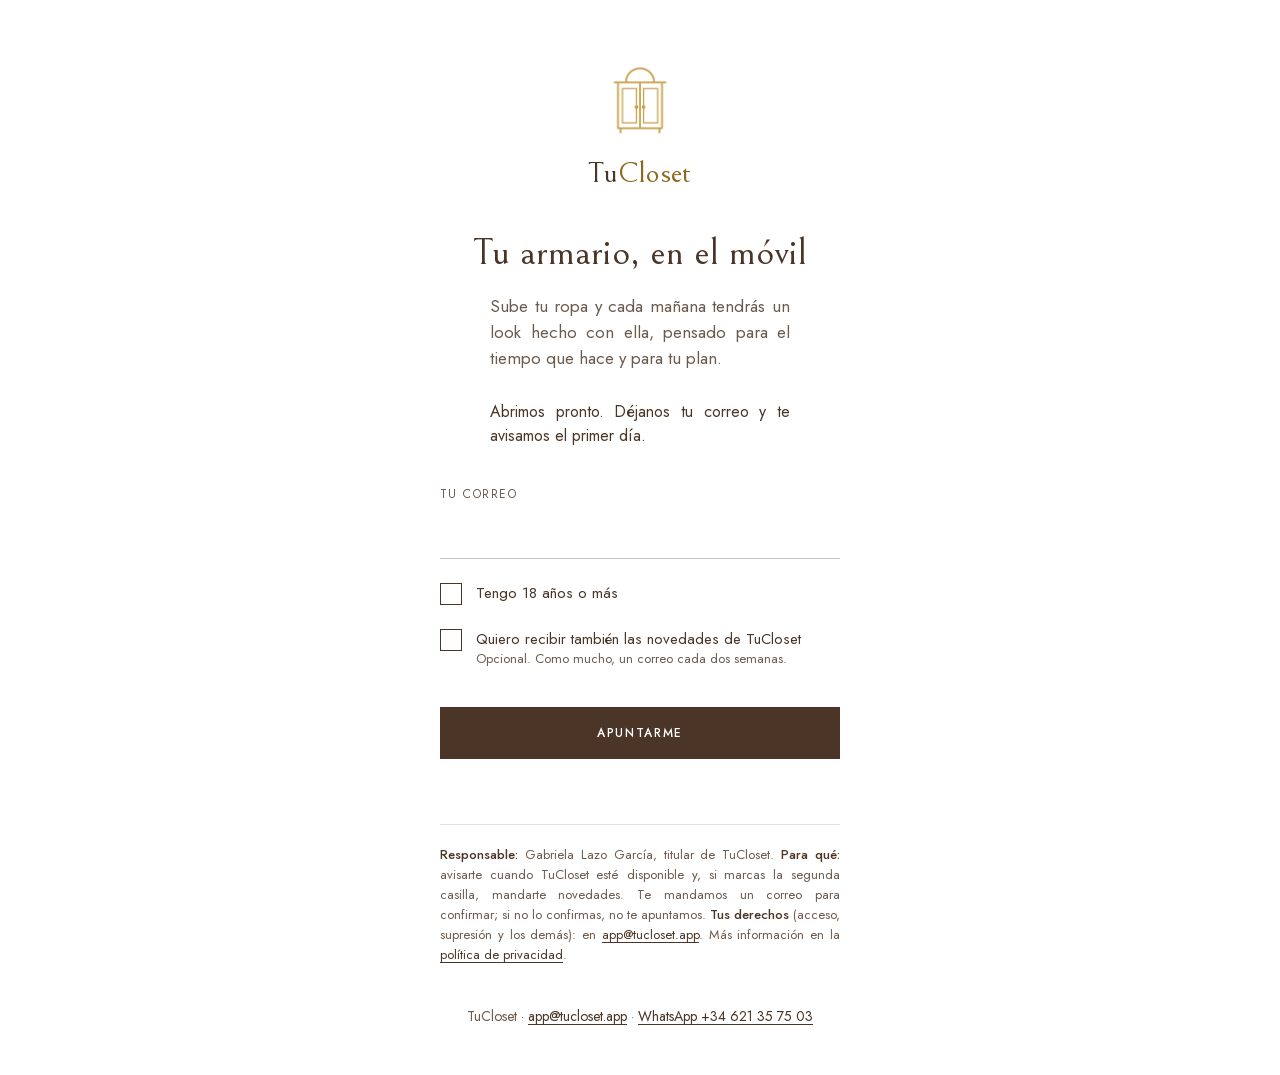
<file: espera.html>
<!doctype html>
<html lang="es">
<head>
<meta charset="utf-8">
<meta name="viewport" content="width=device-width, initial-scale=1, viewport-fit=cover">
<meta name="theme-color" content="#FFFFFF">
<meta name="color-scheme" content="only light">
<title>Lista de espera · TuCloset</title>
<meta name="description" content="TuCloset: tu armario en el móvil. Apúntate y te avisamos el día que abramos.">
<!-- 10/11/2026: LISTA DE ESPERA (Coordinación de marketing, estudio A5, camino B; legal en A8, 2.2): solo el correo, una casilla obligatoria de edad y otra,
     opcional, para las novedades; primera capa de información bajo el formulario; la confirmación la manda Brevo (POST /api/espera). Sin cookies ni nada de
     terceros: letras de la propia web. Publicada desde el 20/11 (Gabriela, panel: «la lista de espera tiene que estar funcionando hoy»), con Brevo y la privacidad publicada.
     Edad: 18, como propone Legal para la app (decisión pendiente); el mínimo legal para consentir en España es 14. -->
<link rel="icon" href="iconos/icono-129-180.png">
<link rel="stylesheet" href="fuentes.css?v=0.123">
<style>
:root{--tinta:#4A3526;--sec:#6B5A4E;--linea:rgba(74,53,38,.28);--oro:#C9A24B;--oro-t:#8C6A1F;--rojo:#8E3B2E;--suave:#F6F4F1}
*{box-sizing:border-box;margin:0}
html,body{background:#fff;color:var(--tinta)}
body{font:400 16px/1.55 'Jost',system-ui,sans-serif;-webkit-font-smoothing:antialiased;padding:0 20px env(safe-area-inset-bottom)}
main{max-width:400px;margin:0 auto;padding:56px 0 48px;text-align:center}
.icono{display:block;width:88px;height:88px;margin:0 auto}
.marca{display:block;font:400 30px/1 'Bellefair',Georgia,serif;margin-top:14px;letter-spacing:.01em}
.marca b{font-weight:400;color:var(--oro-t)}
h1{font:400 38px/1.12 'Bellefair',Georgia,serif;margin:44px 0 18px;text-wrap:balance}
.sub{color:var(--sec);font-size:17px;max-width:30ch;margin:0 auto;text-wrap:pretty}
.abre{margin:28px auto 0;max-width:30ch;font-size:16px;color:var(--tinta)}
/* 27/11 (Gabriela: «todas las redacciones de textos con alineación justificada»): la entrada, justificada con guiones */
.sub,.abre{text-align:justify;hyphens:auto;-webkit-hyphens:auto}
form{margin-top:36px;text-align:left}
label.campo{display:block;font-size:12px;letter-spacing:.12em;text-transform:uppercase;color:var(--sec)}
input[type=email]{display:block;width:100%;font:inherit;font-size:18px;color:var(--tinta);border:0;border-bottom:1px solid var(--linea);padding:10px 0;background:none;border-radius:0;margin-top:6px}
input[type=email]:focus{outline:none;border-bottom-color:var(--tinta)}
input[type=email]:focus-visible{outline:2px solid var(--oro);outline-offset:4px}
.casilla{display:flex;gap:14px;align-items:flex-start;min-height:44px;padding:10px 0;margin-top:14px;cursor:pointer;font-size:15px;line-height:1.45;color:var(--tinta)}
.casilla + .casilla{margin-top:2px}
.casilla input{appearance:none;-webkit-appearance:none;flex:none;width:22px;height:22px;margin:0;border:1.5px solid var(--tinta);border-radius:0;background:#fff;display:grid;place-items:center;cursor:pointer}
.casilla input::after{content:'';width:11px;height:6px;border-left:1.8px solid #fff;border-bottom:1.8px solid #fff;transform:translateY(-1px) rotate(-45deg);opacity:0}
.casilla input:checked{background:var(--tinta)}
.casilla input:checked::after{opacity:1}
.casilla input:focus-visible{outline:2px solid var(--oro);outline-offset:3px}
.casilla small{display:block;color:var(--sec);font-size:13px}
button{display:block;width:100%;font:500 12px/1 'Jost',system-ui,sans-serif;letter-spacing:.14em;text-transform:uppercase;min-height:52px;margin-top:28px;border:1px solid var(--tinta);background:var(--tinta);color:#fff;border-radius:0;cursor:pointer}
button:disabled{opacity:.5;cursor:default}
button:focus-visible{outline:2px solid var(--oro);outline-offset:3px}
.error{color:var(--rojo);margin-top:14px;min-height:1.5em;font-size:15px;text-align:center}
/* 18/11 (Gabriela: textos justificados): la capa de información legal, justificada */
.capa p,.capa li{text-align:justify;-webkit-hyphens:auto;hyphens:auto}
.capa{margin-top:28px;padding-top:20px;border-top:1px solid rgba(74,53,38,.14);font-size:13px;line-height:1.55;color:var(--sec);text-align:justify;-webkit-hyphens:auto;hyphens:auto}
.capa b{font-weight:500;color:var(--tinta)}
.capa a,.fin a,.hecho a{color:var(--tinta);text-underline-offset:3px}
.hecho a{display:inline-flex;align-items:center;min-height:44px;font-size:17px}
.fin{margin-top:40px;font-size:14px;color:var(--sec)}
.hecho{margin-top:12px}
.hecho p{color:var(--sec);max-width:32ch;margin:0 auto;text-wrap:balance}
.hecho p + p{margin-top:14px}
.hecho strong{display:block;margin:4px 0;font-weight:500;color:var(--tinta);overflow-wrap:anywhere}
[hidden]{display:none!important}
</style>
</head>
<body>
<main>
  <img class="icono" src="iconos/icono-129-180.png" alt="" width="88" height="88">
  <span class="marca" aria-label="TuCloset">Tu<b>Closet</b></span>

  <section id="pedir" aria-labelledby="t-pedir">
    <h1 id="t-pedir">Tu armario, en el móvil</h1>
    <p class="sub">Sube tu ropa y cada mañana tendrás un look hecho con ella, pensado para el tiempo que hace y para tu plan.</p>
    <p class="abre">Abrimos pronto. Déjanos tu correo y te avisamos el primer día.</p>
    <form id="f" novalidate>
      <label class="campo" for="correo">Tu correo</label>
      <input id="correo" type="email" name="correo" autocomplete="email" inputmode="email" required aria-describedby="err">
      <label class="casilla"><input type="checkbox" id="edad" required aria-describedby="err"><span>Tengo 18 años o más</span></label>
      <label class="casilla"><input type="checkbox" id="novedades"><span>Quiero recibir también las novedades de TuCloset<small>Opcional. Como mucho, un correo cada dos semanas.</small></span></label>
      <button id="enviar" type="submit">Apuntarme</button>
      <p class="error" id="err" role="alert"></p>
    </form>
    <p class="capa"><b>Responsable:</b> Gabriela Lazo García, titular de TuCloset. <b>Para qué:</b> avisarte cuando TuCloset esté disponible y, si marcas la segunda casilla, mandarte novedades. Te mandamos un correo para confirmar; si no lo confirmas, no te apuntamos. <b>Tus derechos</b> (acceso, supresión y los demás): en <a href="mailto:app@tucloset.app">app@tucloset.app</a>. Más información en la <a href="privacidad.html">política de privacidad</a>.</p>
  </section>

  <section id="mira" class="hecho" aria-labelledby="t-mira" hidden>
    <h1 id="t-mira" tabindex="-1">Mira tu correo</h1>
    <p>Te hemos mandado un enlace para confirmar a <strong id="mira-correo"></strong> Púlsalo y ya estarás dentro.</p>
    <p>Si no lo ves en unos minutos, mira en Promociones o en el correo no deseado.</p>
  </section>

  <section id="dentro" class="hecho" aria-labelledby="t-dentro" hidden>
    <h1 id="t-dentro" tabindex="-1">Ya estás dentro</h1>
    <p>Te escribiremos el día que abramos. Mientras, puedes seguirnos en Instagram o en TikTok.</p>
    <p><a href="https://www.instagram.com/tucloset.app/" rel="noopener">Instagram · @tucloset.app</a></p>
    <p><a href="https://www.tiktok.com/@tucloset.app" rel="noopener">TikTok · @tucloset.app</a></p>
  </section>

  <p class="fin">TuCloset · <a href="mailto:app@tucloset.app">app@tucloset.app</a> · <a href="https://wa.me/34621357503" rel="noopener">WhatsApp +34 621 35 75 03</a></p>
</main>
<script>
(() => {
  const TEXTO_V = 'espera-2026-11-10'; // versión del texto aceptado (prueba del permiso, RGPD art. 7.1): cambiarla si cambian las casillas o la primera capa
  const API = (() => { try { const q = localStorage.getItem('tc_api'); if (q) return q; } catch (e) { } return /^(localhost|127\.0\.0\.1)$/.test(location.hostname) ? 'http://localhost:8787' : 'https://tucloset-api.apptucloset.workers.dev'; })();
  const $ = id => document.getElementById(id), q = new URLSearchParams(location.search);
  // de qué red llega (?o=ig…): se cuenta la visita una vez y se quita de la dirección, como en la app (sin cookies ni nada guardado)
  let o = (q.get('o') || '').toLowerCase(); if (!/^(ig|tt|pin|wa|g|cartel|mail\d{1,2}|(?:meta|tt|g|pin)-ad\d{1,3})$/.test(o)) o = '';
  if (q.has('o')) { q.delete('o'); history.replaceState(null, '', location.pathname + (q.toString() ? '?' + q : '')); if (o) fetch(API + '/api/visita', { method: 'POST', headers: { 'Content-Type': 'application/json' }, body: JSON.stringify({ o }) }).catch(() => { }); }
  const ver = id => { for (const s of ['pedir', 'mira', 'dentro']) $(s).hidden = s !== id; const h = $(id).querySelector('h1'); if (id !== 'pedir') h.focus(); };
  if (q.get('dentro') === '1') ver('dentro');
  const err = $('err');
  $('f').addEventListener('submit', async e => {
    e.preventDefault(); err.textContent = '';
    const correo = $('correo').value.trim();
    if (!/^[^\s@]+@[^\s@]+\.[^\s@]{2,}$/.test(correo)) { err.textContent = 'Escribe tu correo completo, por ejemplo nombre@gmail.com.'; return $('correo').focus(); }
    if (!$('edad').checked) { err.textContent = 'Para apuntarte tienes que tener 18 años o más.'; return $('edad').focus(); }
    const bt = $('enviar'); bt.disabled = true; bt.textContent = 'Apuntando…';
    let r = null; try { r = await fetch(API + '/api/espera', { method: 'POST', headers: { 'Content-Type': 'application/json' }, body: JSON.stringify({ correo, edad: true, novedades: $('novedades').checked, o, v: TEXTO_V }) }); } catch (x) { }
    bt.disabled = false; bt.textContent = 'Apuntarme';
    if (r?.ok) { $('mira-correo').textContent = correo; return ver('mira'); }
    const j = r ? await r.json().catch(() => ({})) : {};
    err.textContent = !r ? 'Sin conexión. Prueba otra vez en un momento.'
      : j.error === 'cerrada' ? 'La lista abre en unos días. Vuelve pronto.'
      : j.error === 'frenado' ? 'Demasiados intentos seguidos. Prueba dentro de 15 minutos.'
      : j.error === 'correo' ? 'Ese correo no parece válido. Revísalo.'
      : 'No hemos podido mandarte el correo. Prueba otra vez en un momento.';
  });
})();
</script>
</body>
</html>
</file>
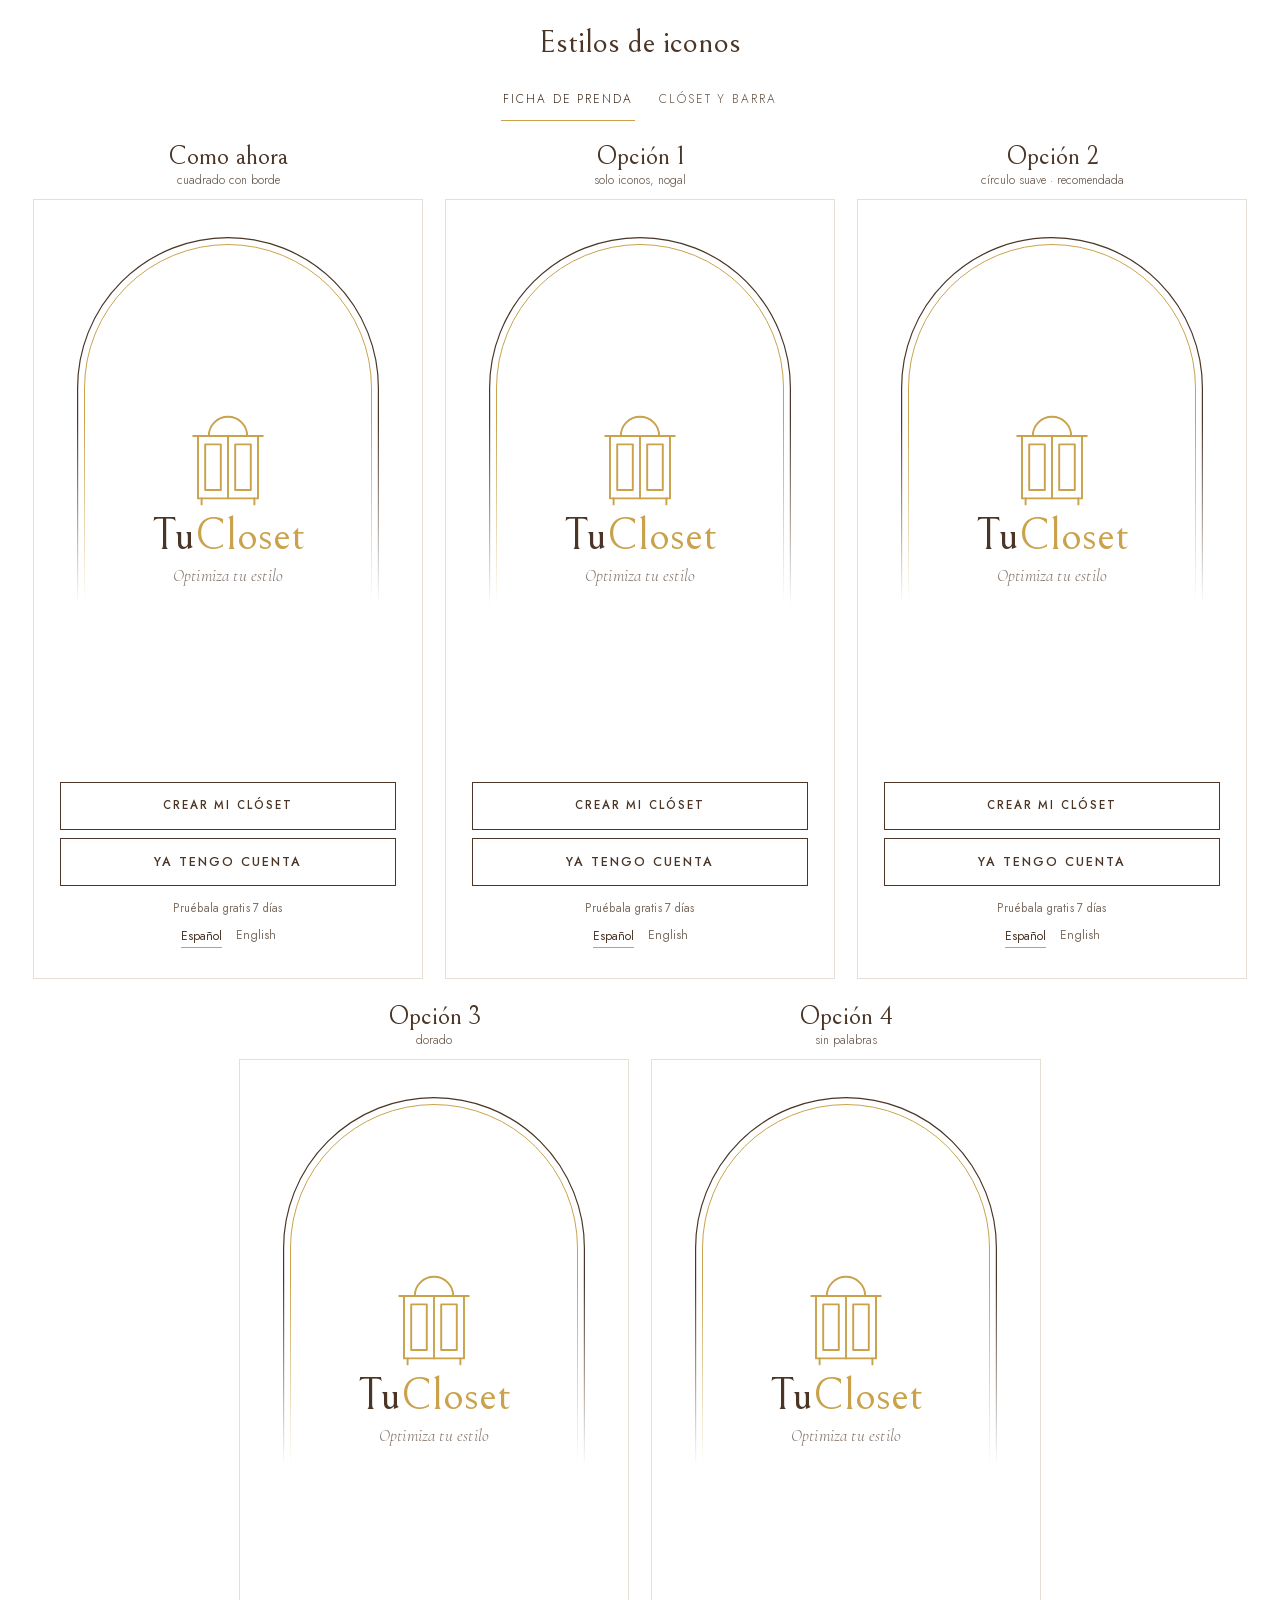
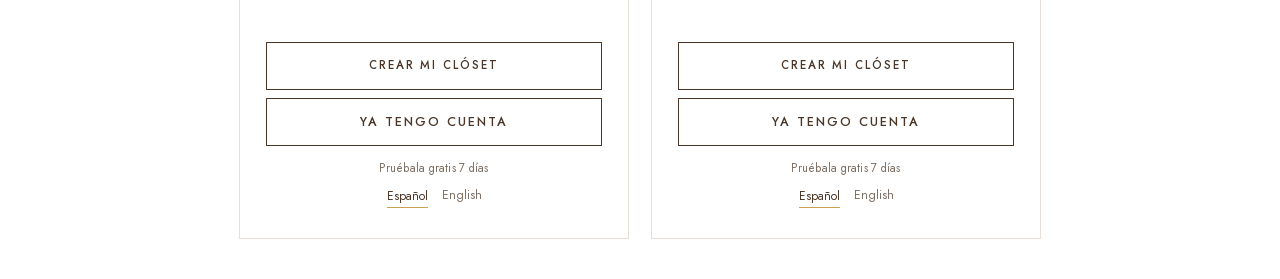
<file: iconos.html>
<!doctype html>
<html lang="es"><head><meta charset="utf-8"><meta name="viewport" content="width=device-width,initial-scale=1">
<meta name="robots" content="noindex">
<title>Estilos de iconos</title>
<link rel="stylesheet" href="fuentes.css?v=0.123">
<!-- 06/11 (Gabriela: «abre todos los botones en una sola pestaña»): las cinco opciones de ?iconos a la vez, con la cuenta de quien la abre; ?iconosVer no guarda nada -->
<style>
*{box-sizing:border-box;margin:0}
body{background:#fff;color:#4A3526;font-family:Jost,system-ui,sans-serif;font-weight:300;padding:24px 16px 40px}
h1{font-family:Bellefair,serif;font-weight:400;font-size:32px;text-align:center}
nav{display:flex;justify-content:center;gap:22px;margin:16px 0 20px}
nav button{font:inherit;font-size:12px;letter-spacing:.16em;text-transform:uppercase;background:none;border:0;border-bottom:1px solid transparent;padding:6px 2px;color:#6B5A4E;cursor:pointer;min-height:44px}
nav button.on{color:#4A3526;border-bottom-color:#C9A24B}
.fila{display:flex;justify-content:center;gap:22px;flex-wrap:wrap}
figure{display:grid;justify-items:center;gap:10px}
figcaption{font-family:Bellefair,serif;font-size:26px;text-align:center}
figcaption span{display:block;font-family:Jost,sans-serif;font-size:12px;color:#6B5A4E}
iframe{width:390px;height:780px;max-width:calc(100vw - 32px);border:1px solid #e6dfd6;background:#fff}
</style></head><body>
<h1>Estilos de iconos</h1>
<nav aria-label="Pantalla"><button class="on" data-p="ficha">Ficha de prenda</button><button data-p="closet">Clóset y barra</button></nav>
<div class="fila" id="fila"></div>
<script>
const OP = [['0', 'Como ahora', 'cuadrado con borde'], ['1', 'Opción 1', 'solo iconos, nogal'], ['2', 'Opción 2', 'círculo suave · recomendada'], ['3', 'Opción 3', 'dorado'], ['4', 'Opción 4', 'sin palabras']];
const pintar = p => { document.getElementById('fila').innerHTML = OP.map(([n, t, s]) => `<figure><figcaption>${t}<span>${s}</span></figcaption><iframe title="${t}" loading="eager" src="index.html?iconosVer=${n}&${p === 'ficha' ? 'ficha=primera' : 'pantalla=closet'}&intro=0"></iframe></figure>`).join(''); };
document.querySelector('nav').onclick = e => { const b = e.target.closest('button'); if (!b) return; document.querySelectorAll('nav button').forEach(x => x.classList.toggle('on', x === b)); pintar(b.dataset.p); };
// en la ficha, cada móvil baja solo hasta los iconos (mismo dominio: se puede mirar dentro del marco)
const bajar = f => { let n = 0; const t = setInterval(() => { try { const x = f.contentDocument.querySelector('.at-iconos'); if (x) { x.scrollIntoView({ block: 'center' }); clearInterval(t); } } catch (e) { } if (++n > 40) clearInterval(t); }, 500); };
new MutationObserver(() => document.querySelectorAll('iframe').forEach(f => { if (!f.dataset.v) { f.dataset.v = 1; f.addEventListener('load', () => bajar(f)); } })).observe(document.getElementById('fila'), { childList: true });
pintar('ficha');
</script></body></html>
</file>
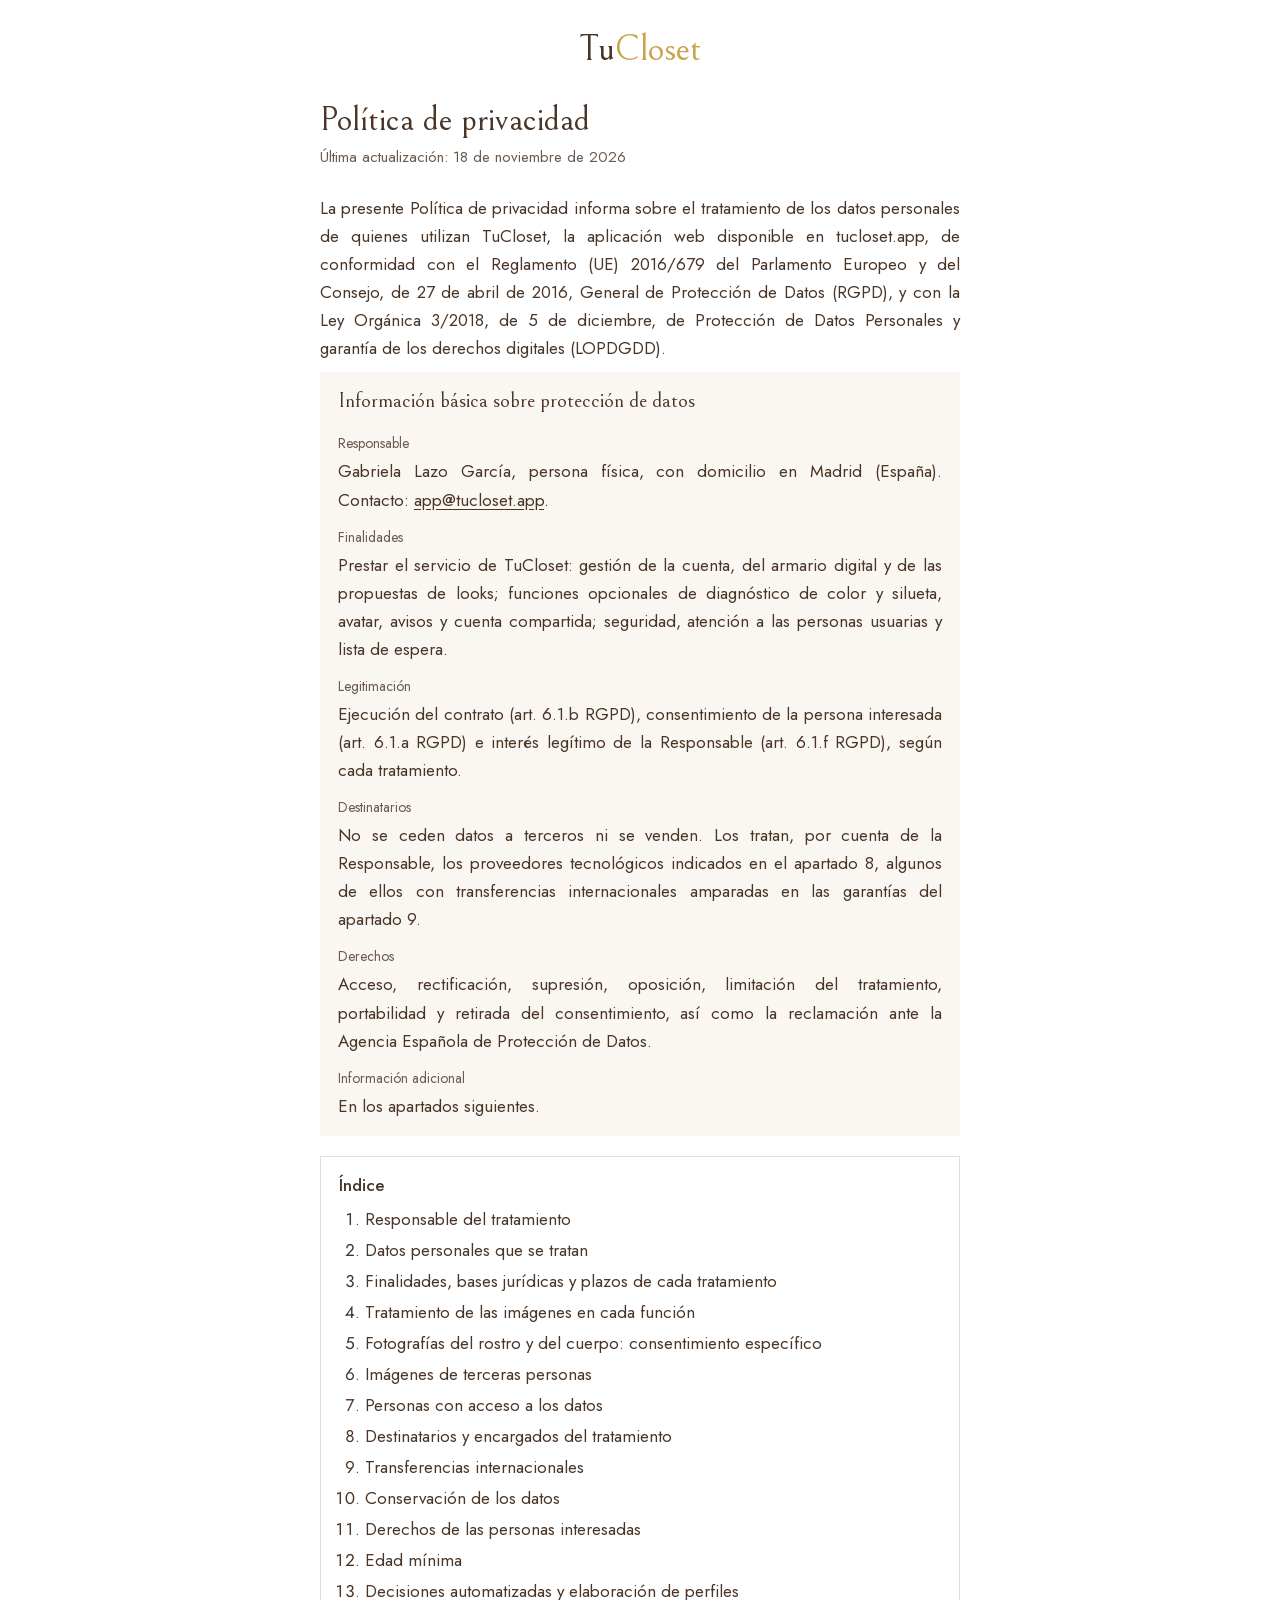
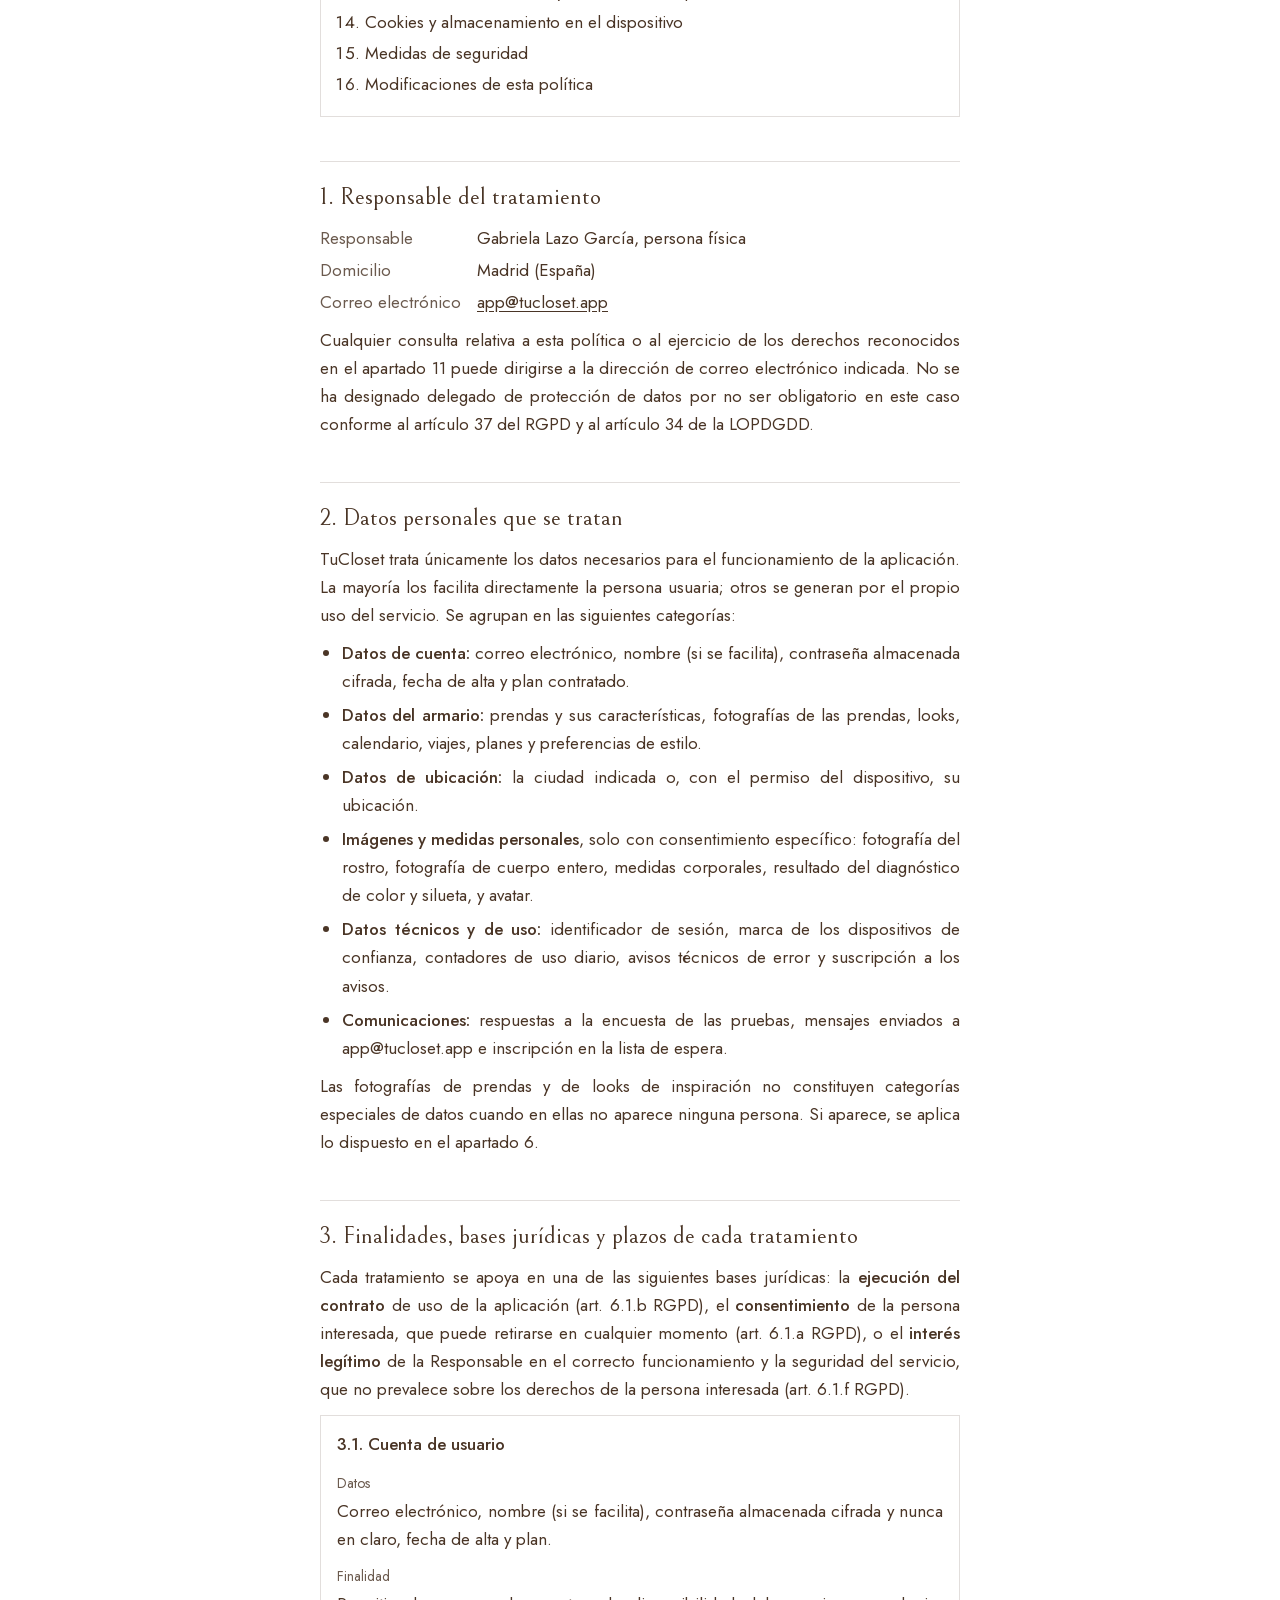
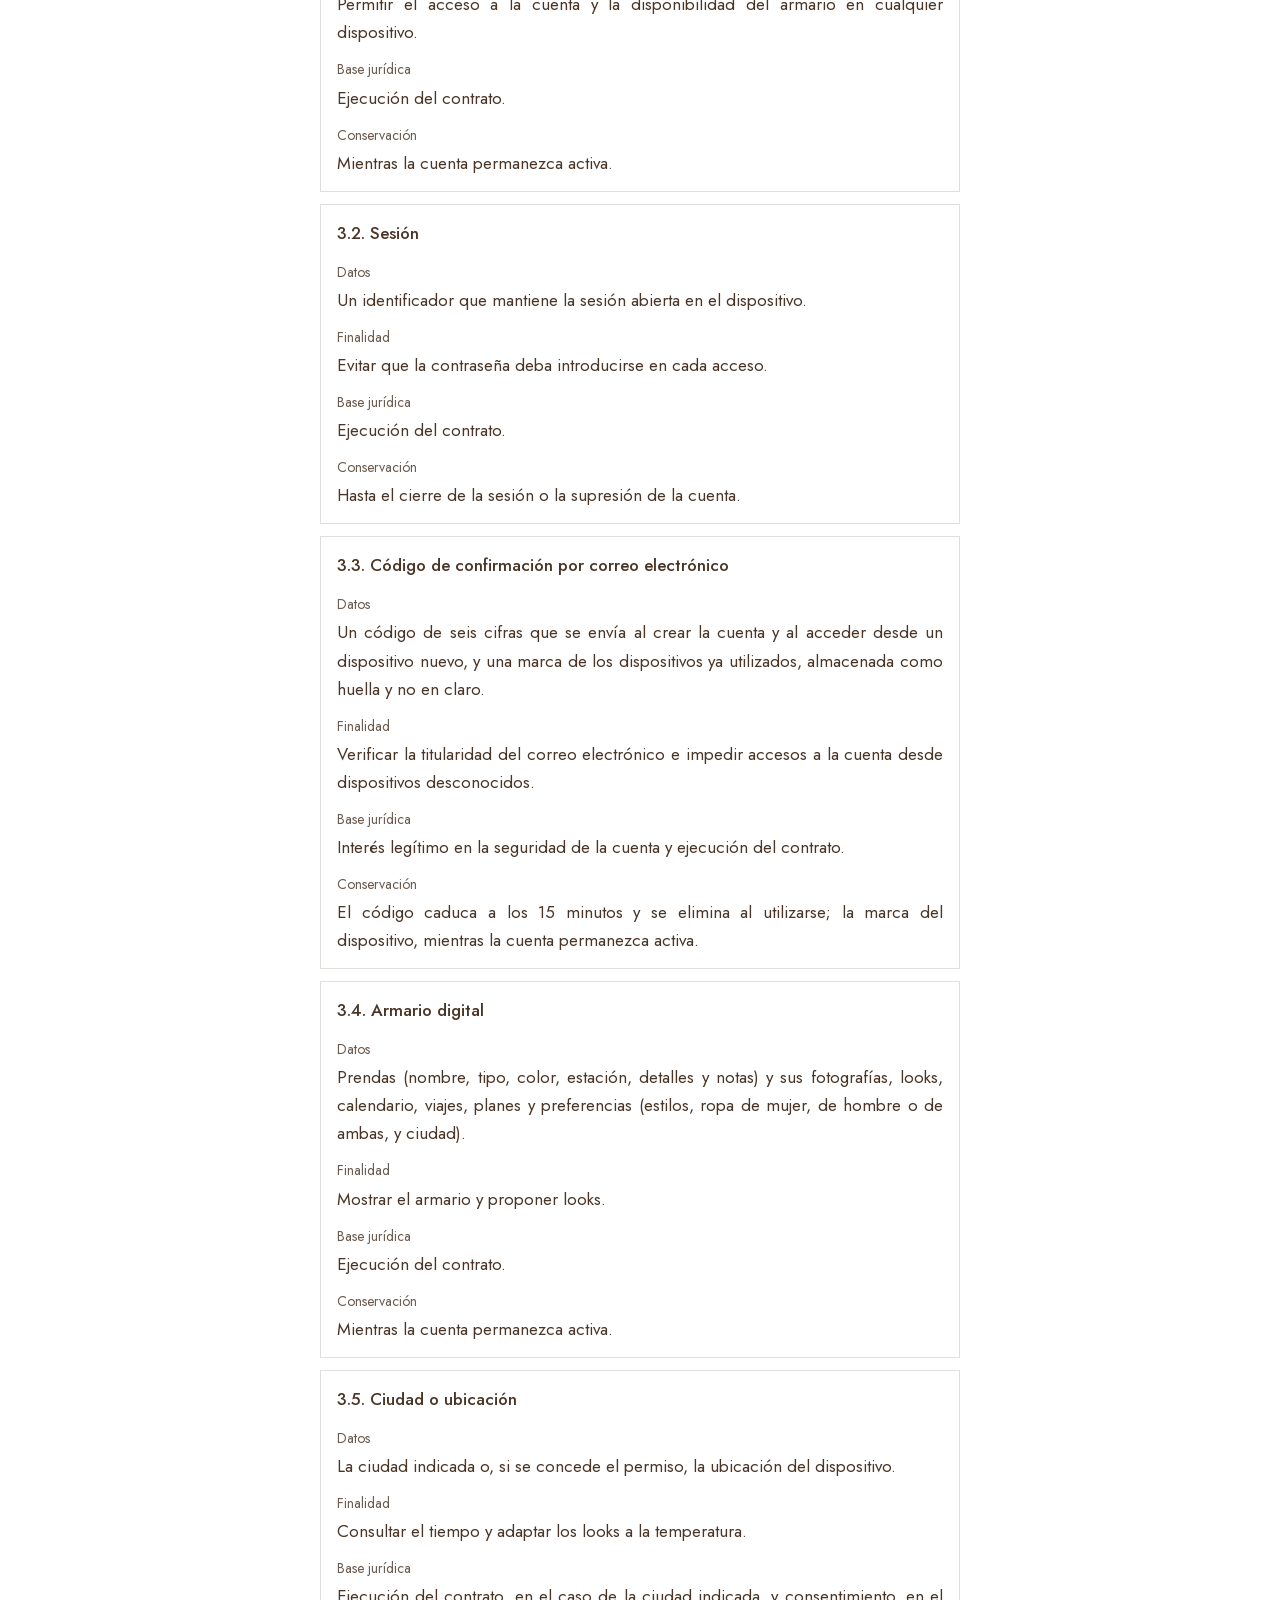
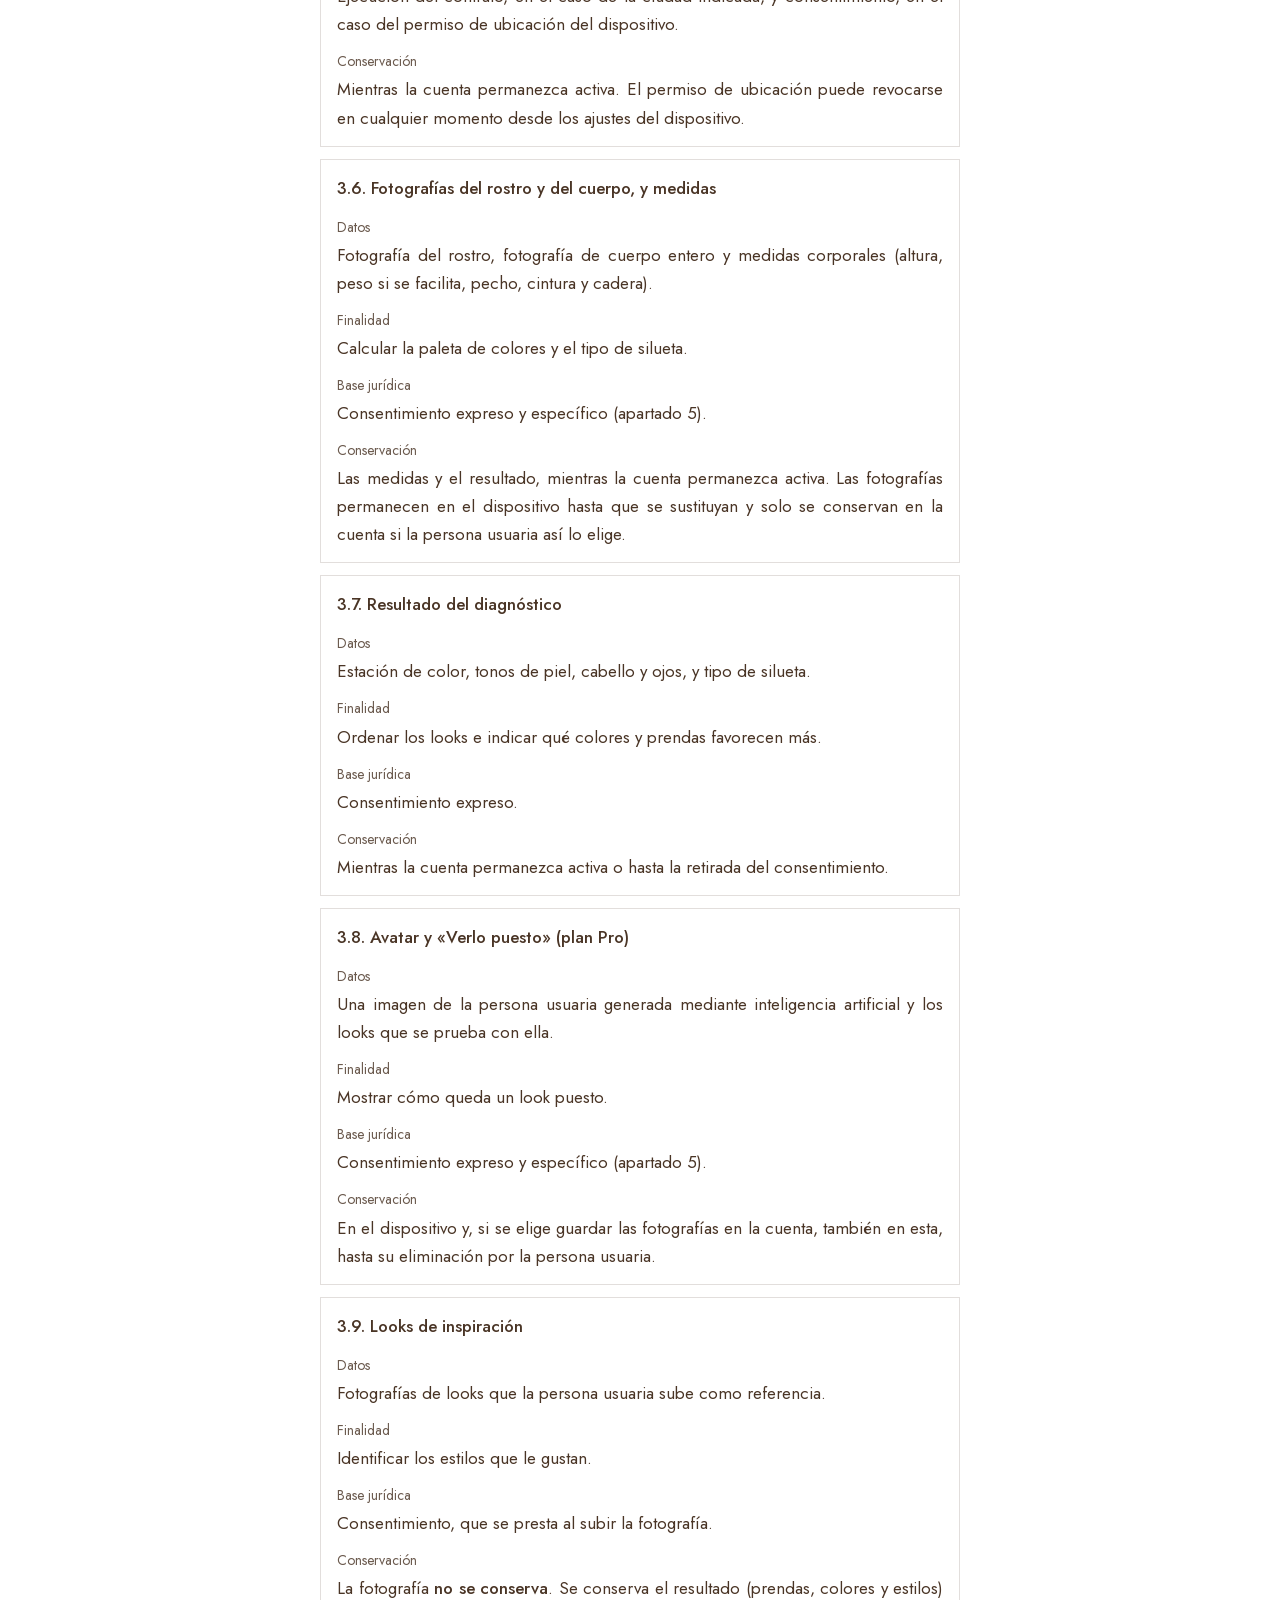
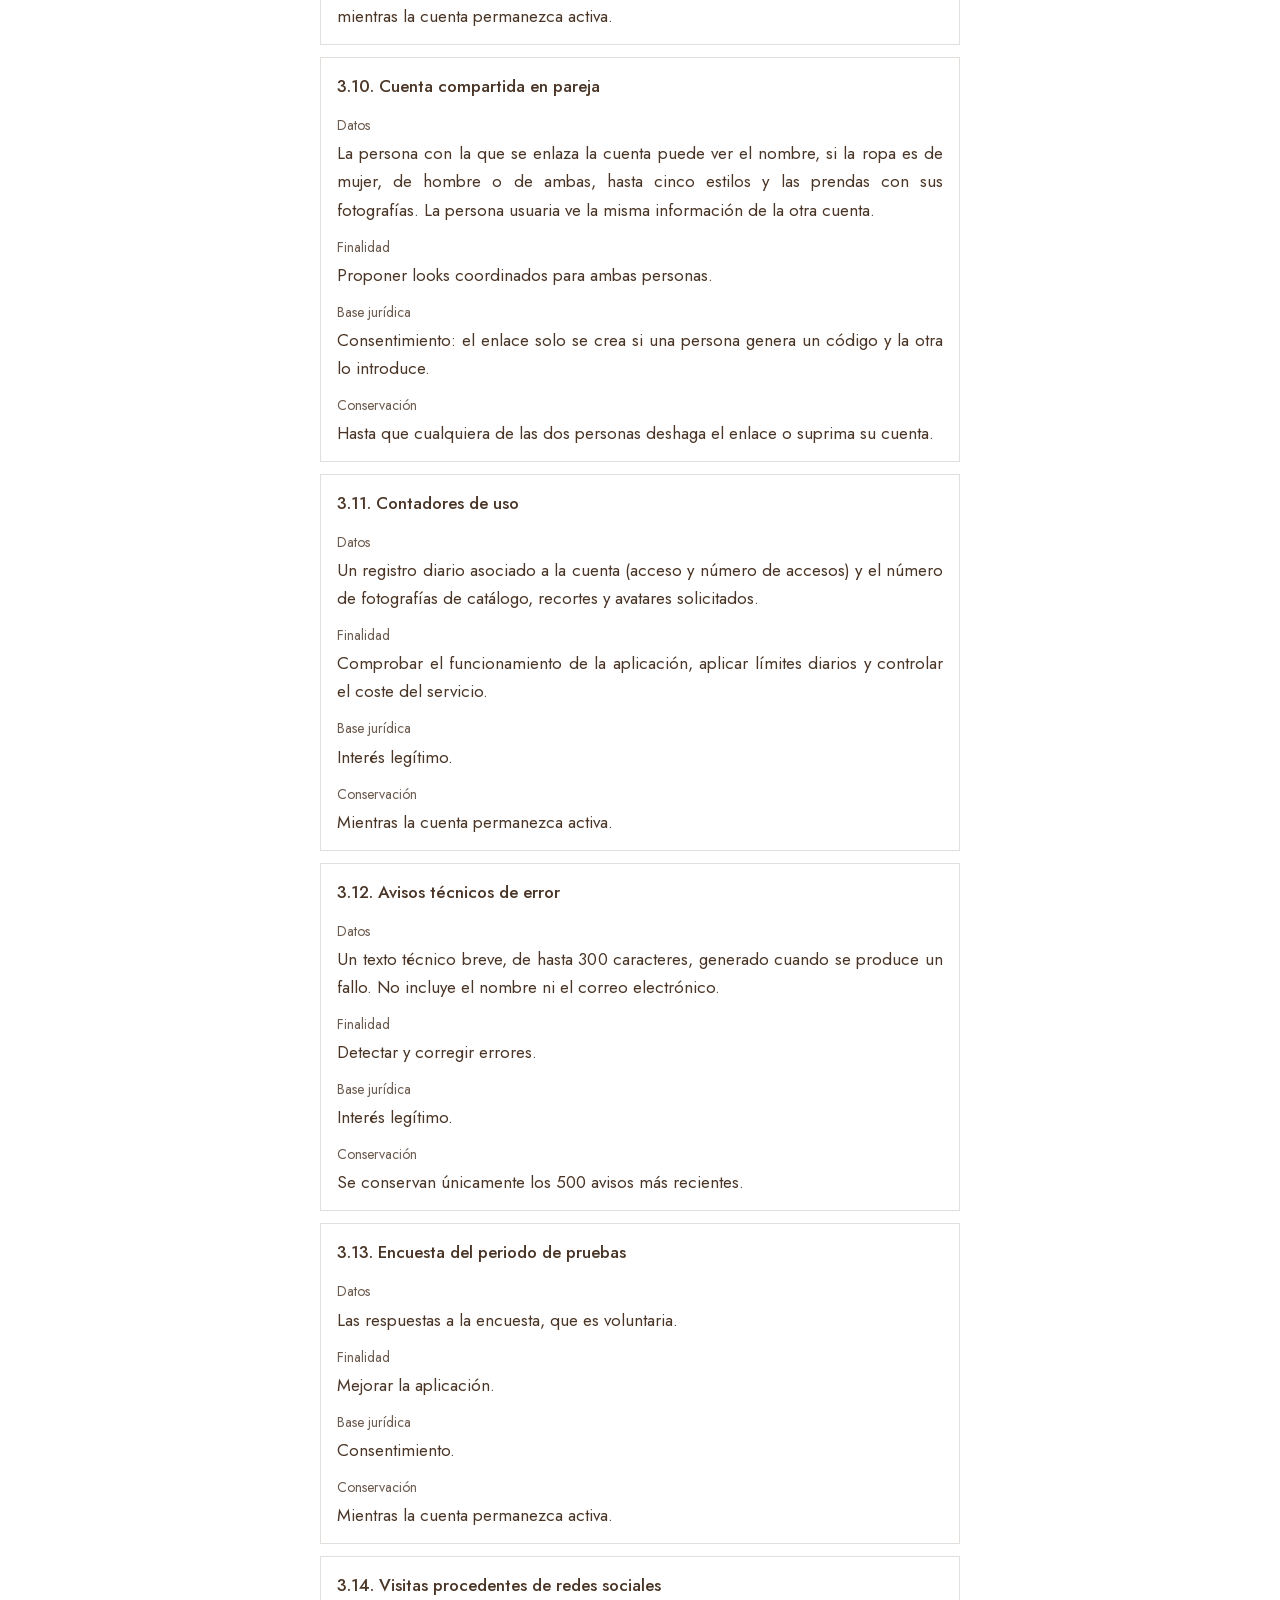
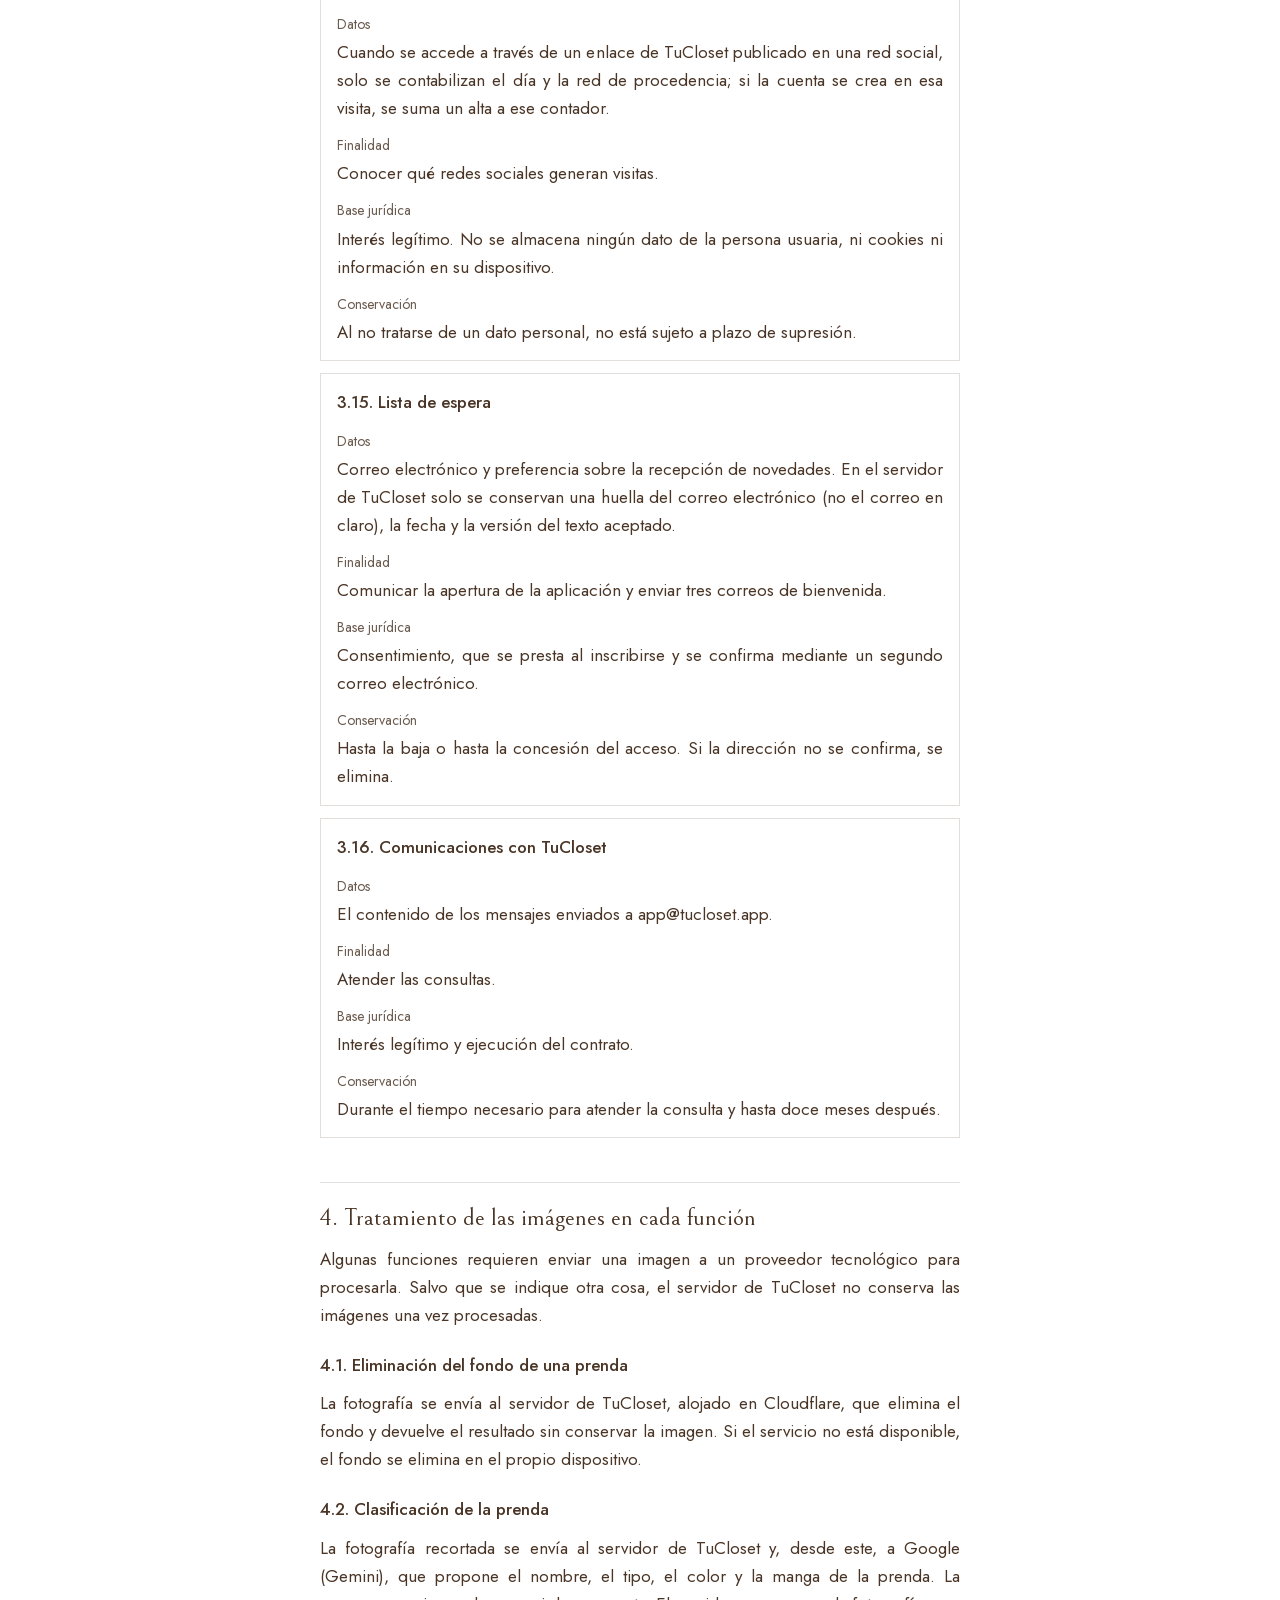
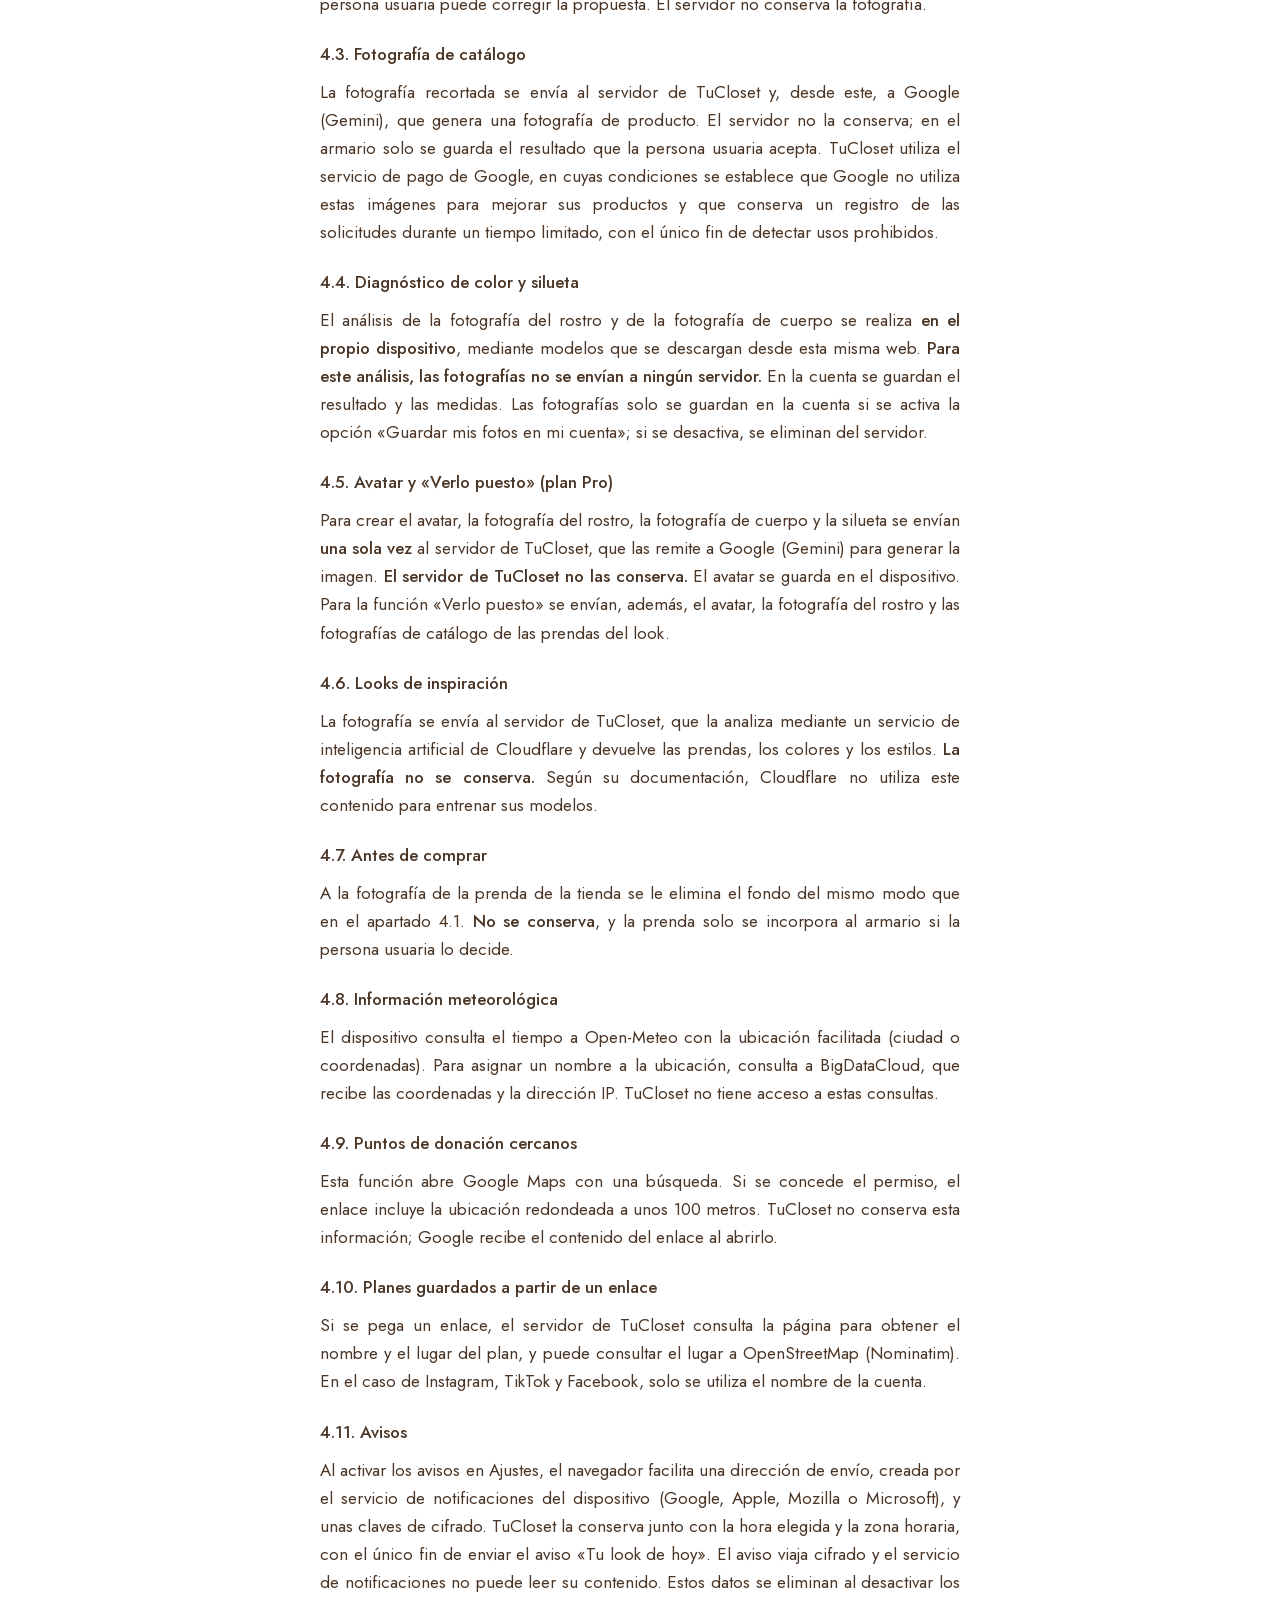
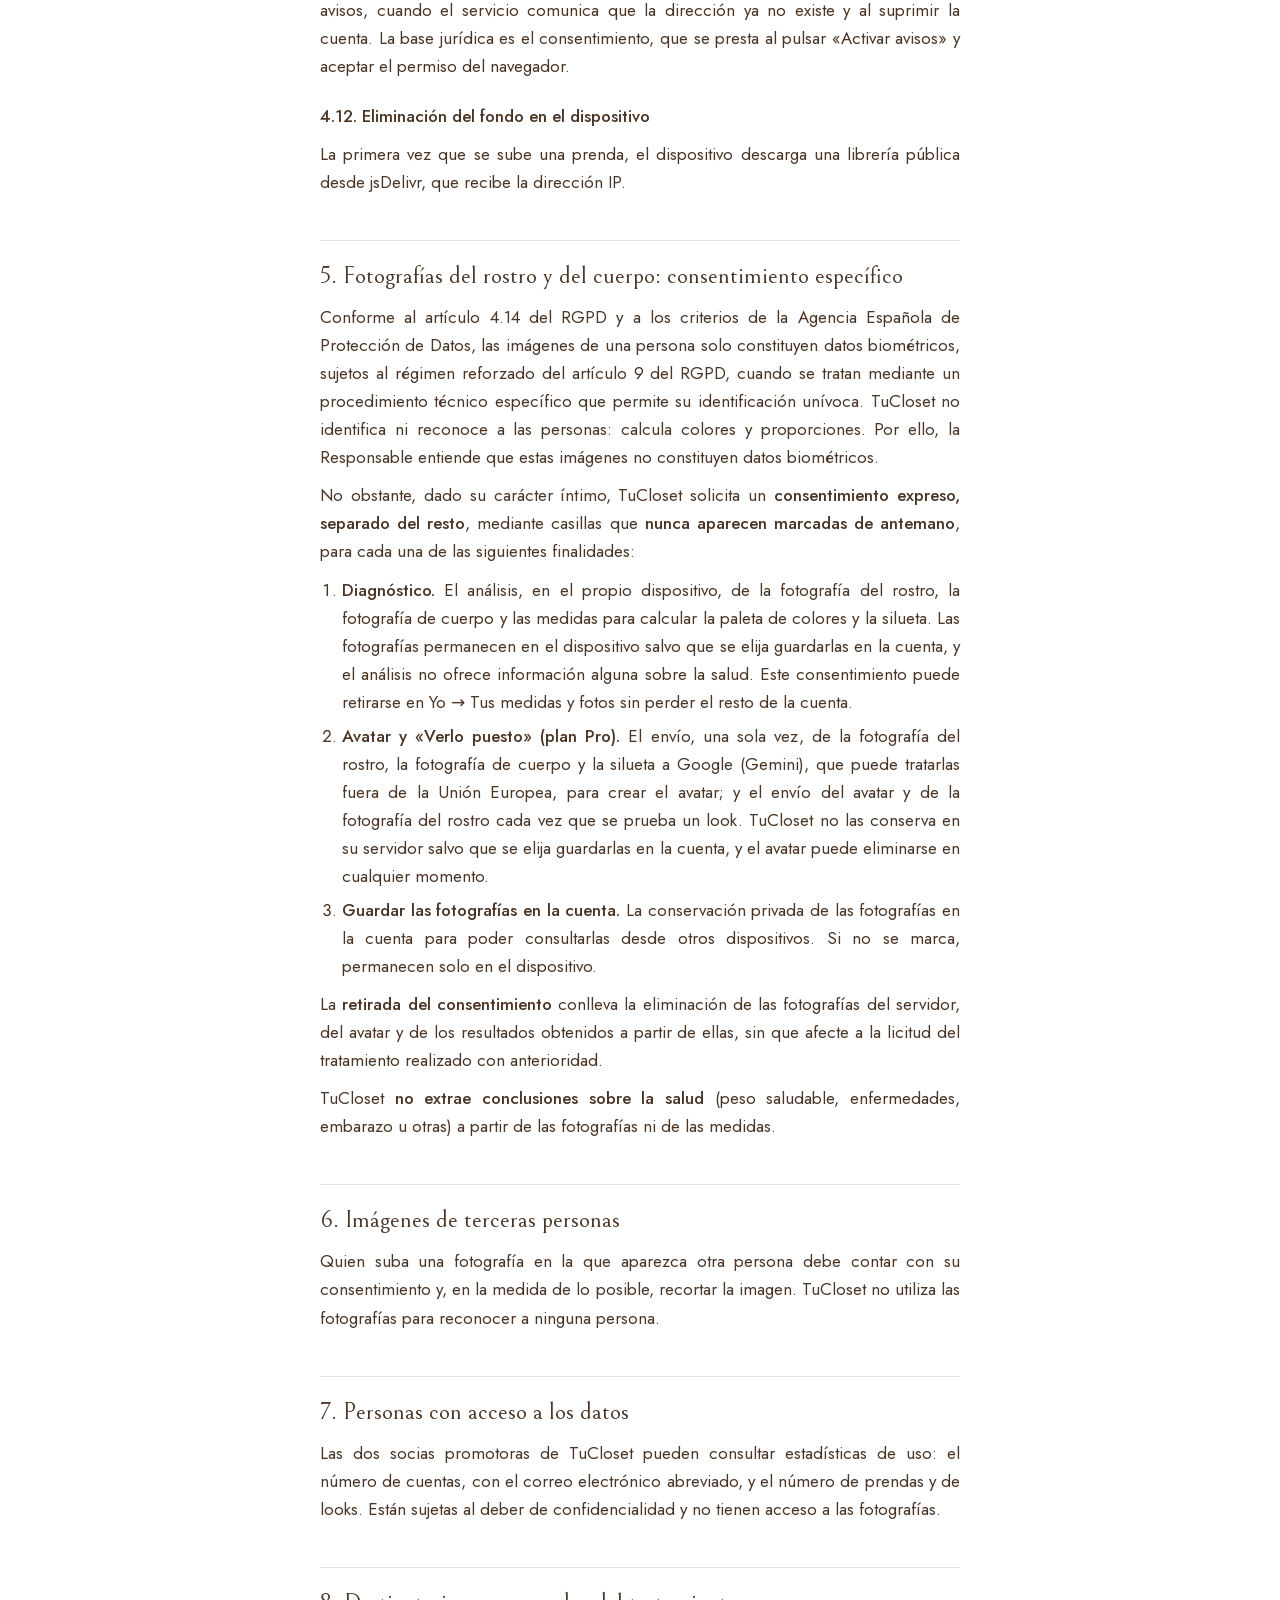
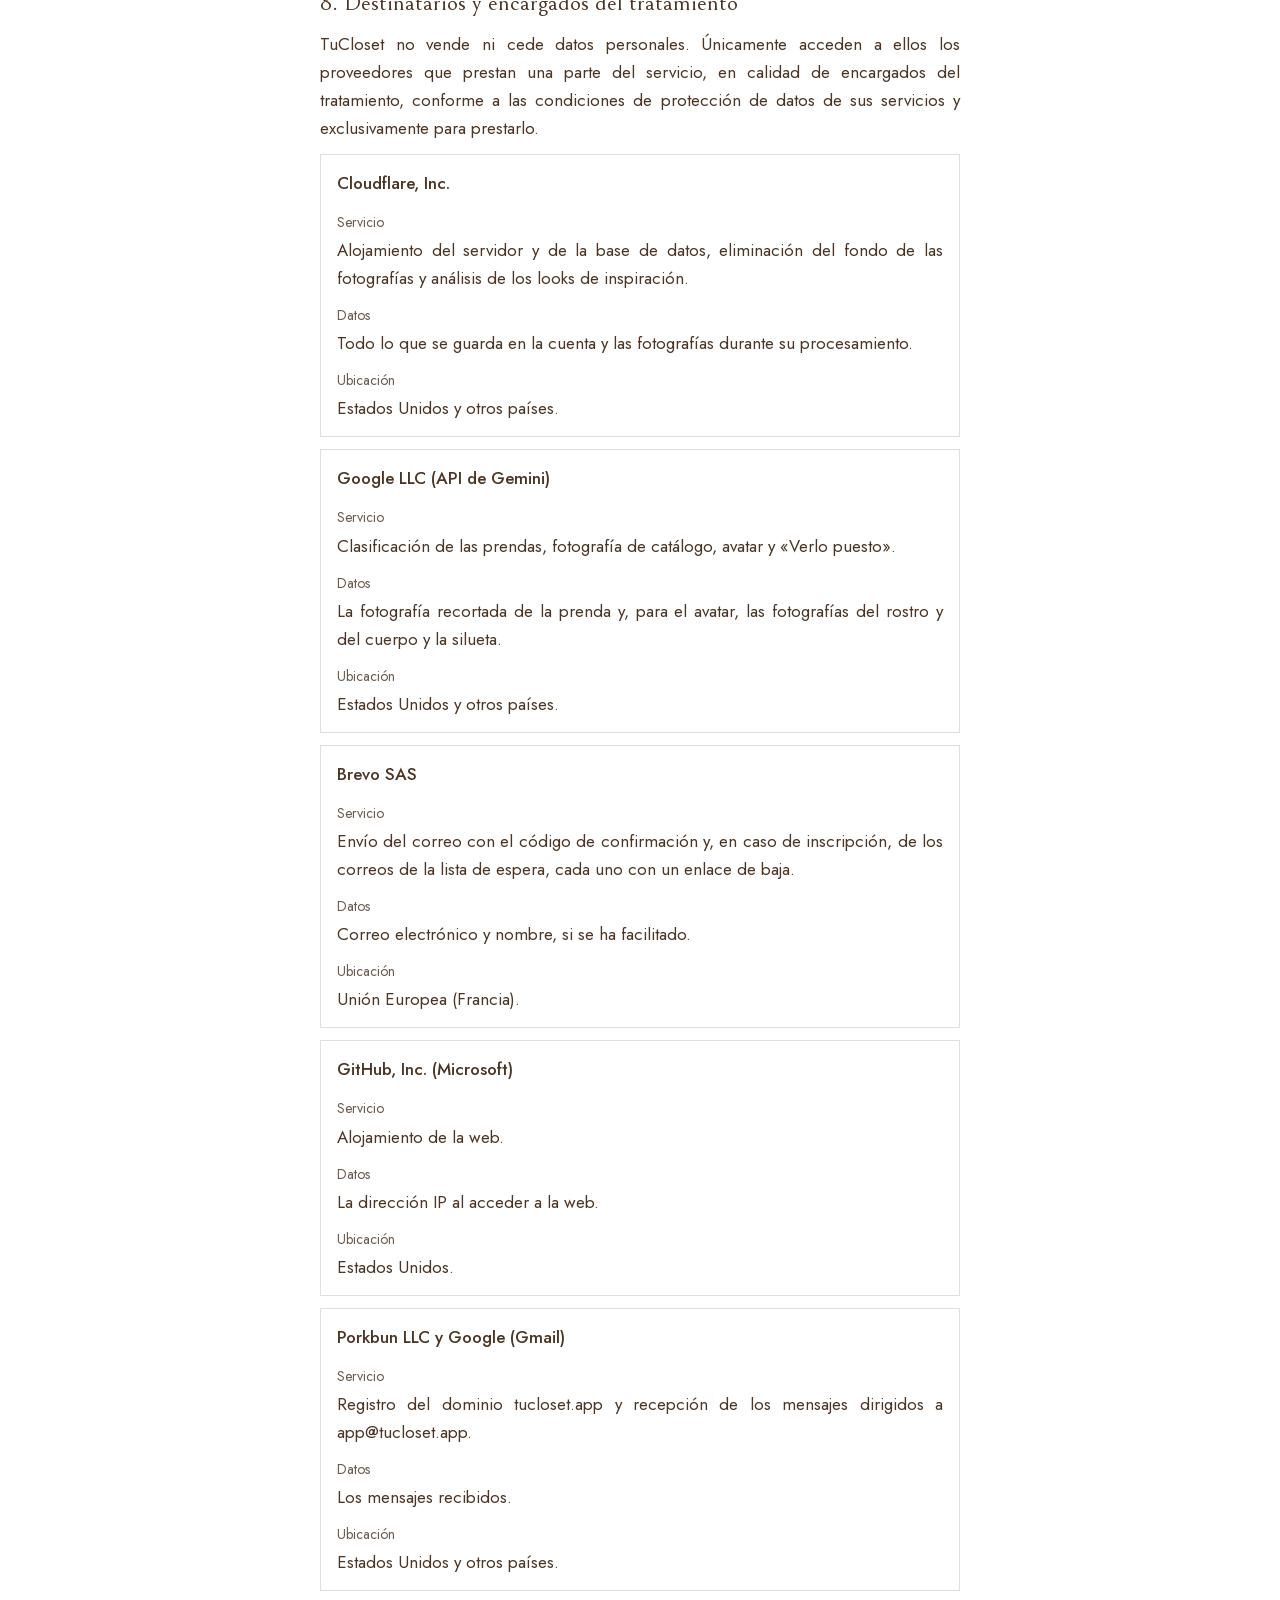
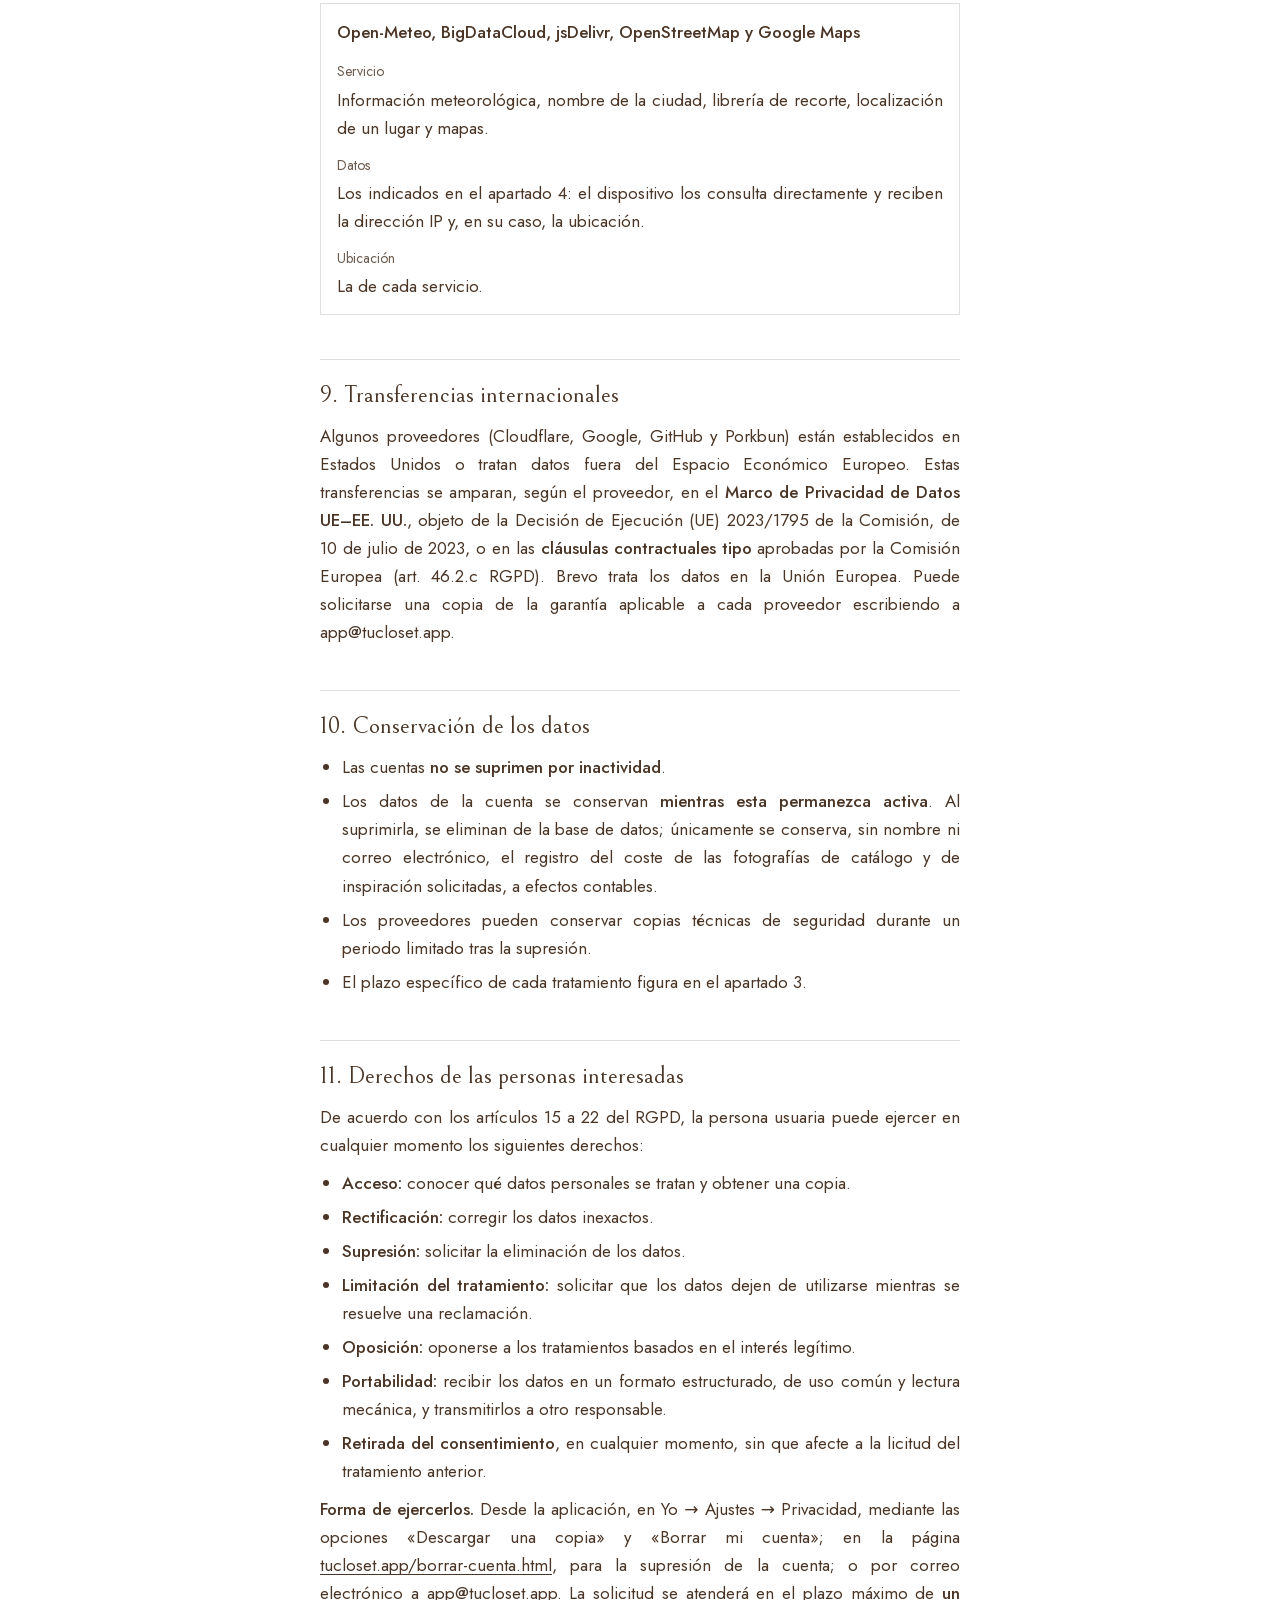
<file: privacidad.html>
<!doctype html>
<html lang="es">
<head>
<meta charset="utf-8">
<meta name="viewport" content="width=device-width, initial-scale=1, maximum-scale=1, user-scalable=no, viewport-fit=cover">
<meta name="color-scheme" content="only light">
<title>Política de privacidad · TuCloset</title>
<!-- 17/11/2026: la política de privacidad para publicar en tucloset.app/privacidad.html. Sale del borrador de Legal (equipo/legal/2026-11-09-privacidad.md),
     puesto al día con la app de hoy: sin NIE (Gabriela, 17/11: «sí a lo de la privacidad»), domicilio Madrid (16/11), clasificación con Gemini, pareja, Brevo
     en la UE, lista de espera y gasto sin nombre al borrar. No se publica hasta que Gabriela la lea y diga que vale (decisión del 30/10: la leen las dos).
     18/11/2026 (Gabriela, panel: «más profesionalismo en la redacción y en la estructura, me parece simplista»; «redáctala con alineación justificada»):
     reescrita con estructura formal (información básica, índice y 16 apartados numerados en el orden del art. 13 del RGPD), registro jurídico e impersonal y
     texto justificado. Los hechos son los mismos del 17/11; las casillas de consentimiento se describen en vez de citarse, porque la app las muestra en dos líneas.
     Copia anterior: prototipo/privacidad.html.antes-profesional -->
<link rel="stylesheet" href="fuentes.css?v=0.123">
<style>
:root { --nogal: #4A3526; --dorado: #C9A24B; --gris: #6B5A4E; --raya: rgba(74, 53, 38, .16); --fondo2: #FAF7F3; }
* { box-sizing: border-box; }
html { scroll-behavior: smooth; }
@media (prefers-reduced-motion: reduce) { html { scroll-behavior: auto; } }
body { margin: 0; background: #fff; color: var(--nogal); font: 17px/1.65 'Jost', system-ui, sans-serif; -webkit-text-size-adjust: 100%; }
main { max-width: 680px; margin: 0 auto; padding: 32px 20px 72px; }
.marca { display: block; text-align: center; font: 36px/1 'Bellefair', serif; text-decoration: none; color: var(--nogal); margin-bottom: 32px; }
.marca span { color: var(--dorado); }
h1 { font: 34px/1.15 'Bellefair', serif; font-weight: 400; margin: 0 0 6px; }
.fecha { color: var(--gris); font-size: 15px; margin: 0 0 24px; }
h2 { font: 24px/1.25 'Bellefair', serif; font-weight: 400; margin: 44px 0 12px; padding-top: 20px; border-top: 1px solid var(--raya); scroll-margin-top: 16px; }
h3 { font-size: 17px; font-weight: 500; margin: 22px 0 6px; }
.dato h3 { margin: 0 0 4px; }
p { margin: 10px 0; }
ol, ul { padding-left: 22px; margin: 8px 0; }
li { margin: 6px 0; }
strong { font-weight: 500; }
.capa { background: var(--fondo2); padding: 16px 18px; margin: 0 0 8px; }
.capa h2 { border-top: 0; padding-top: 0; margin: 0 0 8px; font-size: 21px; }
.capa dl, .dato dl { display: grid; grid-template-columns: 1fr; gap: 2px; margin: 0; }
.capa dt, .dato dt { color: var(--gris); font-size: 14px; margin-top: 10px; }
.capa dd, .dato dd { margin: 0; }
.indice { border: 1px solid var(--raya); padding: 14px 18px; margin: 20px 0 0; }
.indice p { margin: 0 0 6px; font-weight: 500; text-align: left; }
.indice ol { margin: 0; padding-left: 26px; }
.indice li { margin: 3px 0; text-align: left; }
.indice a { text-decoration: none; }
.indice a:hover { text-decoration: underline; }
.dato { border: 1px solid var(--raya); padding: 14px 16px; margin: 12px 0; }
.ficha { display: grid; grid-template-columns: max-content 1fr; gap: 4px 16px; margin: 10px 0; }
.ficha dt { color: var(--gris); }
.ficha dd { margin: 0; }
a { color: var(--nogal); text-underline-offset: 3px; overflow-wrap: anywhere; }
a:focus-visible { outline: 2px solid var(--dorado); outline-offset: 2px; }
/* 18/11 (Gabriela: «redáctala con alineación justificada»): el texto corrido, justificado y con guiones para que no queden huecos en el móvil;
   los títulos, la fecha, el índice, las etiquetas y el pie, sin justificar */
p, li, dd { text-align: justify; -webkit-hyphens: auto; hyphens: auto; }
.fecha { text-align: left; }
.pie { margin-top: 48px; padding-top: 20px; border-top: 1px solid var(--raya); font-size: 15px; color: var(--gris); text-align: center; }
html{touch-action:manipulation;-webkit-text-size-adjust:100%}
</style>
</head>
<body>
<main>
<a class="marca" href="./">Tu<span>Closet</span></a>

<h1>Política de privacidad</h1>
<p class="fecha">Última actualización: 18 de noviembre de 2026</p>

<p>La presente Política de privacidad informa sobre el tratamiento de los datos personales de quienes utilizan TuCloset, la aplicación web disponible en tucloset.app, de conformidad con el Reglamento (UE) 2016/679 del Parlamento Europeo y del Consejo, de 27 de abril de 2016, General de Protección de Datos (RGPD), y con la Ley Orgánica 3/2018, de 5 de diciembre, de Protección de Datos Personales y garantía de los derechos digitales (LOPDGDD).</p>

<section class="capa" aria-labelledby="basica">
<h2 id="basica">Información básica sobre protección de datos</h2>
<dl>
<dt>Responsable</dt><dd>Gabriela Lazo García, persona física, con domicilio en Madrid (España). Contacto: <a href="mailto:app@tucloset.app">app@tucloset.app</a>.</dd>
<dt>Finalidades</dt><dd>Prestar el servicio de TuCloset: gestión de la cuenta, del armario digital y de las propuestas de looks; funciones opcionales de diagnóstico de color y silueta, avatar, avisos y cuenta compartida; seguridad, atención a las personas usuarias y lista de espera.</dd>
<dt>Legitimación</dt><dd>Ejecución del contrato (art. 6.1.b RGPD), consentimiento de la persona interesada (art. 6.1.a RGPD) e interés legítimo de la Responsable (art. 6.1.f RGPD), según cada tratamiento.</dd>
<dt>Destinatarios</dt><dd>No se ceden datos a terceros ni se venden. Los tratan, por cuenta de la Responsable, los proveedores tecnológicos indicados en el apartado 8, algunos de ellos con transferencias internacionales amparadas en las garantías del apartado 9.</dd>
<dt>Derechos</dt><dd>Acceso, rectificación, supresión, oposición, limitación del tratamiento, portabilidad y retirada del consentimiento, así como la reclamación ante la Agencia Española de Protección de Datos.</dd>
<dt>Información adicional</dt><dd>En los apartados siguientes.</dd>
</dl>
</section>

<nav class="indice" aria-label="Índice">
<p>Índice</p>
<ol>
<li><a href="#s1">Responsable del tratamiento</a></li>
<li><a href="#s2">Datos personales que se tratan</a></li>
<li><a href="#s3">Finalidades, bases jurídicas y plazos de cada tratamiento</a></li>
<li><a href="#s4">Tratamiento de las imágenes en cada función</a></li>
<li><a href="#s5">Fotografías del rostro y del cuerpo: consentimiento específico</a></li>
<li><a href="#s6">Imágenes de terceras personas</a></li>
<li><a href="#s7">Personas con acceso a los datos</a></li>
<li><a href="#s8">Destinatarios y encargados del tratamiento</a></li>
<li><a href="#s9">Transferencias internacionales</a></li>
<li><a href="#s10">Conservación de los datos</a></li>
<li><a href="#s11">Derechos de las personas interesadas</a></li>
<li><a href="#s12">Edad mínima</a></li>
<li><a href="#s13">Decisiones automatizadas y elaboración de perfiles</a></li>
<li><a href="#s14">Cookies y almacenamiento en el dispositivo</a></li>
<li><a href="#s15">Medidas de seguridad</a></li>
<li><a href="#s16">Modificaciones de esta política</a></li>
</ol>
</nav>

<h2 id="s1">1. Responsable del tratamiento</h2>
<dl class="ficha">
<dt>Responsable</dt><dd>Gabriela Lazo García, persona física</dd>
<dt>Domicilio</dt><dd>Madrid (España)</dd>
<dt>Correo electrónico</dt><dd><a href="mailto:app@tucloset.app">app@tucloset.app</a></dd>
</dl>
<p>Cualquier consulta relativa a esta política o al ejercicio de los derechos reconocidos en el apartado 11 puede dirigirse a la dirección de correo electrónico indicada. No se ha designado delegado de protección de datos por no ser obligatorio en este caso conforme al artículo 37 del RGPD y al artículo 34 de la LOPDGDD.</p>

<h2 id="s2">2. Datos personales que se tratan</h2>
<p>TuCloset trata únicamente los datos necesarios para el funcionamiento de la aplicación. La mayoría los facilita directamente la persona usuaria; otros se generan por el propio uso del servicio. Se agrupan en las siguientes categorías:</p>
<ul>
<li><strong>Datos de cuenta:</strong> correo electrónico, nombre (si se facilita), contraseña almacenada cifrada, fecha de alta y plan contratado.</li>
<li><strong>Datos del armario:</strong> prendas y sus características, fotografías de las prendas, looks, calendario, viajes, planes y preferencias de estilo.</li>
<li><strong>Datos de ubicación:</strong> la ciudad indicada o, con el permiso del dispositivo, su ubicación.</li>
<li><strong>Imágenes y medidas personales</strong>, solo con consentimiento específico: fotografía del rostro, fotografía de cuerpo entero, medidas corporales, resultado del diagnóstico de color y silueta, y avatar.</li>
<li><strong>Datos técnicos y de uso:</strong> identificador de sesión, marca de los dispositivos de confianza, contadores de uso diario, avisos técnicos de error y suscripción a los avisos.</li>
<li><strong>Comunicaciones:</strong> respuestas a la encuesta de las pruebas, mensajes enviados a app@tucloset.app e inscripción en la lista de espera.</li>
</ul>
<p>Las fotografías de prendas y de looks de inspiración no constituyen categorías especiales de datos cuando en ellas no aparece ninguna persona. Si aparece, se aplica lo dispuesto en el apartado 6.</p>

<h2 id="s3">3. Finalidades, bases jurídicas y plazos de cada tratamiento</h2>
<p>Cada tratamiento se apoya en una de las siguientes bases jurídicas: la <strong>ejecución del contrato</strong> de uso de la aplicación (art. 6.1.b RGPD), el <strong>consentimiento</strong> de la persona interesada, que puede retirarse en cualquier momento (art. 6.1.a RGPD), o el <strong>interés legítimo</strong> de la Responsable en el correcto funcionamiento y la seguridad del servicio, que no prevalece sobre los derechos de la persona interesada (art. 6.1.f RGPD).</p>

<div class="dato"><h3>3.1. Cuenta de usuario</h3><dl>
<dt>Datos</dt><dd>Correo electrónico, nombre (si se facilita), contraseña almacenada cifrada y nunca en claro, fecha de alta y plan.</dd>
<dt>Finalidad</dt><dd>Permitir el acceso a la cuenta y la disponibilidad del armario en cualquier dispositivo.</dd>
<dt>Base jurídica</dt><dd>Ejecución del contrato.</dd>
<dt>Conservación</dt><dd>Mientras la cuenta permanezca activa.</dd></dl></div>

<div class="dato"><h3>3.2. Sesión</h3><dl>
<dt>Datos</dt><dd>Un identificador que mantiene la sesión abierta en el dispositivo.</dd>
<dt>Finalidad</dt><dd>Evitar que la contraseña deba introducirse en cada acceso.</dd>
<dt>Base jurídica</dt><dd>Ejecución del contrato.</dd>
<dt>Conservación</dt><dd>Hasta el cierre de la sesión o la supresión de la cuenta.</dd></dl></div>

<div class="dato"><h3>3.3. Código de confirmación por correo electrónico</h3><dl>
<dt>Datos</dt><dd>Un código de seis cifras que se envía al crear la cuenta y al acceder desde un dispositivo nuevo, y una marca de los dispositivos ya utilizados, almacenada como huella y no en claro.</dd>
<dt>Finalidad</dt><dd>Verificar la titularidad del correo electrónico e impedir accesos a la cuenta desde dispositivos desconocidos.</dd>
<dt>Base jurídica</dt><dd>Interés legítimo en la seguridad de la cuenta y ejecución del contrato.</dd>
<dt>Conservación</dt><dd>El código caduca a los 15 minutos y se elimina al utilizarse; la marca del dispositivo, mientras la cuenta permanezca activa.</dd></dl></div>

<div class="dato"><h3>3.4. Armario digital</h3><dl>
<dt>Datos</dt><dd>Prendas (nombre, tipo, color, estación, detalles y notas) y sus fotografías, looks, calendario, viajes, planes y preferencias (estilos, ropa de mujer, de hombre o de ambas, y ciudad).</dd>
<dt>Finalidad</dt><dd>Mostrar el armario y proponer looks.</dd>
<dt>Base jurídica</dt><dd>Ejecución del contrato.</dd>
<dt>Conservación</dt><dd>Mientras la cuenta permanezca activa.</dd></dl></div>

<div class="dato"><h3>3.5. Ciudad o ubicación</h3><dl>
<dt>Datos</dt><dd>La ciudad indicada o, si se concede el permiso, la ubicación del dispositivo.</dd>
<dt>Finalidad</dt><dd>Consultar el tiempo y adaptar los looks a la temperatura.</dd>
<dt>Base jurídica</dt><dd>Ejecución del contrato, en el caso de la ciudad indicada, y consentimiento, en el caso del permiso de ubicación del dispositivo.</dd>
<dt>Conservación</dt><dd>Mientras la cuenta permanezca activa. El permiso de ubicación puede revocarse en cualquier momento desde los ajustes del dispositivo.</dd></dl></div>

<div class="dato"><h3>3.6. Fotografías del rostro y del cuerpo, y medidas</h3><dl>
<dt>Datos</dt><dd>Fotografía del rostro, fotografía de cuerpo entero y medidas corporales (altura, peso si se facilita, pecho, cintura y cadera).</dd>
<dt>Finalidad</dt><dd>Calcular la paleta de colores y el tipo de silueta.</dd>
<dt>Base jurídica</dt><dd>Consentimiento expreso y específico (apartado 5).</dd>
<dt>Conservación</dt><dd>Las medidas y el resultado, mientras la cuenta permanezca activa. Las fotografías permanecen en el dispositivo hasta que se sustituyan y solo se conservan en la cuenta si la persona usuaria así lo elige.</dd></dl></div>

<div class="dato"><h3>3.7. Resultado del diagnóstico</h3><dl>
<dt>Datos</dt><dd>Estación de color, tonos de piel, cabello y ojos, y tipo de silueta.</dd>
<dt>Finalidad</dt><dd>Ordenar los looks e indicar qué colores y prendas favorecen más.</dd>
<dt>Base jurídica</dt><dd>Consentimiento expreso.</dd>
<dt>Conservación</dt><dd>Mientras la cuenta permanezca activa o hasta la retirada del consentimiento.</dd></dl></div>

<div class="dato"><h3>3.8. Avatar y «Verlo puesto» (plan Pro)</h3><dl>
<dt>Datos</dt><dd>Una imagen de la persona usuaria generada mediante inteligencia artificial y los looks que se prueba con ella.</dd>
<dt>Finalidad</dt><dd>Mostrar cómo queda un look puesto.</dd>
<dt>Base jurídica</dt><dd>Consentimiento expreso y específico (apartado 5).</dd>
<dt>Conservación</dt><dd>En el dispositivo y, si se elige guardar las fotografías en la cuenta, también en esta, hasta su eliminación por la persona usuaria.</dd></dl></div>

<div class="dato"><h3>3.9. Looks de inspiración</h3><dl>
<dt>Datos</dt><dd>Fotografías de looks que la persona usuaria sube como referencia.</dd>
<dt>Finalidad</dt><dd>Identificar los estilos que le gustan.</dd>
<dt>Base jurídica</dt><dd>Consentimiento, que se presta al subir la fotografía.</dd>
<dt>Conservación</dt><dd>La fotografía <strong>no se conserva</strong>. Se conserva el resultado (prendas, colores y estilos) mientras la cuenta permanezca activa.</dd></dl></div>

<div class="dato"><h3>3.10. Cuenta compartida en pareja</h3><dl>
<dt>Datos</dt><dd>La persona con la que se enlaza la cuenta puede ver el nombre, si la ropa es de mujer, de hombre o de ambas, hasta cinco estilos y las prendas con sus fotografías. La persona usuaria ve la misma información de la otra cuenta.</dd>
<dt>Finalidad</dt><dd>Proponer looks coordinados para ambas personas.</dd>
<dt>Base jurídica</dt><dd>Consentimiento: el enlace solo se crea si una persona genera un código y la otra lo introduce.</dd>
<dt>Conservación</dt><dd>Hasta que cualquiera de las dos personas deshaga el enlace o suprima su cuenta.</dd></dl></div>

<div class="dato"><h3>3.11. Contadores de uso</h3><dl>
<dt>Datos</dt><dd>Un registro diario asociado a la cuenta (acceso y número de accesos) y el número de fotografías de catálogo, recortes y avatares solicitados.</dd>
<dt>Finalidad</dt><dd>Comprobar el funcionamiento de la aplicación, aplicar límites diarios y controlar el coste del servicio.</dd>
<dt>Base jurídica</dt><dd>Interés legítimo.</dd>
<dt>Conservación</dt><dd>Mientras la cuenta permanezca activa.</dd></dl></div>

<div class="dato"><h3>3.12. Avisos técnicos de error</h3><dl>
<dt>Datos</dt><dd>Un texto técnico breve, de hasta 300 caracteres, generado cuando se produce un fallo. No incluye el nombre ni el correo electrónico.</dd>
<dt>Finalidad</dt><dd>Detectar y corregir errores.</dd>
<dt>Base jurídica</dt><dd>Interés legítimo.</dd>
<dt>Conservación</dt><dd>Se conservan únicamente los 500 avisos más recientes.</dd></dl></div>

<div class="dato"><h3>3.13. Encuesta del periodo de pruebas</h3><dl>
<dt>Datos</dt><dd>Las respuestas a la encuesta, que es voluntaria.</dd>
<dt>Finalidad</dt><dd>Mejorar la aplicación.</dd>
<dt>Base jurídica</dt><dd>Consentimiento.</dd>
<dt>Conservación</dt><dd>Mientras la cuenta permanezca activa.</dd></dl></div>

<div class="dato"><h3>3.14. Visitas procedentes de redes sociales</h3><dl>
<dt>Datos</dt><dd>Cuando se accede a través de un enlace de TuCloset publicado en una red social, solo se contabilizan el día y la red de procedencia; si la cuenta se crea en esa visita, se suma un alta a ese contador.</dd>
<dt>Finalidad</dt><dd>Conocer qué redes sociales generan visitas.</dd>
<dt>Base jurídica</dt><dd>Interés legítimo. No se almacena ningún dato de la persona usuaria, ni cookies ni información en su dispositivo.</dd>
<dt>Conservación</dt><dd>Al no tratarse de un dato personal, no está sujeto a plazo de supresión.</dd></dl></div>

<div class="dato"><h3>3.15. Lista de espera</h3><dl>
<dt>Datos</dt><dd>Correo electrónico y preferencia sobre la recepción de novedades. En el servidor de TuCloset solo se conservan una huella del correo electrónico (no el correo en claro), la fecha y la versión del texto aceptado.</dd>
<dt>Finalidad</dt><dd>Comunicar la apertura de la aplicación y enviar tres correos de bienvenida.</dd>
<dt>Base jurídica</dt><dd>Consentimiento, que se presta al inscribirse y se confirma mediante un segundo correo electrónico.</dd>
<dt>Conservación</dt><dd>Hasta la baja o hasta la concesión del acceso. Si la dirección no se confirma, se elimina.</dd></dl></div>

<div class="dato"><h3>3.16. Comunicaciones con TuCloset</h3><dl>
<dt>Datos</dt><dd>El contenido de los mensajes enviados a app@tucloset.app.</dd>
<dt>Finalidad</dt><dd>Atender las consultas.</dd>
<dt>Base jurídica</dt><dd>Interés legítimo y ejecución del contrato.</dd>
<dt>Conservación</dt><dd>Durante el tiempo necesario para atender la consulta y hasta doce meses después.</dd></dl></div>

<h2 id="s4">4. Tratamiento de las imágenes en cada función</h2>
<p>Algunas funciones requieren enviar una imagen a un proveedor tecnológico para procesarla. Salvo que se indique otra cosa, el servidor de TuCloset no conserva las imágenes una vez procesadas.</p>
<h3>4.1. Eliminación del fondo de una prenda</h3>
<p>La fotografía se envía al servidor de TuCloset, alojado en Cloudflare, que elimina el fondo y devuelve el resultado sin conservar la imagen. Si el servicio no está disponible, el fondo se elimina en el propio dispositivo.</p>
<h3>4.2. Clasificación de la prenda</h3>
<p>La fotografía recortada se envía al servidor de TuCloset y, desde este, a Google (Gemini), que propone el nombre, el tipo, el color y la manga de la prenda. La persona usuaria puede corregir la propuesta. El servidor no conserva la fotografía.</p>
<h3>4.3. Fotografía de catálogo</h3>
<p>La fotografía recortada se envía al servidor de TuCloset y, desde este, a Google (Gemini), que genera una fotografía de producto. El servidor no la conserva; en el armario solo se guarda el resultado que la persona usuaria acepta. TuCloset utiliza el servicio de pago de Google, en cuyas condiciones se establece que Google no utiliza estas imágenes para mejorar sus productos y que conserva un registro de las solicitudes durante un tiempo limitado, con el único fin de detectar usos prohibidos.</p>
<h3>4.4. Diagnóstico de color y silueta</h3>
<p>El análisis de la fotografía del rostro y de la fotografía de cuerpo se realiza <strong>en el propio dispositivo</strong>, mediante modelos que se descargan desde esta misma web. <strong>Para este análisis, las fotografías no se envían a ningún servidor.</strong> En la cuenta se guardan el resultado y las medidas. Las fotografías solo se guardan en la cuenta si se activa la opción «Guardar mis fotos en mi cuenta»; si se desactiva, se eliminan del servidor.</p>
<h3>4.5. Avatar y «Verlo puesto» (plan Pro)</h3>
<p>Para crear el avatar, la fotografía del rostro, la fotografía de cuerpo y la silueta se envían <strong>una sola vez</strong> al servidor de TuCloset, que las remite a Google (Gemini) para generar la imagen. <strong>El servidor de TuCloset no las conserva.</strong> El avatar se guarda en el dispositivo. Para la función «Verlo puesto» se envían, además, el avatar, la fotografía del rostro y las fotografías de catálogo de las prendas del look.</p>
<h3>4.6. Looks de inspiración</h3>
<p>La fotografía se envía al servidor de TuCloset, que la analiza mediante un servicio de inteligencia artificial de Cloudflare y devuelve las prendas, los colores y los estilos. <strong>La fotografía no se conserva.</strong> Según su documentación, Cloudflare no utiliza este contenido para entrenar sus modelos.</p>
<h3>4.7. Antes de comprar</h3>
<p>A la fotografía de la prenda de la tienda se le elimina el fondo del mismo modo que en el apartado 4.1. <strong>No se conserva</strong>, y la prenda solo se incorpora al armario si la persona usuaria lo decide.</p>
<h3>4.8. Información meteorológica</h3>
<p>El dispositivo consulta el tiempo a Open-Meteo con la ubicación facilitada (ciudad o coordenadas). Para asignar un nombre a la ubicación, consulta a BigDataCloud, que recibe las coordenadas y la dirección IP. TuCloset no tiene acceso a estas consultas.</p>
<h3>4.9. Puntos de donación cercanos</h3>
<p>Esta función abre Google Maps con una búsqueda. Si se concede el permiso, el enlace incluye la ubicación redondeada a unos 100 metros. TuCloset no conserva esta información; Google recibe el contenido del enlace al abrirlo.</p>
<h3>4.10. Planes guardados a partir de un enlace</h3>
<p>Si se pega un enlace, el servidor de TuCloset consulta la página para obtener el nombre y el lugar del plan, y puede consultar el lugar a OpenStreetMap (Nominatim). En el caso de Instagram, TikTok y Facebook, solo se utiliza el nombre de la cuenta.</p>
<h3>4.11. Avisos</h3>
<p>Al activar los avisos en Ajustes, el navegador facilita una dirección de envío, creada por el servicio de notificaciones del dispositivo (Google, Apple, Mozilla o Microsoft), y unas claves de cifrado. TuCloset la conserva junto con la hora elegida y la zona horaria, con el único fin de enviar el aviso «Tu look de hoy». El aviso viaja cifrado y el servicio de notificaciones no puede leer su contenido. Estos datos se eliminan al desactivar los avisos, cuando el servicio comunica que la dirección ya no existe y al suprimir la cuenta. La base jurídica es el consentimiento, que se presta al pulsar «Activar avisos» y aceptar el permiso del navegador.</p>
<h3>4.12. Eliminación del fondo en el dispositivo</h3>
<p>La primera vez que se sube una prenda, el dispositivo descarga una librería pública desde jsDelivr, que recibe la dirección IP.</p>

<h2 id="s5">5. Fotografías del rostro y del cuerpo: consentimiento específico</h2>
<p>Conforme al artículo 4.14 del RGPD y a los criterios de la Agencia Española de Protección de Datos, las imágenes de una persona solo constituyen datos biométricos, sujetos al régimen reforzado del artículo 9 del RGPD, cuando se tratan mediante un procedimiento técnico específico que permite su identificación unívoca. TuCloset no identifica ni reconoce a las personas: calcula colores y proporciones. Por ello, la Responsable entiende que estas imágenes no constituyen datos biométricos.</p>
<p>No obstante, dado su carácter íntimo, TuCloset solicita un <strong>consentimiento expreso, separado del resto</strong>, mediante casillas que <strong>nunca aparecen marcadas de antemano</strong>, para cada una de las siguientes finalidades:</p>
<ol>
<li><strong>Diagnóstico.</strong> El análisis, en el propio dispositivo, de la fotografía del rostro, la fotografía de cuerpo y las medidas para calcular la paleta de colores y la silueta. Las fotografías permanecen en el dispositivo salvo que se elija guardarlas en la cuenta, y el análisis no ofrece información alguna sobre la salud. Este consentimiento puede retirarse en Yo → Tus medidas y fotos sin perder el resto de la cuenta.</li>
<li><strong>Avatar y «Verlo puesto» (plan Pro).</strong> El envío, una sola vez, de la fotografía del rostro, la fotografía de cuerpo y la silueta a Google (Gemini), que puede tratarlas fuera de la Unión Europea, para crear el avatar; y el envío del avatar y de la fotografía del rostro cada vez que se prueba un look. TuCloset no las conserva en su servidor salvo que se elija guardarlas en la cuenta, y el avatar puede eliminarse en cualquier momento.</li>
<li><strong>Guardar las fotografías en la cuenta.</strong> La conservación privada de las fotografías en la cuenta para poder consultarlas desde otros dispositivos. Si no se marca, permanecen solo en el dispositivo.</li>
</ol>
<p>La <strong>retirada del consentimiento</strong> conlleva la eliminación de las fotografías del servidor, del avatar y de los resultados obtenidos a partir de ellas, sin que afecte a la licitud del tratamiento realizado con anterioridad.</p>
<p>TuCloset <strong>no extrae conclusiones sobre la salud</strong> (peso saludable, enfermedades, embarazo u otras) a partir de las fotografías ni de las medidas.</p>

<h2 id="s6">6. Imágenes de terceras personas</h2>
<p>Quien suba una fotografía en la que aparezca otra persona debe contar con su consentimiento y, en la medida de lo posible, recortar la imagen. TuCloset no utiliza las fotografías para reconocer a ninguna persona.</p>

<h2 id="s7">7. Personas con acceso a los datos</h2>
<p>Las dos socias promotoras de TuCloset pueden consultar estadísticas de uso: el número de cuentas, con el correo electrónico abreviado, y el número de prendas y de looks. Están sujetas al deber de confidencialidad y no tienen acceso a las fotografías.</p>

<h2 id="s8">8. Destinatarios y encargados del tratamiento</h2>
<p>TuCloset no vende ni cede datos personales. Únicamente acceden a ellos los proveedores que prestan una parte del servicio, en calidad de encargados del tratamiento, conforme a las condiciones de protección de datos de sus servicios y exclusivamente para prestarlo.</p>
<div class="dato"><h3>Cloudflare, Inc.</h3><dl>
<dt>Servicio</dt><dd>Alojamiento del servidor y de la base de datos, eliminación del fondo de las fotografías y análisis de los looks de inspiración.</dd>
<dt>Datos</dt><dd>Todo lo que se guarda en la cuenta y las fotografías durante su procesamiento.</dd>
<dt>Ubicación</dt><dd>Estados Unidos y otros países.</dd></dl></div>
<div class="dato"><h3>Google LLC (API de Gemini)</h3><dl>
<dt>Servicio</dt><dd>Clasificación de las prendas, fotografía de catálogo, avatar y «Verlo puesto».</dd>
<dt>Datos</dt><dd>La fotografía recortada de la prenda y, para el avatar, las fotografías del rostro y del cuerpo y la silueta.</dd>
<dt>Ubicación</dt><dd>Estados Unidos y otros países.</dd></dl></div>
<div class="dato"><h3>Brevo SAS</h3><dl>
<dt>Servicio</dt><dd>Envío del correo con el código de confirmación y, en caso de inscripción, de los correos de la lista de espera, cada uno con un enlace de baja.</dd>
<dt>Datos</dt><dd>Correo electrónico y nombre, si se ha facilitado.</dd>
<dt>Ubicación</dt><dd>Unión Europea (Francia).</dd></dl></div>
<div class="dato"><h3>GitHub, Inc. (Microsoft)</h3><dl>
<dt>Servicio</dt><dd>Alojamiento de la web.</dd>
<dt>Datos</dt><dd>La dirección IP al acceder a la web.</dd>
<dt>Ubicación</dt><dd>Estados Unidos.</dd></dl></div>
<div class="dato"><h3>Porkbun LLC y Google (Gmail)</h3><dl>
<dt>Servicio</dt><dd>Registro del dominio tucloset.app y recepción de los mensajes dirigidos a app@tucloset.app.</dd>
<dt>Datos</dt><dd>Los mensajes recibidos.</dd>
<dt>Ubicación</dt><dd>Estados Unidos y otros países.</dd></dl></div>
<div class="dato"><h3>Open-Meteo, BigDataCloud, jsDelivr, OpenStreetMap y Google Maps</h3><dl>
<dt>Servicio</dt><dd>Información meteorológica, nombre de la ciudad, librería de recorte, localización de un lugar y mapas.</dd>
<dt>Datos</dt><dd>Los indicados en el apartado 4: el dispositivo los consulta directamente y reciben la dirección IP y, en su caso, la ubicación.</dd>
<dt>Ubicación</dt><dd>La de cada servicio.</dd></dl></div>

<h2 id="s9">9. Transferencias internacionales</h2>
<p>Algunos proveedores (Cloudflare, Google, GitHub y Porkbun) están establecidos en Estados Unidos o tratan datos fuera del Espacio Económico Europeo. Estas transferencias se amparan, según el proveedor, en el <strong>Marco de Privacidad de Datos UE–EE. UU.</strong>, objeto de la Decisión de Ejecución (UE) 2023/1795 de la Comisión, de 10 de julio de 2023, o en las <strong>cláusulas contractuales tipo</strong> aprobadas por la Comisión Europea (art. 46.2.c RGPD). Brevo trata los datos en la Unión Europea. Puede solicitarse una copia de la garantía aplicable a cada proveedor escribiendo a app@tucloset.app.</p>

<h2 id="s10">10. Conservación de los datos</h2>
<ul>
<li>Las cuentas <strong>no se suprimen por inactividad</strong>.</li>
<li>Los datos de la cuenta se conservan <strong>mientras esta permanezca activa</strong>. Al suprimirla, se eliminan de la base de datos; únicamente se conserva, sin nombre ni correo electrónico, el registro del coste de las fotografías de catálogo y de inspiración solicitadas, a efectos contables.</li>
<li>Los proveedores pueden conservar copias técnicas de seguridad durante un periodo limitado tras la supresión.</li>
<li>El plazo específico de cada tratamiento figura en el apartado 3.</li>
</ul>

<h2 id="s11">11. Derechos de las personas interesadas</h2>
<p>De acuerdo con los artículos 15 a 22 del RGPD, la persona usuaria puede ejercer en cualquier momento los siguientes derechos:</p>
<ul>
<li><strong>Acceso:</strong> conocer qué datos personales se tratan y obtener una copia.</li>
<li><strong>Rectificación:</strong> corregir los datos inexactos.</li>
<li><strong>Supresión:</strong> solicitar la eliminación de los datos.</li>
<li><strong>Limitación del tratamiento:</strong> solicitar que los datos dejen de utilizarse mientras se resuelve una reclamación.</li>
<li><strong>Oposición:</strong> oponerse a los tratamientos basados en el interés legítimo.</li>
<li><strong>Portabilidad:</strong> recibir los datos en un formato estructurado, de uso común y lectura mecánica, y transmitirlos a otro responsable.</li>
<li><strong>Retirada del consentimiento</strong>, en cualquier momento, sin que afecte a la licitud del tratamiento anterior.</li>
</ul>
<p><strong>Forma de ejercerlos.</strong> Desde la aplicación, en Yo → Ajustes → Privacidad, mediante las opciones «Descargar una copia» y «Borrar mi cuenta»; en la página <a href="https://tucloset.app/borrar-cuenta.html">tucloset.app/borrar-cuenta.html</a>, para la supresión de la cuenta; o por correo electrónico a <a href="mailto:app@tucloset.app">app@tucloset.app</a>. La solicitud se atenderá en el plazo máximo de <strong>un mes</strong> (art. 12.3 RGPD). Para evitar suplantaciones, podrá solicitarse la confirmación de la titularidad de la cuenta.</p>
<p><strong>Reclamación.</strong> Quien considere que sus datos no se tratan conforme a la normativa puede presentar una reclamación ante la <strong>Agencia Española de Protección de Datos</strong> (<a href="https://www.aepd.es">www.aepd.es</a>). Con carácter previo, y de forma voluntaria, puede dirigirse a app@tucloset.app.</p>

<h2 id="s12">12. Edad mínima</h2>
<p>TuCloset está dirigida exclusivamente a <strong>personas mayores de 18 años</strong>. No se recogen de forma consciente datos de menores. Si se detecta que una cuenta pertenece a una persona menor de 18 años, se cerrará y se eliminarán sus datos. Madres, padres o representantes legales que tengan conocimiento del registro de una persona menor a su cargo pueden comunicarlo a app@tucloset.app.</p>

<h2 id="s13">13. Decisiones automatizadas y elaboración de perfiles</h2>
<p>Los looks, los colores y la silueta los propone un sistema automatizado. Se trata de <strong>sugerencias</strong> que no producen efectos jurídicos ni afectan de modo significativo a la persona usuaria, por lo que no constituyen decisiones automatizadas en el sentido del artículo 22 del RGPD. No se elaboran perfiles con fines publicitarios.</p>

<h2 id="s14">14. Cookies y almacenamiento en el dispositivo</h2>
<p><strong>TuCloset no utiliza cookies ni herramientas de analítica de terceros.</strong> La aplicación guarda en el almacenamiento del navegador del dispositivo <strong>únicamente los datos necesarios para su funcionamiento</strong>: la sesión, las prendas y las preferencias. Este almacenamiento está exento del deber de consentimiento previo conforme al artículo 22.2 de la Ley 34/2002, de servicios de la sociedad de la información y de comercio electrónico (LSSI), por lo que no se muestra aviso de cookies.</p>

<h2 id="s15">15. Medidas de seguridad</h2>
<ul>
<li>La contraseña se almacena cifrada mediante una función específica para ello, de modo que nadie puede leerla, tampoco la Responsable.</li>
<li>Todas las comunicaciones se realizan mediante conexión segura (https).</li>
<li>Se limita el número de intentos de introducción de la contraseña para impedir accesos por adivinación.</li>
<li>Si se produjera una violación de la seguridad que pusiera en riesgo los datos, se notificaría a la Agencia Española de Protección de Datos en un plazo de 72 horas y, si el riesgo fuera alto, también a las personas afectadas (arts. 33 y 34 RGPD).</li>
</ul>

<h2 id="s16">16. Modificaciones de esta política</h2>
<p>Cualquier modificación relevante de esta política se comunicará en la aplicación o por correo electrónico <strong>antes</strong> de su aplicación. La fecha que figura al principio corresponde a la última actualización.</p>

<p class="pie"><a href="./">tucloset.app</a> · <a href="mailto:app@tucloset.app">app@tucloset.app</a></p>
</main>
<script>/* 19/11, noche (Gabriela: «que todas las app sean estáticas, no se aumente el zoom»): sin pellizco ni doble toque en iPhone */['gesturestart','gesturechange'].forEach(ev=>document.addEventListener(ev,e=>e.preventDefault(),{passive:false}))</script>
</body>
</html>
</file>
<file: fuentes.css>
/* TuCloset · letras alojadas en la propia web (30/10/2026): sin pedir nada a Google Fonts, que recibía la IP de quien entra.
   Solo los juegos latin y latin-ext. Generado con fuentes-locales.py a partir de las URL de Google Fonts de index.html y st.js. */

/* latin-ext */
@font-face {
  font-family: 'Atkinson Hyperlegible Next';
  font-style: normal;
  font-weight: 400 800;
  font-display: swap;
  src: url(fuentes/atkinson-hyperlegible-next-normal-latin-ext-a5ee9ed5.woff2) format('woff2');
  unicode-range: U+0100-02BA, U+02BD-02C5, U+02C7-02CC, U+02CE-02D7, U+02DD-02FF, U+0304, U+0308, U+0329, U+1D00-1DBF, U+1E00-1E9F, U+1EF2-1EFF, U+2020, U+20A0-20AB, U+20AD-20C4, U+2113, U+2C60-2C7F, U+A720-A7FF;
}

/* latin */
@font-face {
  font-family: 'Atkinson Hyperlegible Next';
  font-style: normal;
  font-weight: 400 800;
  font-display: swap;
  src: url(fuentes/atkinson-hyperlegible-next-normal-latin-6365c9b9.woff2) format('woff2');
  unicode-range: U+0000-00FF, U+0131, U+0152-0153, U+02BB-02BC, U+02C6, U+02DA, U+02DC, U+0304, U+0308, U+0329, U+2000-206F, U+20AC, U+2122, U+2191, U+2193, U+2212, U+2215, U+FEFF, U+FFFD;
}

/* latin-ext */
@font-face {
  font-family: 'Bellefair';
  font-style: normal;
  font-weight: 400;
  font-display: swap;
  src: url(fuentes/bellefair-normal-latin-ext-b553df99.woff2) format('woff2');
  unicode-range: U+0100-02BA, U+02BD-02C5, U+02C7-02CC, U+02CE-02D7, U+02DD-02FF, U+0304, U+0308, U+0329, U+1D00-1DBF, U+1E00-1E9F, U+1EF2-1EFF, U+2020, U+20A0-20AB, U+20AD-20C4, U+2113, U+2C60-2C7F, U+A720-A7FF;
}

/* latin */
@font-face {
  font-family: 'Bellefair';
  font-style: normal;
  font-weight: 400;
  font-display: swap;
  src: url(fuentes/bellefair-normal-latin-2975856a.woff2) format('woff2');
  unicode-range: U+0000-00FF, U+0131, U+0152-0153, U+02BB-02BC, U+02C6, U+02DA, U+02DC, U+0304, U+0308, U+0329, U+2000-206F, U+20AC, U+2122, U+2191, U+2193, U+2212, U+2215, U+FEFF, U+FFFD;
}

/* latin-ext */
@font-face {
  font-family: 'Cormorant Garamond';
  font-style: italic;
  font-weight: 300;
  font-display: swap;
  src: url(fuentes/cormorant-garamond-italic-latin-ext-28d80079.woff2) format('woff2');
  unicode-range: U+0100-02BA, U+02BD-02C5, U+02C7-02CC, U+02CE-02D7, U+02DD-02FF, U+0304, U+0308, U+0329, U+1D00-1DBF, U+1E00-1E9F, U+1EF2-1EFF, U+2020, U+20A0-20AB, U+20AD-20C4, U+2113, U+2C60-2C7F, U+A720-A7FF;
}

/* latin */
@font-face {
  font-family: 'Cormorant Garamond';
  font-style: italic;
  font-weight: 300;
  font-display: swap;
  src: url(fuentes/cormorant-garamond-italic-latin-880eabe2.woff2) format('woff2');
  unicode-range: U+0000-00FF, U+0131, U+0152-0153, U+02BB-02BC, U+02C6, U+02DA, U+02DC, U+0304, U+0308, U+0329, U+2000-206F, U+20AC, U+2122, U+2191, U+2193, U+2212, U+2215, U+FEFF, U+FFFD;
}

/* latin-ext */
@font-face {
  font-family: 'Cormorant Garamond';
  font-style: italic;
  font-weight: 400;
  font-display: swap;
  src: url(fuentes/cormorant-garamond-italic-latin-ext-28d80079.woff2) format('woff2');
  unicode-range: U+0100-02BA, U+02BD-02C5, U+02C7-02CC, U+02CE-02D7, U+02DD-02FF, U+0304, U+0308, U+0329, U+1D00-1DBF, U+1E00-1E9F, U+1EF2-1EFF, U+2020, U+20A0-20AB, U+20AD-20C4, U+2113, U+2C60-2C7F, U+A720-A7FF;
}

/* latin */
@font-face {
  font-family: 'Cormorant Garamond';
  font-style: italic;
  font-weight: 400;
  font-display: swap;
  src: url(fuentes/cormorant-garamond-italic-latin-880eabe2.woff2) format('woff2');
  unicode-range: U+0000-00FF, U+0131, U+0152-0153, U+02BB-02BC, U+02C6, U+02DA, U+02DC, U+0304, U+0308, U+0329, U+2000-206F, U+20AC, U+2122, U+2191, U+2193, U+2212, U+2215, U+FEFF, U+FFFD;
}

/* latin-ext */
@font-face {
  font-family: 'Inter';
  font-style: normal;
  font-weight: 400 700;
  font-display: swap;
  src: url(fuentes/inter-normal-latin-ext-5ddcc8d0.woff2) format('woff2');
  unicode-range: U+0100-02BA, U+02BD-02C5, U+02C7-02CC, U+02CE-02D7, U+02DD-02FF, U+0304, U+0308, U+0329, U+1D00-1DBF, U+1E00-1E9F, U+1EF2-1EFF, U+2020, U+20A0-20AB, U+20AD-20C4, U+2113, U+2C60-2C7F, U+A720-A7FF;
}

/* latin */
@font-face {
  font-family: 'Inter';
  font-style: normal;
  font-weight: 400 700;
  font-display: swap;
  src: url(fuentes/inter-normal-latin-01457da3.woff2) format('woff2');
  unicode-range: U+0000-00FF, U+0131, U+0152-0153, U+02BB-02BC, U+02C6, U+02DA, U+02DC, U+0304, U+0308, U+0329, U+2000-206F, U+20AC, U+2122, U+2191, U+2193, U+2212, U+2215, U+FEFF, U+FFFD;
}

/* latin-ext */
@font-face {
  font-family: 'Jost';
  font-style: normal;
  font-weight: 300 700;
  font-display: swap;
  src: url(fuentes/jost-normal-latin-ext-8f413279.woff2) format('woff2');
  unicode-range: U+0100-02BA, U+02BD-02C5, U+02C7-02CC, U+02CE-02D7, U+02DD-02FF, U+0304, U+0308, U+0329, U+1D00-1DBF, U+1E00-1E9F, U+1EF2-1EFF, U+2020, U+20A0-20AB, U+20AD-20C4, U+2113, U+2C60-2C7F, U+A720-A7FF;
}

/* latin */
@font-face {
  font-family: 'Jost';
  font-style: normal;
  font-weight: 300 700;
  font-display: swap;
  src: url(fuentes/jost-normal-latin-80724b1f.woff2) format('woff2');
  unicode-range: U+0000-00FF, U+0131, U+0152-0153, U+02BB-02BC, U+02C6, U+02DA, U+02DC, U+0304, U+0308, U+0329, U+2000-206F, U+20AC, U+2122, U+2191, U+2193, U+2212, U+2215, U+FEFF, U+FFFD;
}

/* latin-ext */
@font-face {
  font-family: 'Playfair';
  font-style: italic;
  font-weight: 300 900;
  font-stretch: 100%;
  font-display: swap;
  src: url(fuentes/playfair-italic-latin-ext-6081cd67.woff2) format('woff2');
  unicode-range: U+0100-02BA, U+02BD-02C5, U+02C7-02CC, U+02CE-02D7, U+02DD-02FF, U+0304, U+0308, U+0329, U+1D00-1DBF, U+1E00-1E9F, U+1EF2-1EFF, U+2020, U+20A0-20AB, U+20AD-20C4, U+2113, U+2C60-2C7F, U+A720-A7FF;
}

/* latin */
@font-face {
  font-family: 'Playfair';
  font-style: italic;
  font-weight: 300 900;
  font-stretch: 100%;
  font-display: swap;
  src: url(fuentes/playfair-italic-latin-17579056.woff2) format('woff2');
  unicode-range: U+0000-00FF, U+0131, U+0152-0153, U+02BB-02BC, U+02C6, U+02DA, U+02DC, U+0304, U+0308, U+0329, U+2000-206F, U+20AC, U+2122, U+2191, U+2193, U+2212, U+2215, U+FEFF, U+FFFD;
}

/* latin-ext */
@font-face {
  font-family: 'Playfair';
  font-style: normal;
  font-weight: 300 900;
  font-stretch: 100%;
  font-display: swap;
  src: url(fuentes/playfair-normal-latin-ext-2a732284.woff2) format('woff2');
  unicode-range: U+0100-02BA, U+02BD-02C5, U+02C7-02CC, U+02CE-02D7, U+02DD-02FF, U+0304, U+0308, U+0329, U+1D00-1DBF, U+1E00-1E9F, U+1EF2-1EFF, U+2020, U+20A0-20AB, U+20AD-20C4, U+2113, U+2C60-2C7F, U+A720-A7FF;
}

/* latin */
@font-face {
  font-family: 'Playfair';
  font-style: normal;
  font-weight: 300 900;
  font-stretch: 100%;
  font-display: swap;
  src: url(fuentes/playfair-normal-latin-5ba6d148.woff2) format('woff2');
  unicode-range: U+0000-00FF, U+0131, U+0152-0153, U+02BB-02BC, U+02C6, U+02DA, U+02DC, U+0304, U+0308, U+0329, U+2000-206F, U+20AC, U+2122, U+2191, U+2193, U+2212, U+2215, U+FEFF, U+FFFD;
}

/* latin-ext */
@font-face {
  font-family: 'Source Serif 4';
  font-style: normal;
  font-weight: 400 700;
  font-display: swap;
  src: url(fuentes/source-serif-4-normal-latin-ext-904ac685.woff2) format('woff2');
  unicode-range: U+0100-02BA, U+02BD-02C5, U+02C7-02CC, U+02CE-02D7, U+02DD-02FF, U+0304, U+0308, U+0329, U+1D00-1DBF, U+1E00-1E9F, U+1EF2-1EFF, U+2020, U+20A0-20AB, U+20AD-20C4, U+2113, U+2C60-2C7F, U+A720-A7FF;
}

/* latin */
@font-face {
  font-family: 'Source Serif 4';
  font-style: normal;
  font-weight: 400 700;
  font-display: swap;
  src: url(fuentes/source-serif-4-normal-latin-8eff34b5.woff2) format('woff2');
  unicode-range: U+0000-00FF, U+0131, U+0152-0153, U+02BB-02BC, U+02C6, U+02DA, U+02DC, U+0304, U+0308, U+0329, U+2000-206F, U+20AC, U+2122, U+2191, U+2193, U+2212, U+2215, U+FEFF, U+FFFD;
}

/* latin-ext */
@font-face {
  font-family: 'Bodoni Moda';
  font-style: normal;
  font-weight: 400 600;
  font-display: swap;
  src: url(fuentes/bodoni-moda-normal-latin-ext-ff3144df.woff2) format('woff2');
  unicode-range: U+0100-02BA, U+02BD-02C5, U+02C7-02CC, U+02CE-02D7, U+02DD-02FF, U+0304, U+0308, U+0329, U+1D00-1DBF, U+1E00-1E9F, U+1EF2-1EFF, U+2020, U+20A0-20AB, U+20AD-20C4, U+2113, U+2C60-2C7F, U+A720-A7FF;
}

/* latin */
@font-face {
  font-family: 'Bodoni Moda';
  font-style: normal;
  font-weight: 400 600;
  font-display: swap;
  src: url(fuentes/bodoni-moda-normal-latin-0500f001.woff2) format('woff2');
  unicode-range: U+0000-00FF, U+0131, U+0152-0153, U+02BB-02BC, U+02C6, U+02DA, U+02DC, U+0304, U+0308, U+0329, U+2000-206F, U+20AC, U+2122, U+2191, U+2193, U+2212, U+2215, U+FEFF, U+FFFD;
}

/* latin-ext */
@font-face {
  font-family: 'DM Sans';
  font-style: normal;
  font-weight: 400 600;
  font-display: swap;
  src: url(fuentes/dm-sans-normal-latin-ext-a18ee4a6.woff2) format('woff2');
  unicode-range: U+0100-02BA, U+02BD-02C5, U+02C7-02CC, U+02CE-02D7, U+02DD-02FF, U+0304, U+0308, U+0329, U+1D00-1DBF, U+1E00-1E9F, U+1EF2-1EFF, U+2020, U+20A0-20AB, U+20AD-20C4, U+2113, U+2C60-2C7F, U+A720-A7FF;
}

/* latin */
@font-face {
  font-family: 'DM Sans';
  font-style: normal;
  font-weight: 400 600;
  font-display: swap;
  src: url(fuentes/dm-sans-normal-latin-fc88c230.woff2) format('woff2');
  unicode-range: U+0000-00FF, U+0131, U+0152-0153, U+02BB-02BC, U+02C6, U+02DA, U+02DC, U+0304, U+0308, U+0329, U+2000-206F, U+20AC, U+2122, U+2191, U+2193, U+2212, U+2215, U+FEFF, U+FFFD;
}

/* latin-ext */
@font-face {
  font-family: 'EB Garamond';
  font-style: italic;
  font-weight: 400 500;
  font-display: swap;
  src: url(fuentes/eb-garamond-italic-latin-ext-4ad6f2f7.woff2) format('woff2');
  unicode-range: U+0100-02BA, U+02BD-02C5, U+02C7-02CC, U+02CE-02D7, U+02DD-02FF, U+0304, U+0308, U+0329, U+1D00-1DBF, U+1E00-1E9F, U+1EF2-1EFF, U+2020, U+20A0-20AB, U+20AD-20C4, U+2113, U+2C60-2C7F, U+A720-A7FF;
}

/* latin */
@font-face {
  font-family: 'EB Garamond';
  font-style: italic;
  font-weight: 400 500;
  font-display: swap;
  src: url(fuentes/eb-garamond-italic-latin-0d5502ac.woff2) format('woff2');
  unicode-range: U+0000-00FF, U+0131, U+0152-0153, U+02BB-02BC, U+02C6, U+02DA, U+02DC, U+0304, U+0308, U+0329, U+2000-206F, U+20AC, U+2122, U+2191, U+2193, U+2212, U+2215, U+FEFF, U+FFFD;
}

/* latin-ext */
@font-face {
  font-family: 'EB Garamond';
  font-style: normal;
  font-weight: 400 600;
  font-display: swap;
  src: url(fuentes/eb-garamond-normal-latin-ext-5b9269f2.woff2) format('woff2');
  unicode-range: U+0100-02BA, U+02BD-02C5, U+02C7-02CC, U+02CE-02D7, U+02DD-02FF, U+0304, U+0308, U+0329, U+1D00-1DBF, U+1E00-1E9F, U+1EF2-1EFF, U+2020, U+20A0-20AB, U+20AD-20C4, U+2113, U+2C60-2C7F, U+A720-A7FF;
}

/* latin */
@font-face {
  font-family: 'EB Garamond';
  font-style: normal;
  font-weight: 400 600;
  font-display: swap;
  src: url(fuentes/eb-garamond-normal-latin-88e225a1.woff2) format('woff2');
  unicode-range: U+0000-00FF, U+0131, U+0152-0153, U+02BB-02BC, U+02C6, U+02DA, U+02DC, U+0304, U+0308, U+0329, U+2000-206F, U+20AC, U+2122, U+2191, U+2193, U+2212, U+2215, U+FEFF, U+FFFD;
}
</file>
